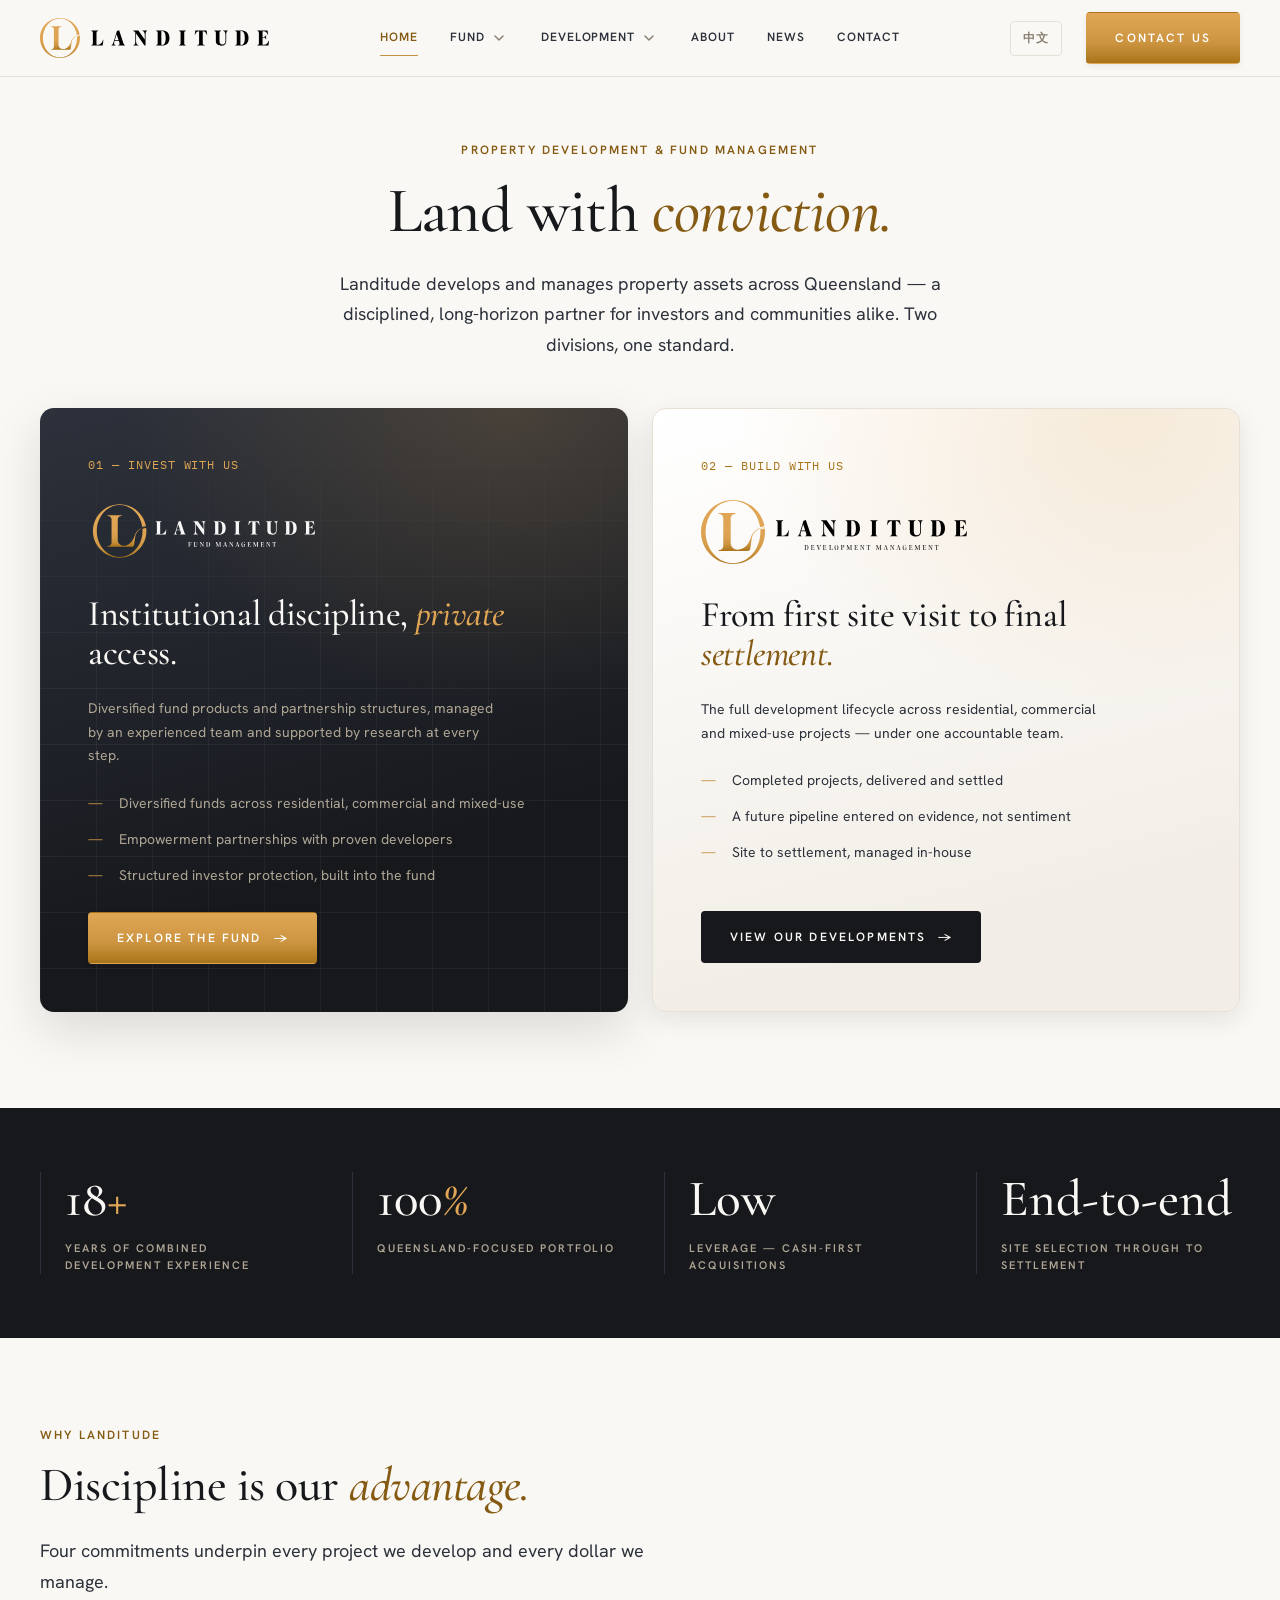
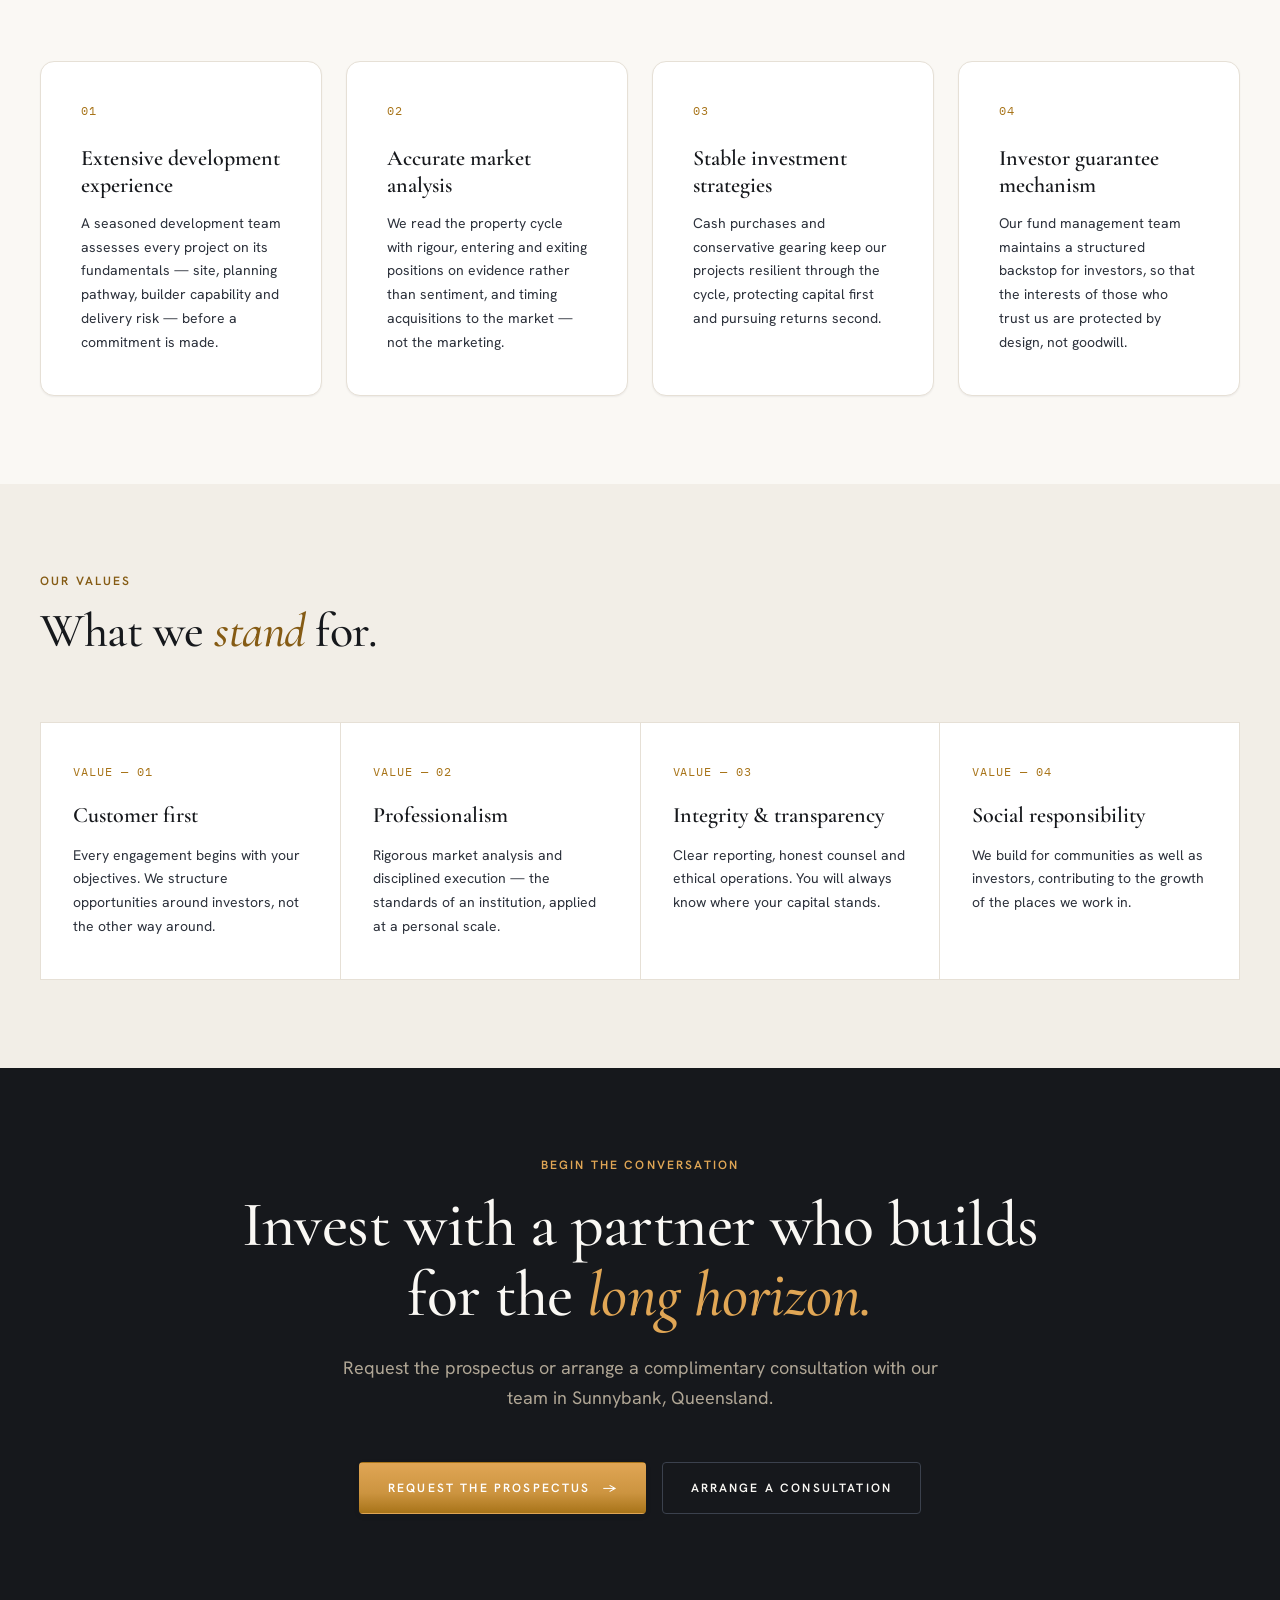
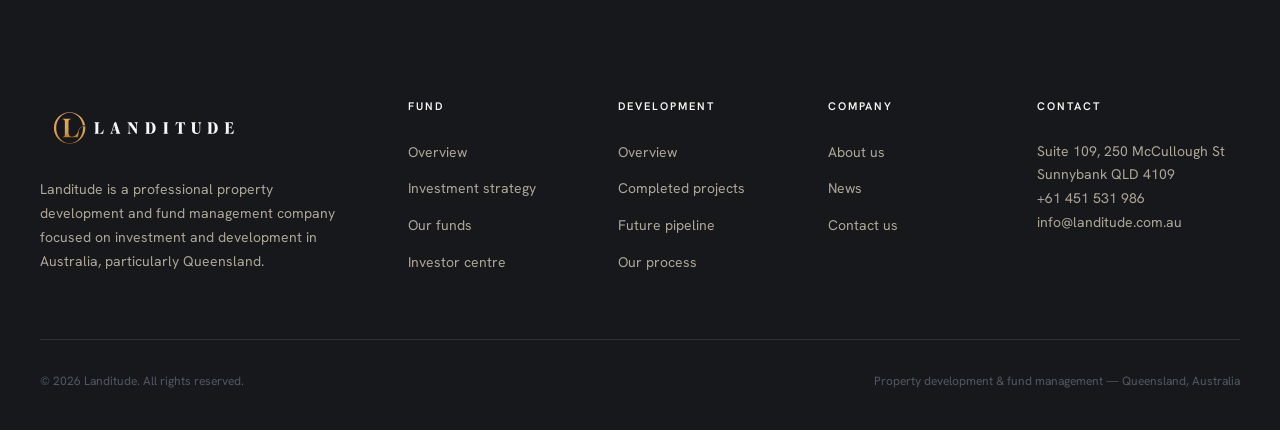
<file: index.html>
<!DOCTYPE html>
<html lang="en-AU">
<head>
  <meta charset="UTF-8">
  <meta name="viewport" content="width=device-width, initial-scale=1.0">
  <title>Landitude — Property Development &amp; Fund Management</title>
  <meta name="description" content="Landitude develops and manages property assets across Queensland — a disciplined, long-horizon partner for investors and communities alike.">
  <link rel="icon" type="image/svg+xml" href="/assets/logos/landitude-icon.svg">
  <link rel="icon" type="image/png" href="/assets/favicon.png">
  <link rel="stylesheet" href="/css/styles.css">
</head>
<body>

  <header class="site-header">
    <div class="container site-header__inner">
      <a class="site-header__logo" href="/index.html" aria-label="Landitude — home">
        <img src="/assets/logos/landitude-landscape-colour.svg" alt="Landitude — Fund &amp; Development">
      </a>
      <nav class="site-nav" id="site-nav" aria-label="Primary">
        <a href="/index.html" class="is-active">Home</a>
        <div class="site-nav__group">
          <div class="site-nav__top">
            <a href="/fund/index.html">Fund</a>
            <button class="site-nav__caret" type="button" aria-expanded="false" aria-label="Toggle Fund menu">
              <svg viewBox="0 0 10 6" width="10" height="6" aria-hidden="true" focusable="false"><path d="M1 1l4 4 4-4" fill="none" stroke="currentColor" stroke-width="1.5" stroke-linecap="round" stroke-linejoin="round"/></svg>
            </button>
          </div>
          <div class="site-nav__submenu">
            <a href="/fund/index.html">Overview</a>
            <a href="/fund/strategy.html">Investment strategy</a>
            <a href="/fund/funds.html">Our funds</a>
            <a href="/fund/investors.html">Investor centre</a>
          </div>
        </div>
        <div class="site-nav__group">
          <div class="site-nav__top">
            <a href="/development/index.html">Development</a>
            <button class="site-nav__caret" type="button" aria-expanded="false" aria-label="Toggle Development menu">
              <svg viewBox="0 0 10 6" width="10" height="6" aria-hidden="true" focusable="false"><path d="M1 1l4 4 4-4" fill="none" stroke="currentColor" stroke-width="1.5" stroke-linecap="round" stroke-linejoin="round"/></svg>
            </button>
          </div>
          <div class="site-nav__submenu">
            <a href="/development/index.html">Overview</a>
            <a href="/development/projects.html">Completed projects</a>
            <a href="/development/pipeline.html">Future pipeline</a>
            <a href="/development/process.html">Our process</a>
          </div>
        </div>
        <a href="/about.html">About</a>
        <a href="/news.html">News</a>
        <a href="/contact.html">Contact</a>
      </nav>
      <div class="site-header__actions">
        <button class="lang-toggle" type="button" title="切换到中文 (coming soon)">中文</button>
        <a class="btn btn--gold" href="/contact.html">Contact us</a>
        <button class="nav-toggle" type="button" aria-controls="site-nav" aria-expanded="false" aria-label="Toggle navigation">
          <span></span><span></span><span></span>
        </button>
      </div>
    </div>
  </header>

  <main>

    <!-- Choose your path: Fund or Development -->
    <section class="pillars">
      <div class="container">
        <div class="pillars__intro">
          <span class="eyebrow">Property development &amp; fund management</span>
          <h1 class="display display--xl">Land with <em>conviction.</em></h1>
          <p class="lede">Landitude develops and manages property assets across Queensland — a disciplined, long-horizon partner for investors and communities alike. Two divisions, one standard.</p>
        </div>
        <div class="pillars__grid">
          <a class="pillar pillar--fund reveal" href="/fund/index.html">
            <span class="pillar__caption">01 — Invest with us</span>
            <img class="pillar__logo" src="/assets/logos/fund-landscape-white-colour.svg" alt="Landitude Fund Management">
            <h2 class="display display--md">Institutional discipline, <em>private</em> access.</h2>
            <p>Diversified fund products and partnership structures, managed by an experienced team and supported by research at every step.</p>
            <ul class="feature-list">
              <li>Diversified funds across residential, commercial and mixed-use</li>
              <li>Empowerment partnerships with proven developers</li>
              <li>Structured investor protection, built into the fund</li>
            </ul>
            <span class="btn btn--gold">Explore the fund <span class="arrow">→</span></span>
          </a>
          <a class="pillar pillar--development reveal" href="/development/index.html">
            <span class="pillar__caption">02 — Build with us</span>
            <img class="pillar__logo" src="/assets/logos/landitude-landscape-colour-tagline.svg" alt="Landitude Development Management">
            <h2 class="display display--md">From first site visit to final <em>settlement.</em></h2>
            <p>The full development lifecycle across residential, commercial and mixed-use projects — under one accountable team.</p>
            <ul class="feature-list">
              <li>Completed projects, delivered and settled</li>
              <li>A future pipeline entered on evidence, not sentiment</li>
              <li>Site to settlement, managed in-house</li>
            </ul>
            <span class="btn btn--dark">View our developments <span class="arrow">→</span></span>
          </a>
        </div>
      </div>
    </section>

    <!-- Stat band -->
    <section class="section--dark stat-band" aria-label="Landitude at a glance">
      <div class="container">
        <div class="stat-band__grid">
          <div class="stat reveal">
            <div class="stat__value">18<em>+</em></div>
            <div class="stat__label">Years of combined development experience</div>
          </div>
          <div class="stat reveal">
            <div class="stat__value">100<em>%</em></div>
            <div class="stat__label">Queensland-focused portfolio</div>
          </div>
          <div class="stat reveal">
            <div class="stat__value">Low</div>
            <div class="stat__label">Leverage — cash-first acquisitions</div>
          </div>
          <div class="stat reveal">
            <div class="stat__value">End-to-end</div>
            <div class="stat__label">Site selection through to settlement</div>
          </div>
        </div>
      </div>
    </section>

    <!-- Advantages -->
    <section class="section">
      <div class="container">
        <div class="section-head">
          <span class="eyebrow">Why Landitude</span>
          <h2 class="display display--lg">Discipline is our <em>advantage.</em></h2>
          <p class="lede">Four commitments underpin every project we develop and every dollar we manage.</p>
        </div>
        <div class="grid-4">
          <article class="card reveal">
            <span class="card__index">01</span>
            <h3 class="card__title">Extensive development experience</h3>
            <p class="card__body">A seasoned development team assesses every project on its fundamentals — site, planning pathway, builder capability and delivery risk — before a commitment is made.</p>
          </article>
          <article class="card reveal">
            <span class="card__index">02</span>
            <h3 class="card__title">Accurate market analysis</h3>
            <p class="card__body">We read the property cycle with rigour, entering and exiting positions on evidence rather than sentiment, and timing acquisitions to the market — not the marketing.</p>
          </article>
          <article class="card reveal">
            <span class="card__index">03</span>
            <h3 class="card__title">Stable investment strategies</h3>
            <p class="card__body">Cash purchases and conservative gearing keep our projects resilient through the cycle, protecting capital first and pursuing returns second.</p>
          </article>
          <article class="card reveal">
            <span class="card__index">04</span>
            <h3 class="card__title">Investor guarantee mechanism</h3>
            <p class="card__body">Our fund management team maintains a structured backstop for investors, so that the interests of those who trust us are protected by design, not goodwill.</p>
          </article>
        </div>
      </div>
    </section>

    <!-- Values -->
    <section class="section section--sand">
      <div class="container">
        <div class="section-head">
          <span class="eyebrow">Our values</span>
          <h2 class="display display--lg">What we <em>stand</em> for.</h2>
        </div>
        <div class="values-strip">
          <div class="values-strip__item reveal">
            <span class="mono-caption">Value — 01</span>
            <h3>Customer first</h3>
            <p>Every engagement begins with your objectives. We structure opportunities around investors, not the other way around.</p>
          </div>
          <div class="values-strip__item reveal">
            <span class="mono-caption">Value — 02</span>
            <h3>Professionalism</h3>
            <p>Rigorous market analysis and disciplined execution — the standards of an institution, applied at a personal scale.</p>
          </div>
          <div class="values-strip__item reveal">
            <span class="mono-caption">Value — 03</span>
            <h3>Integrity &amp; transparency</h3>
            <p>Clear reporting, honest counsel and ethical operations. You will always know where your capital stands.</p>
          </div>
          <div class="values-strip__item reveal">
            <span class="mono-caption">Value — 04</span>
            <h3>Social responsibility</h3>
            <p>We build for communities as well as investors, contributing to the growth of the places we work in.</p>
          </div>
        </div>
      </div>
    </section>

    <!-- CTA band -->
    <section class="section section--dark cta-band">
      <div class="container container--md">
        <span class="eyebrow">Begin the conversation</span>
        <h2 class="display display--xl">Invest with a partner who builds for the <em>long horizon.</em></h2>
        <p class="lede">Request the prospectus or arrange a complimentary consultation with our team in Sunnybank, Queensland.</p>
        <div class="cta-band__actions">
          <a class="btn btn--gold" href="/contact.html">Request the prospectus <span class="arrow">→</span></a>
          <a class="btn btn--ghost" href="/contact.html">Arrange a consultation</a>
        </div>
      </div>
    </section>

  </main>

  <footer class="site-footer">
    <div class="container">
      <div class="site-footer__grid">
        <div class="site-footer__brand">
          <img src="/assets/logos/landitude-landscape-white-colour.svg" alt="Landitude — Fund &amp; Development">
          <p>Landitude is a professional property development and fund management company focused on investment and development in Australia, particularly Queensland.</p>
        </div>
        <div>
          <h4>Fund</h4>
          <ul>
            <li><a href="/fund/index.html">Overview</a></li>
            <li><a href="/fund/strategy.html">Investment strategy</a></li>
            <li><a href="/fund/funds.html">Our funds</a></li>
            <li><a href="/fund/investors.html">Investor centre</a></li>
          </ul>
        </div>
        <div>
          <h4>Development</h4>
          <ul>
            <li><a href="/development/index.html">Overview</a></li>
            <li><a href="/development/projects.html">Completed projects</a></li>
            <li><a href="/development/pipeline.html">Future pipeline</a></li>
            <li><a href="/development/process.html">Our process</a></li>
          </ul>
        </div>
        <div>
          <h4>Company</h4>
          <ul>
            <li><a href="/about.html">About us</a></li>
            <li><a href="/news.html">News</a></li>
            <li><a href="/contact.html">Contact us</a></li>
          </ul>
        </div>
        <div>
          <h4>Contact</h4>
          <address>
            Suite 109, 250 McCullough St<br>
            Sunnybank QLD 4109<br>
            <a href="tel:+61451531986">+61 451 531 986</a><br>
            <a href="mailto:info@landitude.com.au">info@landitude.com.au</a>
          </address>
        </div>
      </div>
      <div class="site-footer__legal">
        <span>© 2026 Landitude. All rights reserved.</span>
        <span>Property development &amp; fund management — Queensland, Australia</span>
      </div>
    </div>
  </footer>

  <script src="/js/main.js"></script>
</body>
</html>
</file>
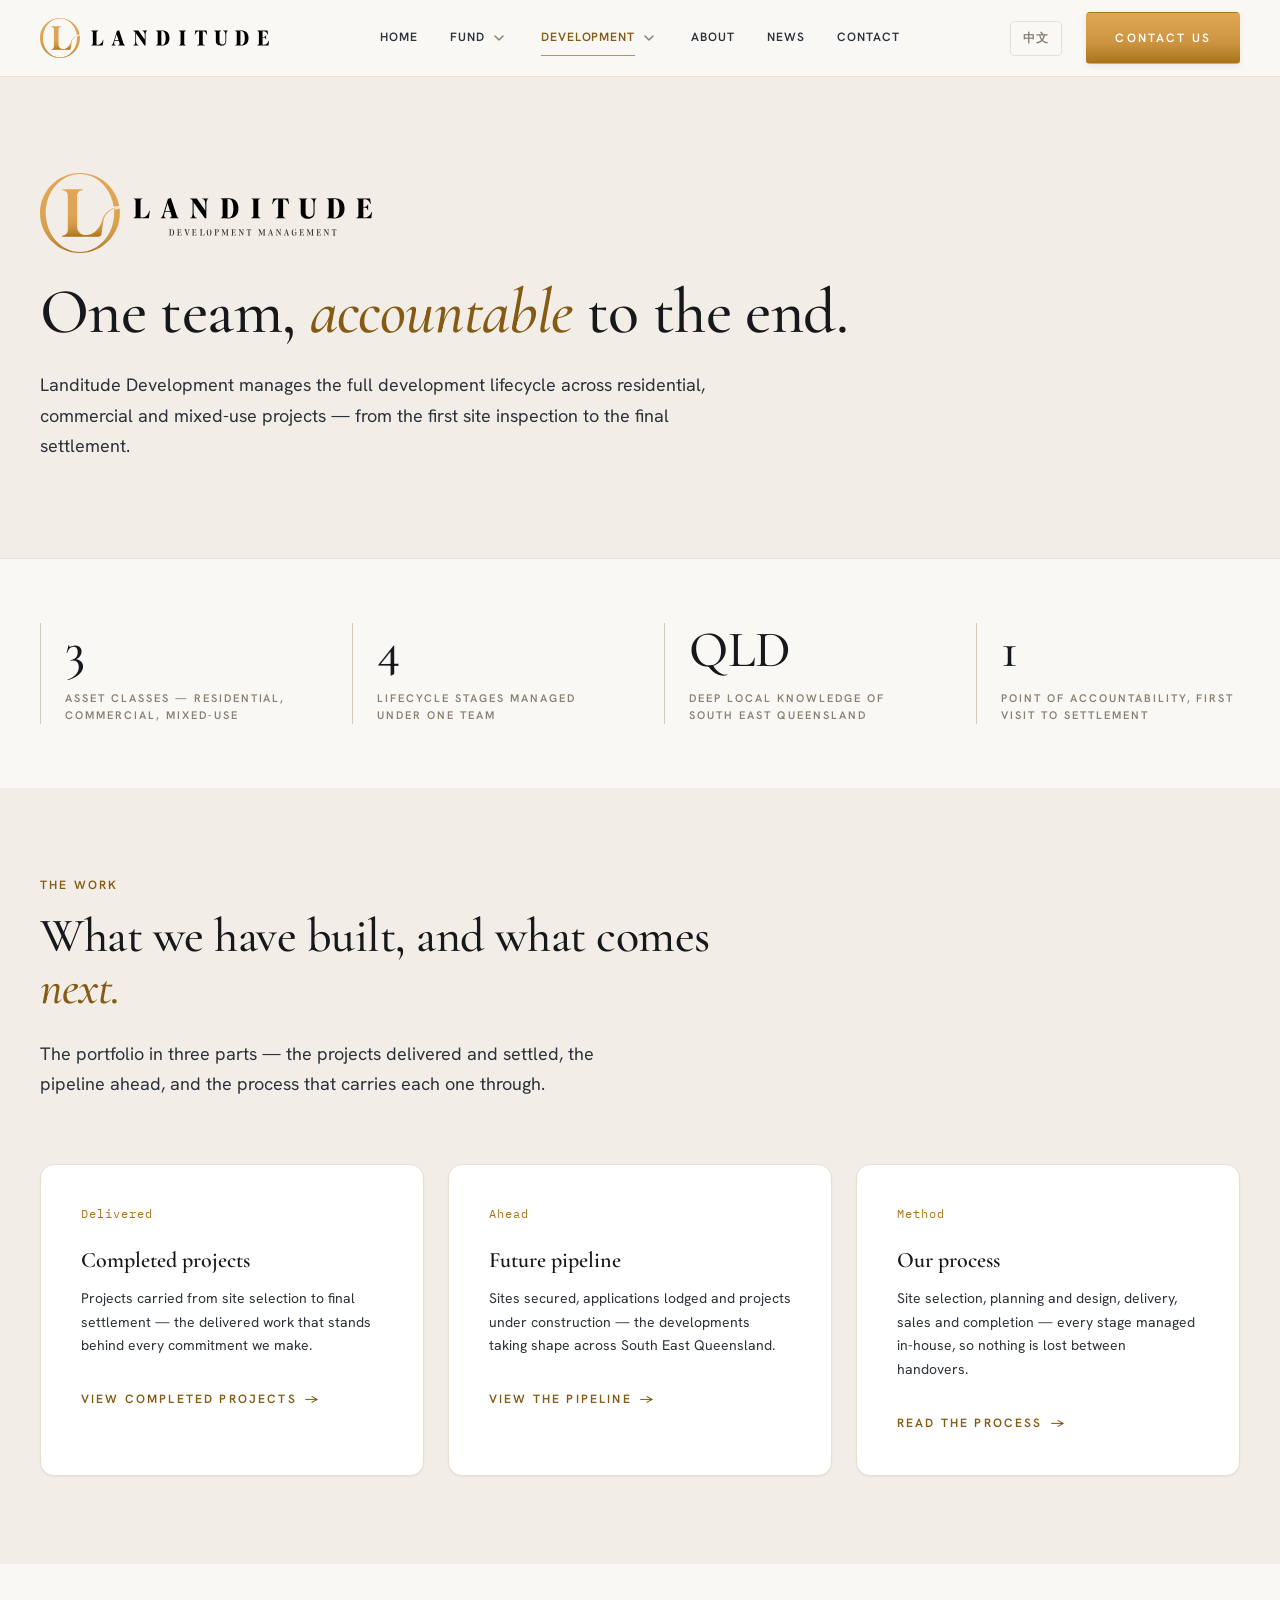
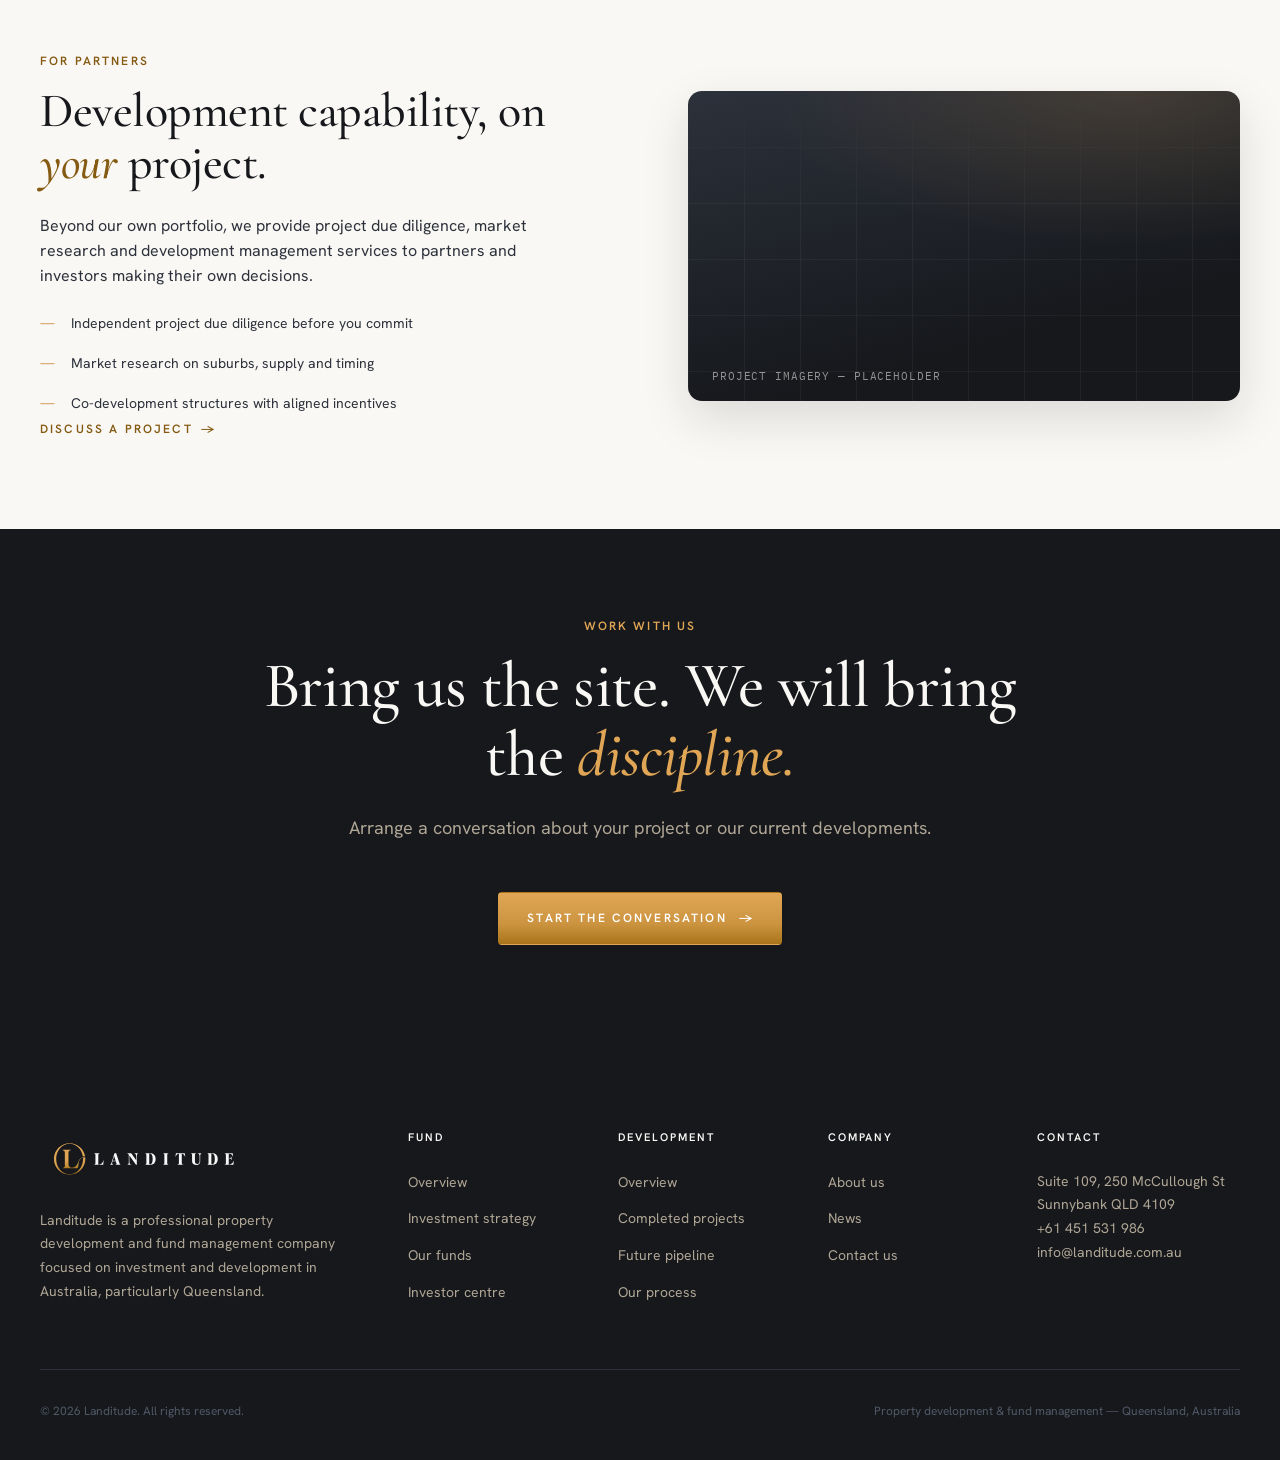
<file: development/index.html>
<!DOCTYPE html>
<html lang="en-AU">
<head>
  <meta charset="UTF-8">
  <meta name="viewport" content="width=device-width, initial-scale=1.0">
  <title>Development Overview — Landitude</title>
  <meta name="description" content="Landitude Development manages the full development lifecycle across residential, commercial and mixed-use projects — site selection, planning, delivery and sales under one accountable team.">
  <link rel="icon" type="image/svg+xml" href="/assets/logos/landitude-icon.svg">
  <link rel="icon" type="image/png" href="/assets/favicon.png">
  <link rel="stylesheet" href="/css/styles.css">
</head>
<body>

  <header class="site-header">
    <div class="container site-header__inner">
      <a class="site-header__logo" href="/index.html" aria-label="Landitude — home">
        <img src="/assets/logos/landitude-landscape-colour.svg" alt="Landitude — Fund &amp; Development">
      </a>
      <nav class="site-nav" id="site-nav" aria-label="Primary">
        <a href="/index.html">Home</a>
        <div class="site-nav__group">
          <div class="site-nav__top">
            <a href="/fund/index.html">Fund</a>
            <button class="site-nav__caret" type="button" aria-expanded="false" aria-label="Toggle Fund menu">
              <svg viewBox="0 0 10 6" width="10" height="6" aria-hidden="true" focusable="false"><path d="M1 1l4 4 4-4" fill="none" stroke="currentColor" stroke-width="1.5" stroke-linecap="round" stroke-linejoin="round"/></svg>
            </button>
          </div>
          <div class="site-nav__submenu">
            <a href="/fund/index.html">Overview</a>
            <a href="/fund/strategy.html">Investment strategy</a>
            <a href="/fund/funds.html">Our funds</a>
            <a href="/fund/investors.html">Investor centre</a>
          </div>
        </div>
        <div class="site-nav__group">
          <div class="site-nav__top">
            <a href="/development/index.html" class="is-active">Development</a>
            <button class="site-nav__caret" type="button" aria-expanded="false" aria-label="Toggle Development menu">
              <svg viewBox="0 0 10 6" width="10" height="6" aria-hidden="true" focusable="false"><path d="M1 1l4 4 4-4" fill="none" stroke="currentColor" stroke-width="1.5" stroke-linecap="round" stroke-linejoin="round"/></svg>
            </button>
          </div>
          <div class="site-nav__submenu">
            <a href="/development/index.html" class="is-active">Overview</a>
            <a href="/development/projects.html">Completed projects</a>
            <a href="/development/pipeline.html">Future pipeline</a>
            <a href="/development/process.html">Our process</a>
          </div>
        </div>
        <a href="/about.html">About</a>
        <a href="/news.html">News</a>
        <a href="/contact.html">Contact</a>
      </nav>
      <div class="site-header__actions">
        <button class="lang-toggle" type="button" title="切换到中文 (coming soon)">中文</button>
        <a class="btn btn--gold" href="/contact.html">Contact us</a>
        <button class="nav-toggle" type="button" aria-controls="site-nav" aria-expanded="false" aria-label="Toggle navigation">
          <span></span><span></span><span></span>
        </button>
      </div>
    </div>
  </header>

  <main>

    <!-- Page hero -->
    <section class="page-hero">
      <div class="container">
        <img class="page-hero__brand" src="/assets/logos/landitude-landscape-colour-tagline.svg" alt="Landitude Development Management">
        <h1 class="display display--xl">One team, <em>accountable</em> to the end.</h1>
        <p class="lede">Landitude Development manages the full development lifecycle across residential, commercial and mixed-use projects — from the first site inspection to the final settlement.</p>
      </div>
    </section>

    <!-- Capability stats -->
    <section class="section stat-band stat-band--light" aria-label="Development capability">
      <div class="container">
        <div class="stat-band__grid">
          <div class="stat reveal">
            <div class="stat__value">3</div>
            <div class="stat__label">Asset classes — residential, commercial, mixed-use</div>
          </div>
          <div class="stat reveal">
            <div class="stat__value">4</div>
            <div class="stat__label">Lifecycle stages managed under one team</div>
          </div>
          <div class="stat reveal">
            <div class="stat__value">QLD</div>
            <div class="stat__label">Deep local knowledge of South East Queensland</div>
          </div>
          <div class="stat reveal">
            <div class="stat__value">1</div>
            <div class="stat__label">Point of accountability, first visit to settlement</div>
          </div>
        </div>
      </div>
    </section>

    <!-- The work -->
    <section class="section section--sand">
      <div class="container">
        <div class="section-head">
          <span class="eyebrow">The work</span>
          <h2 class="display display--lg">What we have built, and what comes <em>next.</em></h2>
          <p class="lede">The portfolio in three parts — the projects delivered and settled, the pipeline ahead, and the process that carries each one through.</p>
        </div>
        <div class="grid-3">
          <article class="card reveal">
            <span class="card__index">Delivered</span>
            <h3 class="card__title">Completed projects</h3>
            <p class="card__body">Projects carried from site selection to final settlement — the delivered work that stands behind every commitment we make.</p>
            <a class="link-arrow" href="/development/projects.html">View completed projects <span class="arrow">→</span></a>
          </article>
          <article class="card reveal">
            <span class="card__index">Ahead</span>
            <h3 class="card__title">Future pipeline</h3>
            <p class="card__body">Sites secured, applications lodged and projects under construction — the developments taking shape across South East Queensland.</p>
            <a class="link-arrow" href="/development/pipeline.html">View the pipeline <span class="arrow">→</span></a>
          </article>
          <article class="card reveal">
            <span class="card__index">Method</span>
            <h3 class="card__title">Our process</h3>
            <p class="card__body">Site selection, planning and design, delivery, sales and completion — every stage managed in-house, so nothing is lost between handovers.</p>
            <a class="link-arrow" href="/development/process.html">Read the process <span class="arrow">→</span></a>
          </article>
        </div>
      </div>
    </section>

    <!-- Partnership two-up -->
    <section class="section">
      <div class="container">
        <div class="two-up">
          <div class="two-up__content reveal">
            <span class="eyebrow">For partners</span>
            <h2 class="display display--lg">Development capability, on <em>your</em> project.</h2>
            <p>Beyond our own portfolio, we provide project due diligence, market research and development management services to partners and investors making their own decisions.</p>
            <ul class="feature-list">
              <li>Independent project due diligence before you commit</li>
              <li>Market research on suburbs, supply and timing</li>
              <li>Co-development structures with aligned incentives</li>
            </ul>
            <a class="link-arrow" href="/contact.html">Discuss a project <span class="arrow">→</span></a>
          </div>
          <div class="two-up__media reveal">
            <figure class="placeholder-panel placeholder-panel--wide">
              <figcaption class="placeholder-panel__label">Project imagery — placeholder</figcaption>
            </figure>
          </div>
        </div>
      </div>
    </section>

    <!-- CTA band -->
    <section class="section section--dark cta-band">
      <div class="container container--md">
        <span class="eyebrow">Work with us</span>
        <h2 class="display display--xl">Bring us the site. We will bring the <em>discipline.</em></h2>
        <p class="lede">Arrange a conversation about your project or our current developments.</p>
        <div class="cta-band__actions">
          <a class="btn btn--gold" href="/contact.html">Start the conversation <span class="arrow">→</span></a>
        </div>
      </div>
    </section>

  </main>

  <footer class="site-footer">
    <div class="container">
      <div class="site-footer__grid">
        <div class="site-footer__brand">
          <img src="/assets/logos/landitude-landscape-white-colour.svg" alt="Landitude — Fund &amp; Development">
          <p>Landitude is a professional property development and fund management company focused on investment and development in Australia, particularly Queensland.</p>
        </div>
        <div>
          <h4>Fund</h4>
          <ul>
            <li><a href="/fund/index.html">Overview</a></li>
            <li><a href="/fund/strategy.html">Investment strategy</a></li>
            <li><a href="/fund/funds.html">Our funds</a></li>
            <li><a href="/fund/investors.html">Investor centre</a></li>
          </ul>
        </div>
        <div>
          <h4>Development</h4>
          <ul>
            <li><a href="/development/index.html">Overview</a></li>
            <li><a href="/development/projects.html">Completed projects</a></li>
            <li><a href="/development/pipeline.html">Future pipeline</a></li>
            <li><a href="/development/process.html">Our process</a></li>
          </ul>
        </div>
        <div>
          <h4>Company</h4>
          <ul>
            <li><a href="/about.html">About us</a></li>
            <li><a href="/news.html">News</a></li>
            <li><a href="/contact.html">Contact us</a></li>
          </ul>
        </div>
        <div>
          <h4>Contact</h4>
          <address>
            Suite 109, 250 McCullough St<br>
            Sunnybank QLD 4109<br>
            <a href="tel:+61451531986">+61 451 531 986</a><br>
            <a href="mailto:info@landitude.com.au">info@landitude.com.au</a>
          </address>
        </div>
      </div>
      <div class="site-footer__legal">
        <span>© 2026 Landitude. All rights reserved.</span>
        <span>Property development &amp; fund management — Queensland, Australia</span>
      </div>
    </div>
  </footer>

  <script src="/js/main.js"></script>
</body>
</html>
</file>
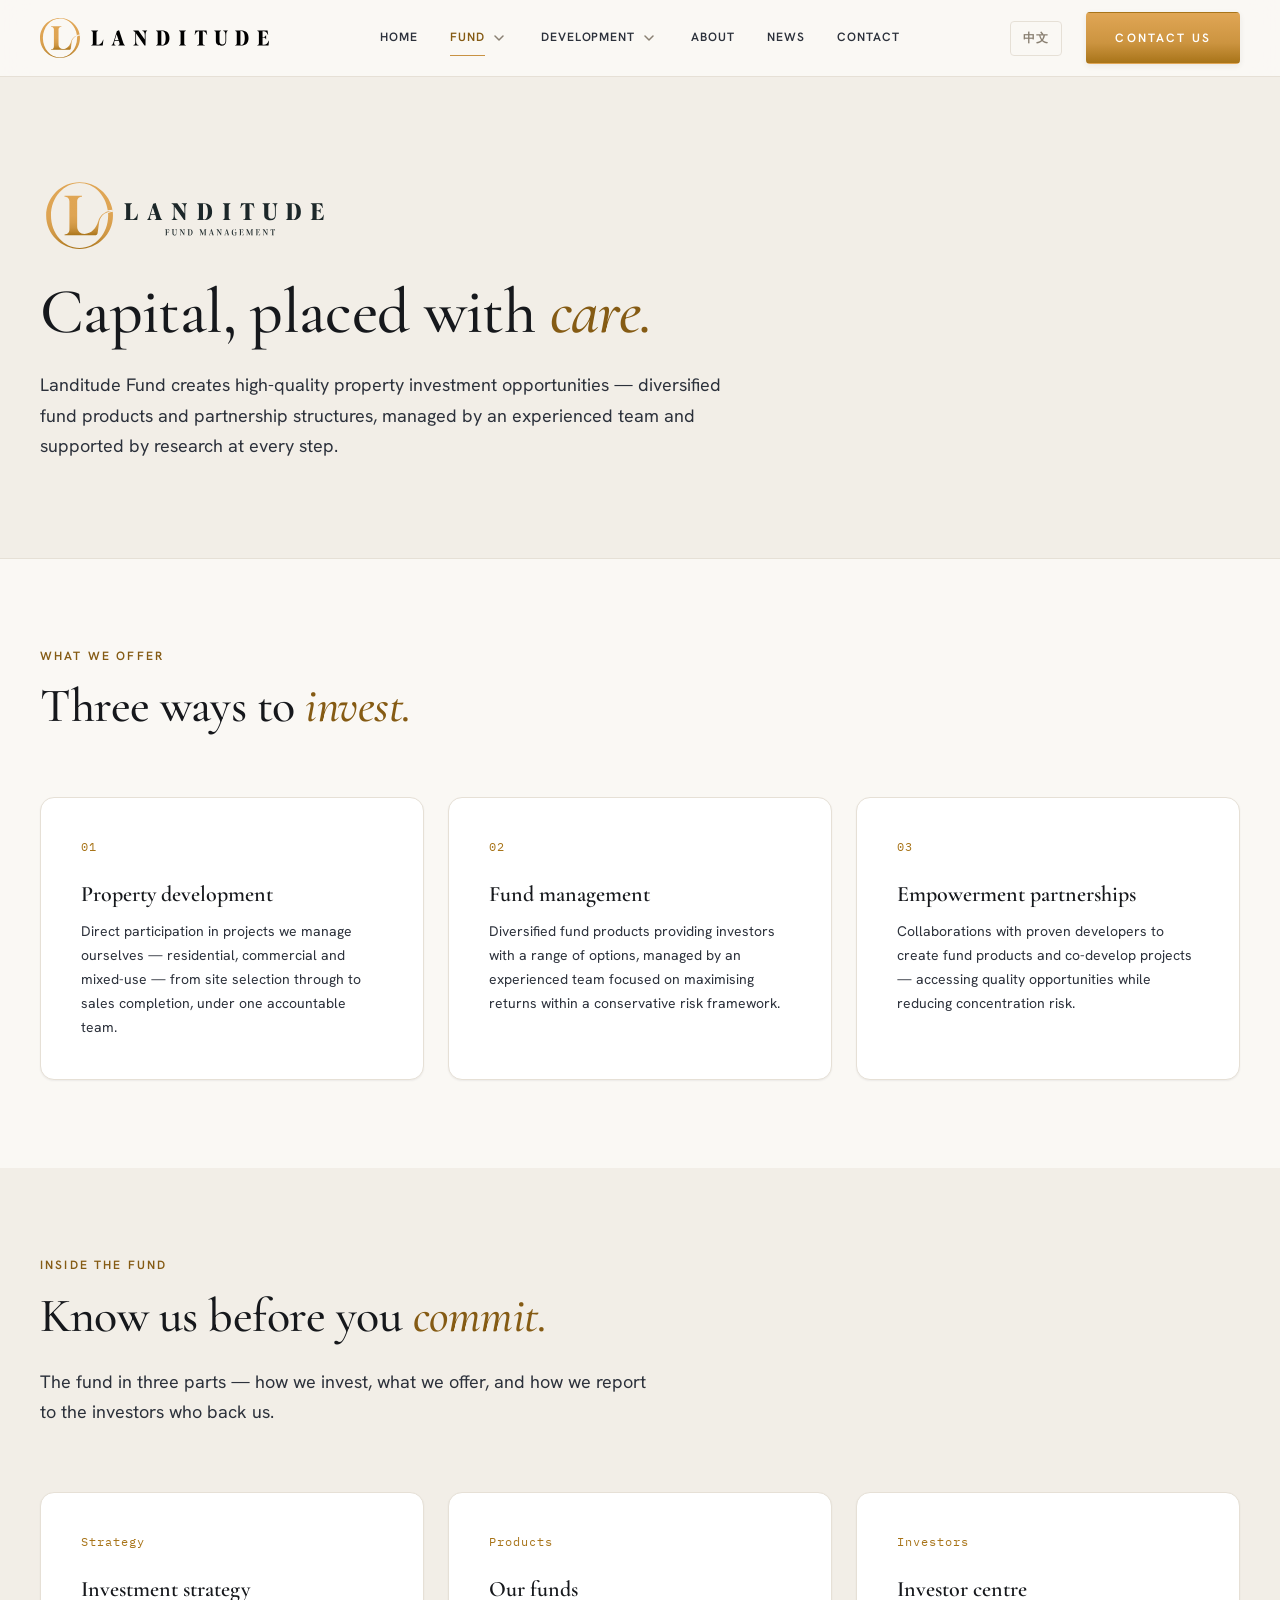
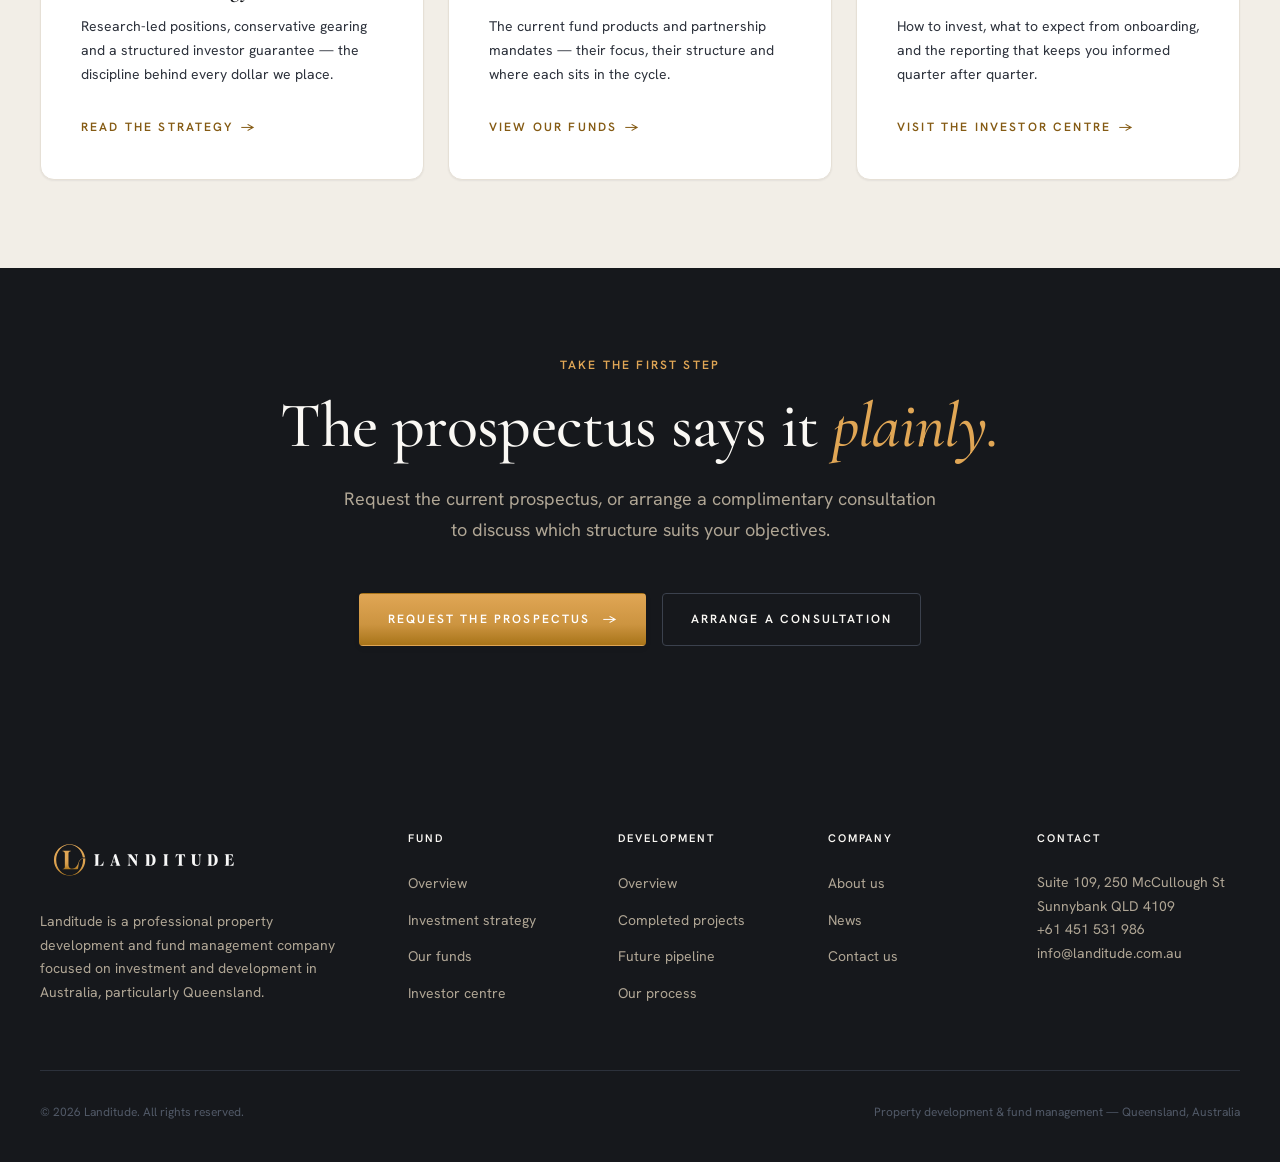
<file: fund/index.html>
<!DOCTYPE html>
<html lang="en-AU">
<head>
  <meta charset="UTF-8">
  <meta name="viewport" content="width=device-width, initial-scale=1.0">
  <title>Fund Overview — Landitude</title>
  <meta name="description" content="Landitude Fund creates high-quality property investment opportunities — diversified fund products, empowerment partnerships and research-backed due diligence.">
  <link rel="icon" type="image/svg+xml" href="/assets/logos/landitude-icon.svg">
  <link rel="icon" type="image/png" href="/assets/favicon.png">
  <link rel="stylesheet" href="/css/styles.css">
</head>
<body>

  <header class="site-header">
    <div class="container site-header__inner">
      <a class="site-header__logo" href="/index.html" aria-label="Landitude — home">
        <img src="/assets/logos/landitude-landscape-colour.svg" alt="Landitude — Fund &amp; Development">
      </a>
      <nav class="site-nav" id="site-nav" aria-label="Primary">
        <a href="/index.html">Home</a>
        <div class="site-nav__group">
          <div class="site-nav__top">
            <a href="/fund/index.html" class="is-active">Fund</a>
            <button class="site-nav__caret" type="button" aria-expanded="false" aria-label="Toggle Fund menu">
              <svg viewBox="0 0 10 6" width="10" height="6" aria-hidden="true" focusable="false"><path d="M1 1l4 4 4-4" fill="none" stroke="currentColor" stroke-width="1.5" stroke-linecap="round" stroke-linejoin="round"/></svg>
            </button>
          </div>
          <div class="site-nav__submenu">
            <a href="/fund/index.html" class="is-active">Overview</a>
            <a href="/fund/strategy.html">Investment strategy</a>
            <a href="/fund/funds.html">Our funds</a>
            <a href="/fund/investors.html">Investor centre</a>
          </div>
        </div>
        <div class="site-nav__group">
          <div class="site-nav__top">
            <a href="/development/index.html">Development</a>
            <button class="site-nav__caret" type="button" aria-expanded="false" aria-label="Toggle Development menu">
              <svg viewBox="0 0 10 6" width="10" height="6" aria-hidden="true" focusable="false"><path d="M1 1l4 4 4-4" fill="none" stroke="currentColor" stroke-width="1.5" stroke-linecap="round" stroke-linejoin="round"/></svg>
            </button>
          </div>
          <div class="site-nav__submenu">
            <a href="/development/index.html">Overview</a>
            <a href="/development/projects.html">Completed projects</a>
            <a href="/development/pipeline.html">Future pipeline</a>
            <a href="/development/process.html">Our process</a>
          </div>
        </div>
        <a href="/about.html">About</a>
        <a href="/news.html">News</a>
        <a href="/contact.html">Contact</a>
      </nav>
      <div class="site-header__actions">
        <button class="lang-toggle" type="button" title="切换到中文 (coming soon)">中文</button>
        <a class="btn btn--gold" href="/contact.html">Contact us</a>
        <button class="nav-toggle" type="button" aria-controls="site-nav" aria-expanded="false" aria-label="Toggle navigation">
          <span></span><span></span><span></span>
        </button>
      </div>
    </div>
  </header>

  <main>

    <!-- Page hero -->
    <section class="page-hero">
      <div class="container">
        <img class="page-hero__brand" src="/assets/logos/fund-landscape-colour.svg" alt="Landitude Fund Management">
        <h1 class="display display--xl">Capital, placed with <em>care.</em></h1>
        <p class="lede">Landitude Fund creates high-quality property investment opportunities — diversified fund products and partnership structures, managed by an experienced team and supported by research at every step.</p>
      </div>
    </section>

    <!-- Offerings -->
    <section class="section">
      <div class="container">
        <div class="section-head">
          <span class="eyebrow">What we offer</span>
          <h2 class="display display--lg">Three ways to <em>invest.</em></h2>
        </div>
        <div class="grid-3">
          <article class="card reveal">
            <span class="card__index">01</span>
            <h3 class="card__title">Property development</h3>
            <p class="card__body">Direct participation in projects we manage ourselves — residential, commercial and mixed-use — from site selection through to sales completion, under one accountable team.</p>
          </article>
          <article class="card reveal">
            <span class="card__index">02</span>
            <h3 class="card__title">Fund management</h3>
            <p class="card__body">Diversified fund products providing investors with a range of options, managed by an experienced team focused on maximising returns within a conservative risk framework.</p>
          </article>
          <article class="card reveal">
            <span class="card__index">03</span>
            <h3 class="card__title">Empowerment partnerships</h3>
            <p class="card__body">Collaborations with proven developers to create fund products and co-develop projects — accessing quality opportunities while reducing concentration risk.</p>
          </article>
        </div>
      </div>
    </section>

    <!-- Inside the fund -->
    <section class="section section--sand">
      <div class="container">
        <div class="section-head">
          <span class="eyebrow">Inside the fund</span>
          <h2 class="display display--lg">Know us before you <em>commit.</em></h2>
          <p class="lede">The fund in three parts — how we invest, what we offer, and how we report to the investors who back us.</p>
        </div>
        <div class="grid-3">
          <article class="card reveal">
            <span class="card__index">Strategy</span>
            <h3 class="card__title">Investment strategy</h3>
            <p class="card__body">Research-led positions, conservative gearing and a structured investor guarantee — the discipline behind every dollar we place.</p>
            <a class="link-arrow" href="/fund/strategy.html">Read the strategy <span class="arrow">→</span></a>
          </article>
          <article class="card reveal">
            <span class="card__index">Products</span>
            <h3 class="card__title">Our funds</h3>
            <p class="card__body">The current fund products and partnership mandates — their focus, their structure and where each sits in the cycle.</p>
            <a class="link-arrow" href="/fund/funds.html">View our funds <span class="arrow">→</span></a>
          </article>
          <article class="card reveal">
            <span class="card__index">Investors</span>
            <h3 class="card__title">Investor centre</h3>
            <p class="card__body">How to invest, what to expect from onboarding, and the reporting that keeps you informed quarter after quarter.</p>
            <a class="link-arrow" href="/fund/investors.html">Visit the investor centre <span class="arrow">→</span></a>
          </article>
        </div>
      </div>
    </section>

    <!-- CTA band -->
    <section class="section section--dark cta-band">
      <div class="container container--md">
        <span class="eyebrow">Take the first step</span>
        <h2 class="display display--xl">The prospectus says it <em>plainly.</em></h2>
        <p class="lede">Request the current prospectus, or arrange a complimentary consultation to discuss which structure suits your objectives.</p>
        <div class="cta-band__actions">
          <a class="btn btn--gold" href="/contact.html">Request the prospectus <span class="arrow">→</span></a>
          <a class="btn btn--ghost" href="/contact.html">Arrange a consultation</a>
        </div>
      </div>
    </section>

  </main>

  <footer class="site-footer">
    <div class="container">
      <div class="site-footer__grid">
        <div class="site-footer__brand">
          <img src="/assets/logos/landitude-landscape-white-colour.svg" alt="Landitude — Fund &amp; Development">
          <p>Landitude is a professional property development and fund management company focused on investment and development in Australia, particularly Queensland.</p>
        </div>
        <div>
          <h4>Fund</h4>
          <ul>
            <li><a href="/fund/index.html">Overview</a></li>
            <li><a href="/fund/strategy.html">Investment strategy</a></li>
            <li><a href="/fund/funds.html">Our funds</a></li>
            <li><a href="/fund/investors.html">Investor centre</a></li>
          </ul>
        </div>
        <div>
          <h4>Development</h4>
          <ul>
            <li><a href="/development/index.html">Overview</a></li>
            <li><a href="/development/projects.html">Completed projects</a></li>
            <li><a href="/development/pipeline.html">Future pipeline</a></li>
            <li><a href="/development/process.html">Our process</a></li>
          </ul>
        </div>
        <div>
          <h4>Company</h4>
          <ul>
            <li><a href="/about.html">About us</a></li>
            <li><a href="/news.html">News</a></li>
            <li><a href="/contact.html">Contact us</a></li>
          </ul>
        </div>
        <div>
          <h4>Contact</h4>
          <address>
            Suite 109, 250 McCullough St<br>
            Sunnybank QLD 4109<br>
            <a href="tel:+61451531986">+61 451 531 986</a><br>
            <a href="mailto:info@landitude.com.au">info@landitude.com.au</a>
          </address>
        </div>
      </div>
      <div class="site-footer__legal">
        <span>© 2026 Landitude. All rights reserved.</span>
        <span>Property development &amp; fund management — Queensland, Australia</span>
      </div>
    </div>
  </footer>

  <script src="/js/main.js"></script>
</body>
</html>
</file>
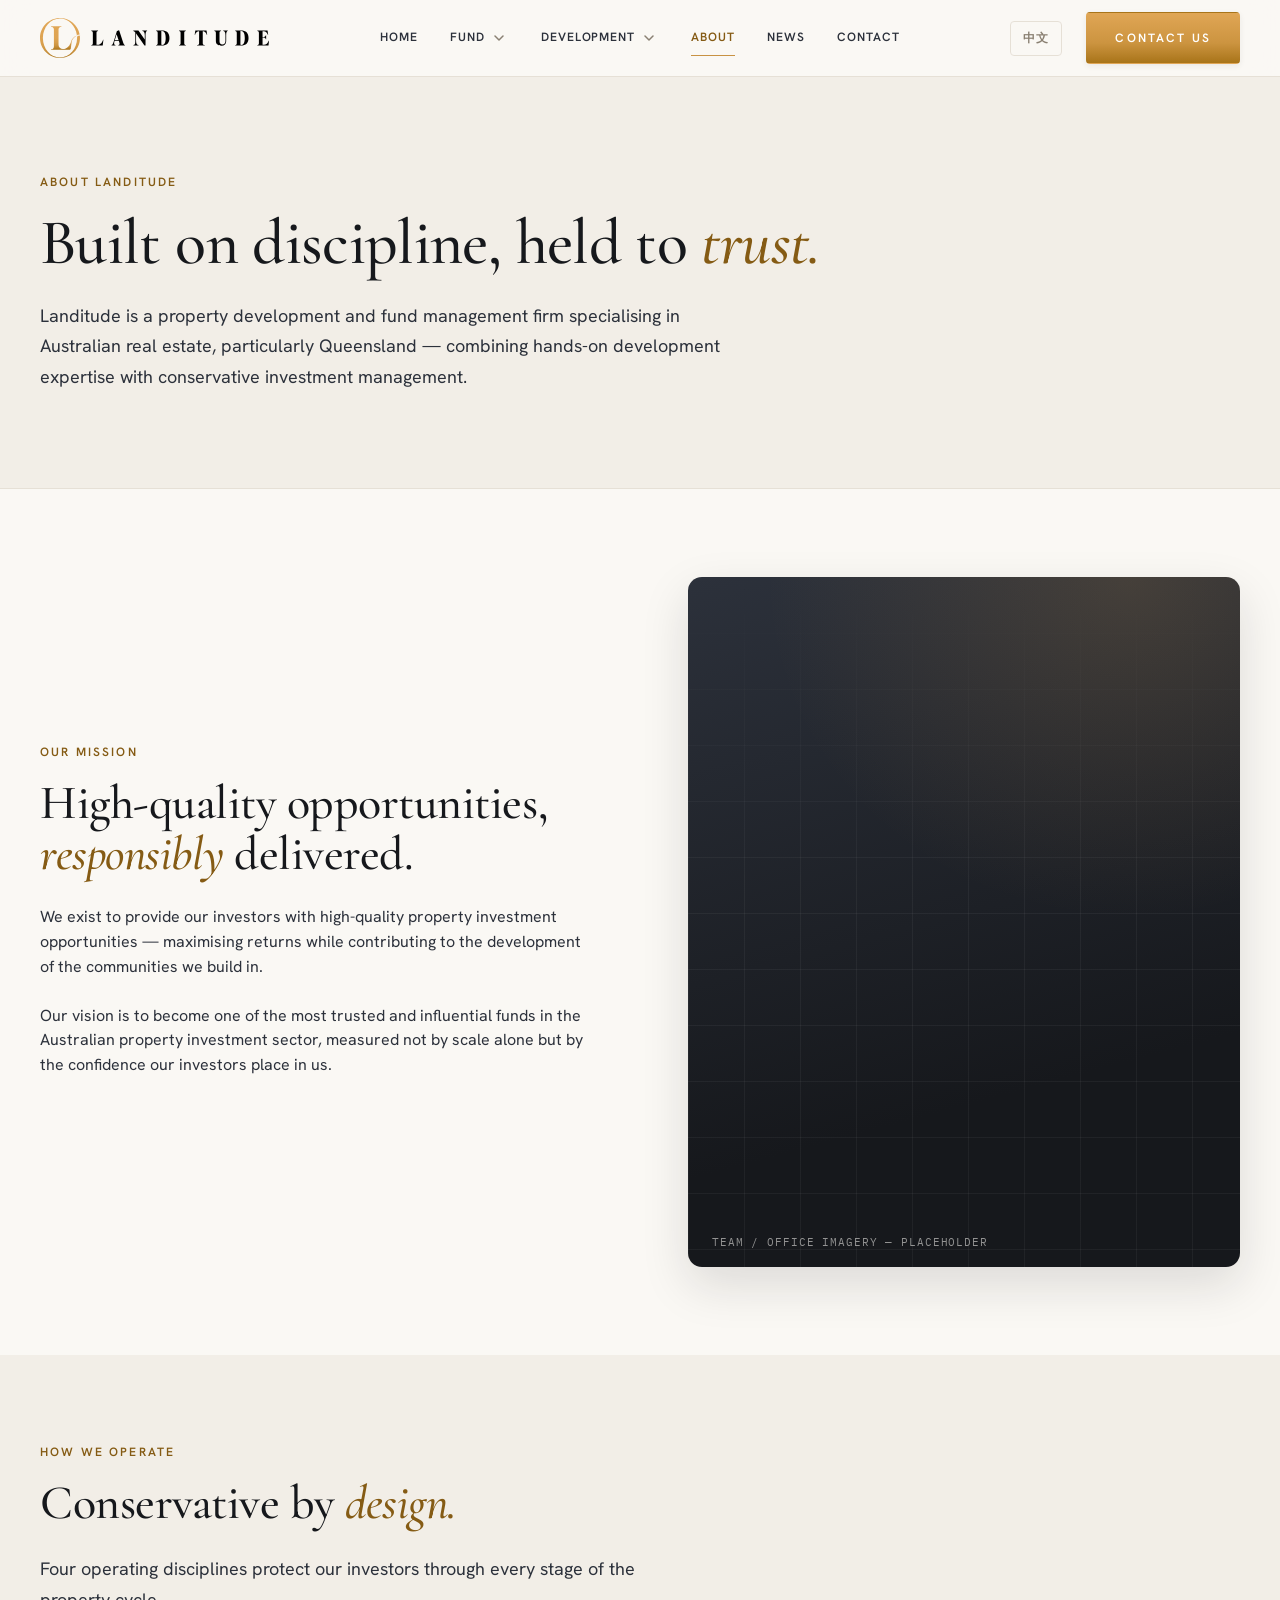
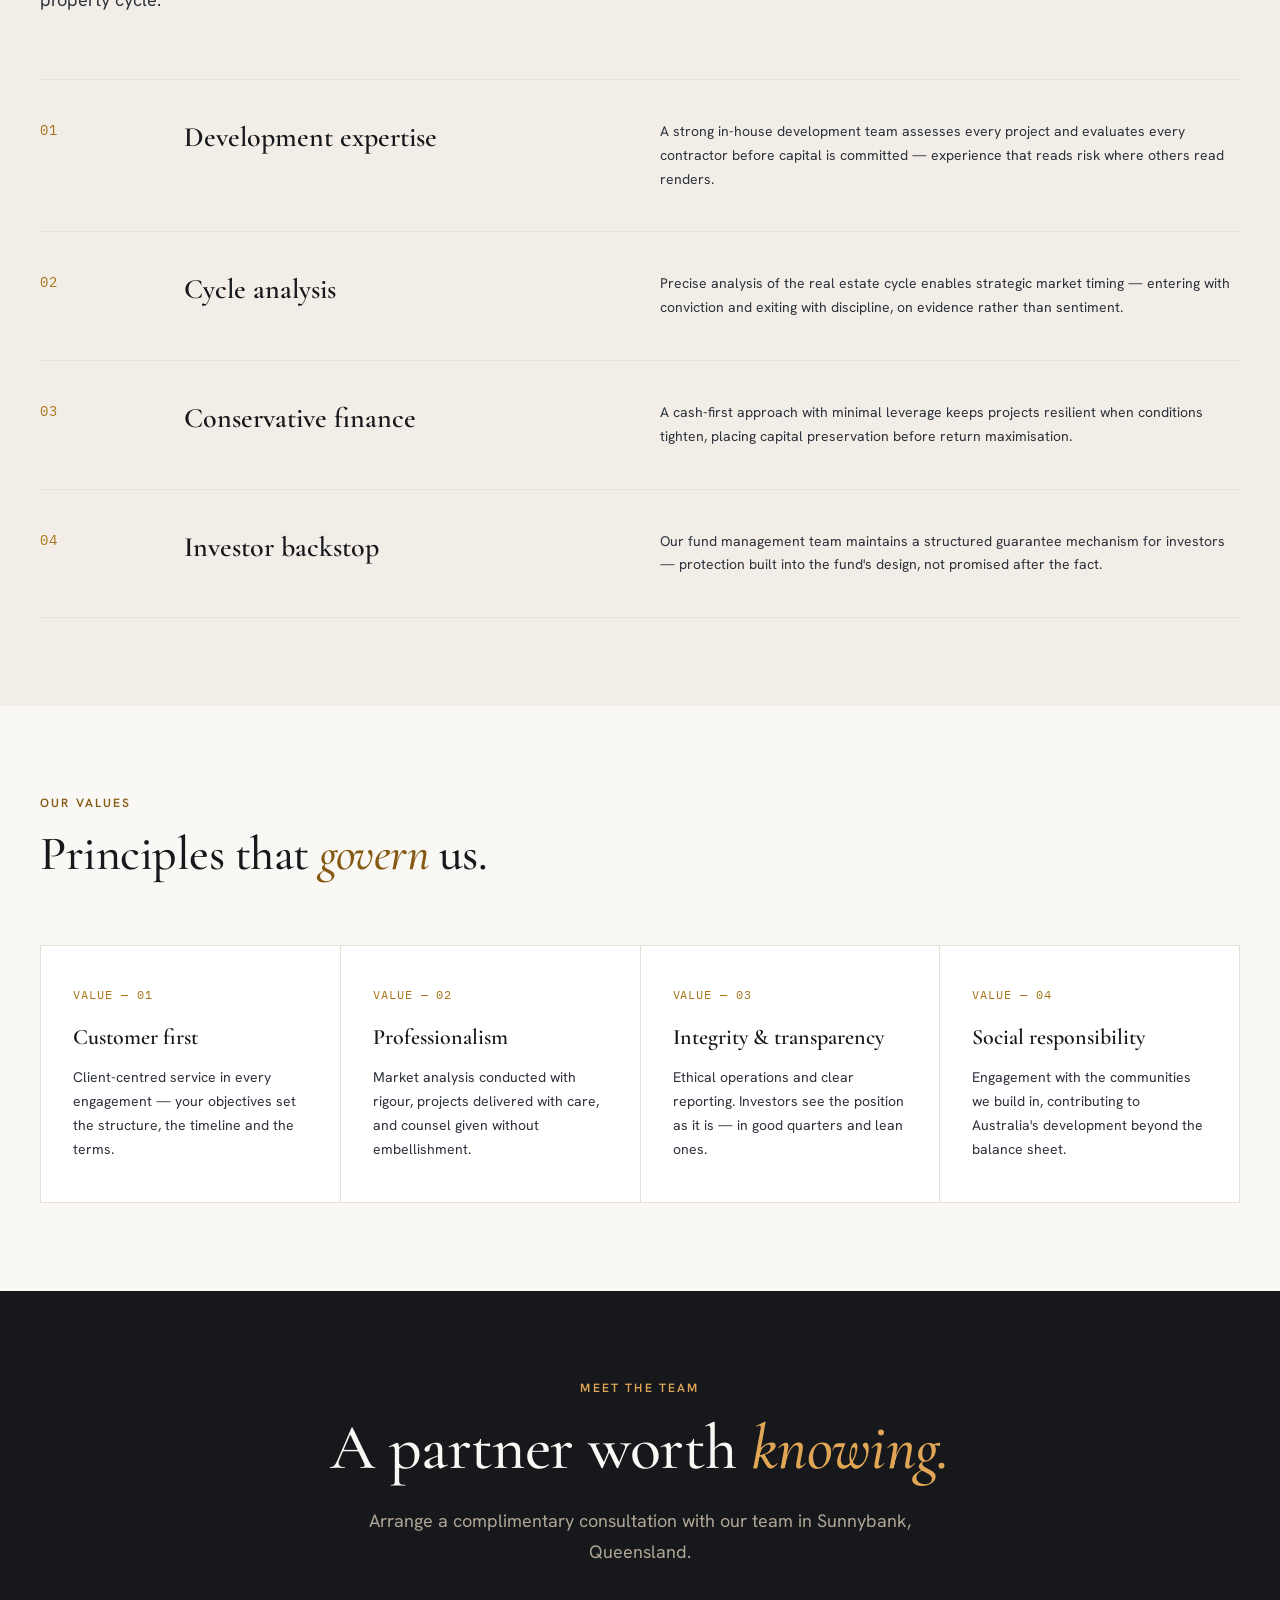
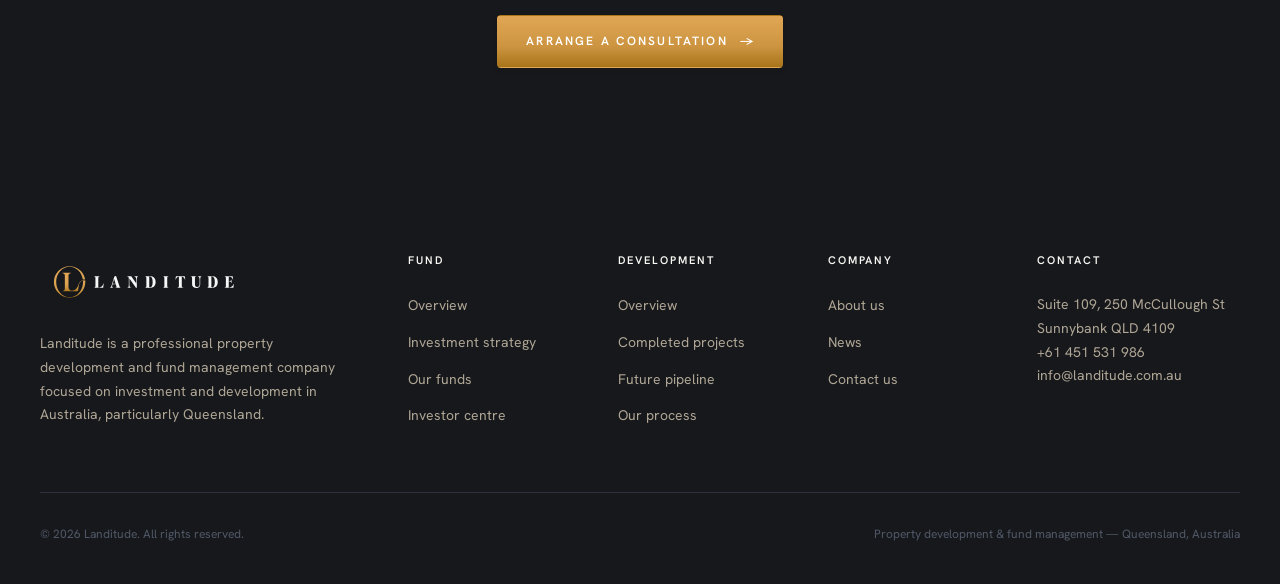
<file: about.html>
<!DOCTYPE html>
<html lang="en-AU">
<head>
  <meta charset="UTF-8">
  <meta name="viewport" content="width=device-width, initial-scale=1.0">
  <title>About Us — Landitude</title>
  <meta name="description" content="Landitude is a property development and fund management firm in Queensland, combining development expertise with disciplined investment management.">
  <link rel="icon" type="image/svg+xml" href="/assets/logos/landitude-icon.svg">
  <link rel="icon" type="image/png" href="/assets/favicon.png">
  <link rel="stylesheet" href="/css/styles.css">
</head>
<body>

  <header class="site-header">
    <div class="container site-header__inner">
      <a class="site-header__logo" href="/index.html" aria-label="Landitude — home">
        <img src="/assets/logos/landitude-landscape-colour.svg" alt="Landitude — Fund &amp; Development">
      </a>
      <nav class="site-nav" id="site-nav" aria-label="Primary">
        <a href="/index.html">Home</a>
        <div class="site-nav__group">
          <div class="site-nav__top">
            <a href="/fund/index.html">Fund</a>
            <button class="site-nav__caret" type="button" aria-expanded="false" aria-label="Toggle Fund menu">
              <svg viewBox="0 0 10 6" width="10" height="6" aria-hidden="true" focusable="false"><path d="M1 1l4 4 4-4" fill="none" stroke="currentColor" stroke-width="1.5" stroke-linecap="round" stroke-linejoin="round"/></svg>
            </button>
          </div>
          <div class="site-nav__submenu">
            <a href="/fund/index.html">Overview</a>
            <a href="/fund/strategy.html">Investment strategy</a>
            <a href="/fund/funds.html">Our funds</a>
            <a href="/fund/investors.html">Investor centre</a>
          </div>
        </div>
        <div class="site-nav__group">
          <div class="site-nav__top">
            <a href="/development/index.html">Development</a>
            <button class="site-nav__caret" type="button" aria-expanded="false" aria-label="Toggle Development menu">
              <svg viewBox="0 0 10 6" width="10" height="6" aria-hidden="true" focusable="false"><path d="M1 1l4 4 4-4" fill="none" stroke="currentColor" stroke-width="1.5" stroke-linecap="round" stroke-linejoin="round"/></svg>
            </button>
          </div>
          <div class="site-nav__submenu">
            <a href="/development/index.html">Overview</a>
            <a href="/development/projects.html">Completed projects</a>
            <a href="/development/pipeline.html">Future pipeline</a>
            <a href="/development/process.html">Our process</a>
          </div>
        </div>
        <a href="/about.html" class="is-active">About</a>
        <a href="/news.html">News</a>
        <a href="/contact.html">Contact</a>
      </nav>
      <div class="site-header__actions">
        <button class="lang-toggle" type="button" title="切换到中文 (coming soon)">中文</button>
        <a class="btn btn--gold" href="/contact.html">Contact us</a>
        <button class="nav-toggle" type="button" aria-controls="site-nav" aria-expanded="false" aria-label="Toggle navigation">
          <span></span><span></span><span></span>
        </button>
      </div>
    </div>
  </header>

  <main>

    <!-- Page hero -->
    <section class="page-hero">
      <div class="container">
        <span class="eyebrow">About Landitude</span>
        <h1 class="display display--xl">Built on discipline, held to <em>trust.</em></h1>
        <p class="lede">Landitude is a property development and fund management firm specialising in Australian real estate, particularly Queensland — combining hands-on development expertise with conservative investment management.</p>
      </div>
    </section>

    <!-- Mission / Vision -->
    <section class="section">
      <div class="container">
        <div class="two-up">
          <div class="two-up__content reveal">
            <span class="eyebrow">Our mission</span>
            <h2 class="display display--lg">High-quality opportunities, <em>responsibly</em> delivered.</h2>
            <p>We exist to provide our investors with high-quality property investment opportunities — maximising returns while contributing to the development of the communities we build in.</p>
            <p>Our vision is to become one of the most trusted and influential funds in the Australian property investment sector, measured not by scale alone but by the confidence our investors place in us.</p>
          </div>
          <div class="two-up__media reveal">
            <figure class="placeholder-panel placeholder-panel--tall">
              <figcaption class="placeholder-panel__label">Team / office imagery — placeholder</figcaption>
            </figure>
          </div>
        </div>
      </div>
    </section>

    <!-- Approach -->
    <section class="section section--sand">
      <div class="container">
        <div class="section-head">
          <span class="eyebrow">How we operate</span>
          <h2 class="display display--lg">Conservative by <em>design.</em></h2>
          <p class="lede">Four operating disciplines protect our investors through every stage of the property cycle.</p>
        </div>
        <div class="process">
          <div class="process__row reveal">
            <span class="process__num">01</span>
            <h3 class="process__title">Development expertise</h3>
            <p class="process__body">A strong in-house development team assesses every project and evaluates every contractor before capital is committed — experience that reads risk where others read renders.</p>
          </div>
          <div class="process__row reveal">
            <span class="process__num">02</span>
            <h3 class="process__title">Cycle analysis</h3>
            <p class="process__body">Precise analysis of the real estate cycle enables strategic market timing — entering with conviction and exiting with discipline, on evidence rather than sentiment.</p>
          </div>
          <div class="process__row reveal">
            <span class="process__num">03</span>
            <h3 class="process__title">Conservative finance</h3>
            <p class="process__body">A cash-first approach with minimal leverage keeps projects resilient when conditions tighten, placing capital preservation before return maximisation.</p>
          </div>
          <div class="process__row reveal">
            <span class="process__num">04</span>
            <h3 class="process__title">Investor backstop</h3>
            <p class="process__body">Our fund management team maintains a structured guarantee mechanism for investors — protection built into the fund's design, not promised after the fact.</p>
          </div>
        </div>
      </div>
    </section>

    <!-- Values -->
    <section class="section">
      <div class="container">
        <div class="section-head">
          <span class="eyebrow">Our values</span>
          <h2 class="display display--lg">Principles that <em>govern</em> us.</h2>
        </div>
        <div class="values-strip">
          <div class="values-strip__item reveal">
            <span class="mono-caption">Value — 01</span>
            <h3>Customer first</h3>
            <p>Client-centred service in every engagement — your objectives set the structure, the timeline and the terms.</p>
          </div>
          <div class="values-strip__item reveal">
            <span class="mono-caption">Value — 02</span>
            <h3>Professionalism</h3>
            <p>Market analysis conducted with rigour, projects delivered with care, and counsel given without embellishment.</p>
          </div>
          <div class="values-strip__item reveal">
            <span class="mono-caption">Value — 03</span>
            <h3>Integrity &amp; transparency</h3>
            <p>Ethical operations and clear reporting. Investors see the position as it is — in good quarters and lean ones.</p>
          </div>
          <div class="values-strip__item reveal">
            <span class="mono-caption">Value — 04</span>
            <h3>Social responsibility</h3>
            <p>Engagement with the communities we build in, contributing to Australia's development beyond the balance sheet.</p>
          </div>
        </div>
      </div>
    </section>

    <!-- CTA band -->
    <section class="section section--dark cta-band">
      <div class="container container--md">
        <span class="eyebrow">Meet the team</span>
        <h2 class="display display--xl">A partner worth <em>knowing.</em></h2>
        <p class="lede">Arrange a complimentary consultation with our team in Sunnybank, Queensland.</p>
        <div class="cta-band__actions">
          <a class="btn btn--gold" href="/contact.html">Arrange a consultation <span class="arrow">→</span></a>
        </div>
      </div>
    </section>

  </main>

  <footer class="site-footer">
    <div class="container">
      <div class="site-footer__grid">
        <div class="site-footer__brand">
          <img src="/assets/logos/landitude-landscape-white-colour.svg" alt="Landitude — Fund &amp; Development">
          <p>Landitude is a professional property development and fund management company focused on investment and development in Australia, particularly Queensland.</p>
        </div>
        <div>
          <h4>Fund</h4>
          <ul>
            <li><a href="/fund/index.html">Overview</a></li>
            <li><a href="/fund/strategy.html">Investment strategy</a></li>
            <li><a href="/fund/funds.html">Our funds</a></li>
            <li><a href="/fund/investors.html">Investor centre</a></li>
          </ul>
        </div>
        <div>
          <h4>Development</h4>
          <ul>
            <li><a href="/development/index.html">Overview</a></li>
            <li><a href="/development/projects.html">Completed projects</a></li>
            <li><a href="/development/pipeline.html">Future pipeline</a></li>
            <li><a href="/development/process.html">Our process</a></li>
          </ul>
        </div>
        <div>
          <h4>Company</h4>
          <ul>
            <li><a href="/about.html">About us</a></li>
            <li><a href="/news.html">News</a></li>
            <li><a href="/contact.html">Contact us</a></li>
          </ul>
        </div>
        <div>
          <h4>Contact</h4>
          <address>
            Suite 109, 250 McCullough St<br>
            Sunnybank QLD 4109<br>
            <a href="tel:+61451531986">+61 451 531 986</a><br>
            <a href="mailto:info@landitude.com.au">info@landitude.com.au</a>
          </address>
        </div>
      </div>
      <div class="site-footer__legal">
        <span>© 2026 Landitude. All rights reserved.</span>
        <span>Property development &amp; fund management — Queensland, Australia</span>
      </div>
    </div>
  </footer>

  <script src="/js/main.js"></script>
</body>
</html>
</file>
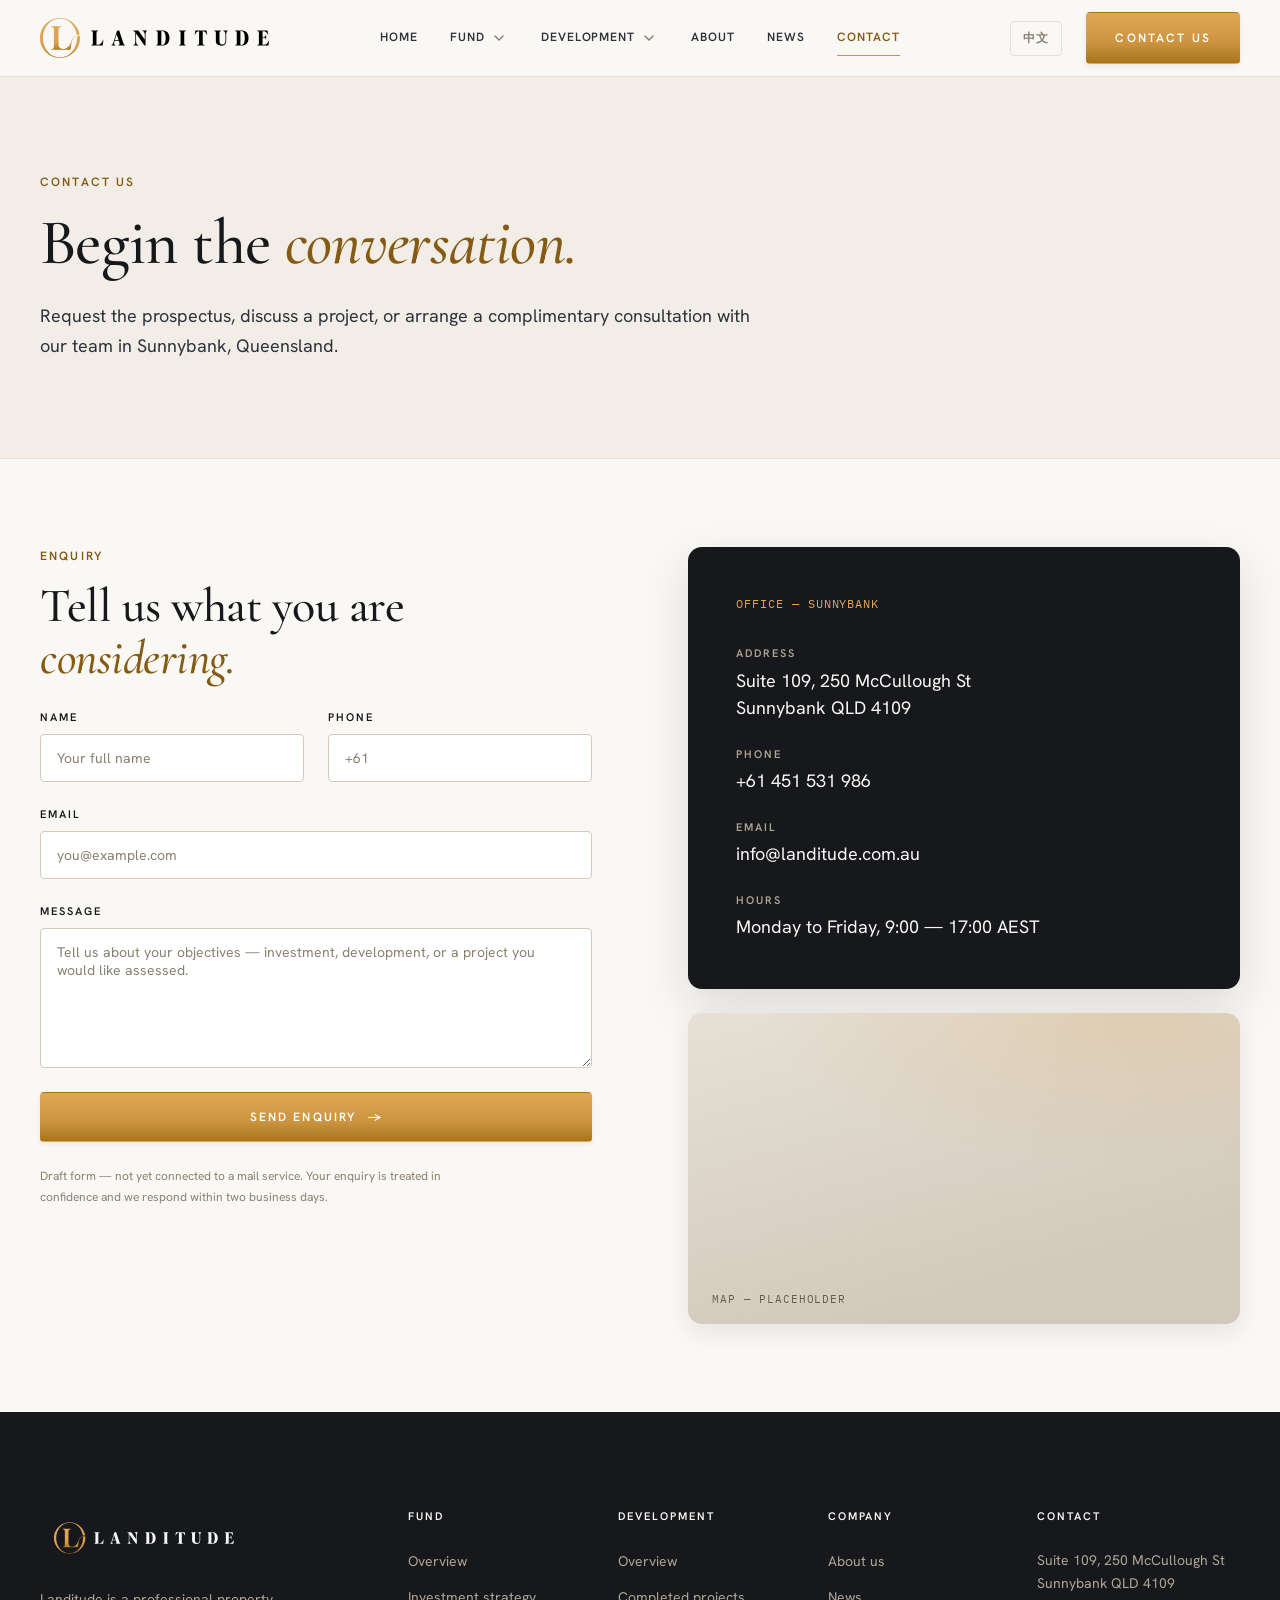
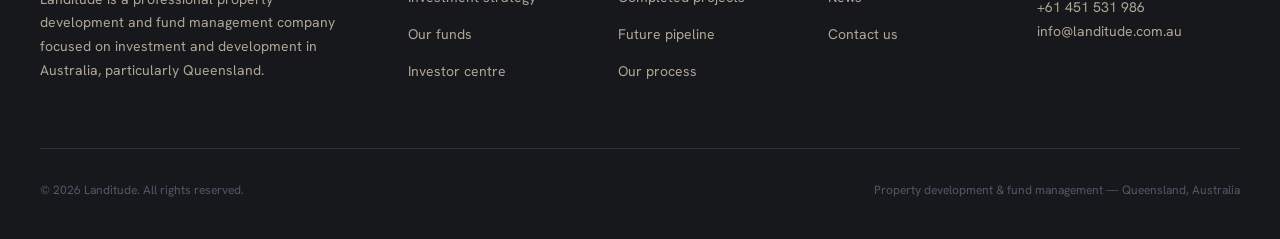
<file: contact.html>
<!DOCTYPE html>
<html lang="en-AU">
<head>
  <meta charset="UTF-8">
  <meta name="viewport" content="width=device-width, initial-scale=1.0">
  <title>Contact Us — Landitude</title>
  <meta name="description" content="Arrange a complimentary consultation with the Landitude team in Sunnybank, Queensland — or request the current prospectus.">
  <link rel="icon" type="image/svg+xml" href="/assets/logos/landitude-icon.svg">
  <link rel="icon" type="image/png" href="/assets/favicon.png">
  <link rel="stylesheet" href="/css/styles.css">
</head>
<body>

  <header class="site-header">
    <div class="container site-header__inner">
      <a class="site-header__logo" href="/index.html" aria-label="Landitude — home">
        <img src="/assets/logos/landitude-landscape-colour.svg" alt="Landitude — Fund &amp; Development">
      </a>
      <nav class="site-nav" id="site-nav" aria-label="Primary">
        <a href="/index.html">Home</a>
        <div class="site-nav__group">
          <div class="site-nav__top">
            <a href="/fund/index.html">Fund</a>
            <button class="site-nav__caret" type="button" aria-expanded="false" aria-label="Toggle Fund menu">
              <svg viewBox="0 0 10 6" width="10" height="6" aria-hidden="true" focusable="false"><path d="M1 1l4 4 4-4" fill="none" stroke="currentColor" stroke-width="1.5" stroke-linecap="round" stroke-linejoin="round"/></svg>
            </button>
          </div>
          <div class="site-nav__submenu">
            <a href="/fund/index.html">Overview</a>
            <a href="/fund/strategy.html">Investment strategy</a>
            <a href="/fund/funds.html">Our funds</a>
            <a href="/fund/investors.html">Investor centre</a>
          </div>
        </div>
        <div class="site-nav__group">
          <div class="site-nav__top">
            <a href="/development/index.html">Development</a>
            <button class="site-nav__caret" type="button" aria-expanded="false" aria-label="Toggle Development menu">
              <svg viewBox="0 0 10 6" width="10" height="6" aria-hidden="true" focusable="false"><path d="M1 1l4 4 4-4" fill="none" stroke="currentColor" stroke-width="1.5" stroke-linecap="round" stroke-linejoin="round"/></svg>
            </button>
          </div>
          <div class="site-nav__submenu">
            <a href="/development/index.html">Overview</a>
            <a href="/development/projects.html">Completed projects</a>
            <a href="/development/pipeline.html">Future pipeline</a>
            <a href="/development/process.html">Our process</a>
          </div>
        </div>
        <a href="/about.html">About</a>
        <a href="/news.html">News</a>
        <a href="/contact.html" class="is-active">Contact</a>
      </nav>
      <div class="site-header__actions">
        <button class="lang-toggle" type="button" title="切换到中文 (coming soon)">中文</button>
        <a class="btn btn--gold" href="/contact.html">Contact us</a>
        <button class="nav-toggle" type="button" aria-controls="site-nav" aria-expanded="false" aria-label="Toggle navigation">
          <span></span><span></span><span></span>
        </button>
      </div>
    </div>
  </header>

  <main>

    <!-- Page hero -->
    <section class="page-hero">
      <div class="container">
        <span class="eyebrow">Contact us</span>
        <h1 class="display display--xl">Begin the <em>conversation.</em></h1>
        <p class="lede">Request the prospectus, discuss a project, or arrange a complimentary consultation with our team in Sunnybank, Queensland.</p>
      </div>
    </section>

    <!-- Form + details -->
    <section class="section">
      <div class="container">
        <div class="two-up" style="align-items: start;">
          <div class="two-up__content reveal">
            <span class="eyebrow">Enquiry</span>
            <h2 class="display display--lg">Tell us what you are <em>considering.</em></h2>
            <form class="form-grid" action="#" method="post">
              <div class="form-field">
                <label for="name">Name</label>
                <input type="text" id="name" name="name" placeholder="Your full name" autocomplete="name" required>
              </div>
              <div class="form-field">
                <label for="phone">Phone</label>
                <input type="tel" id="phone" name="phone" placeholder="+61" autocomplete="tel">
              </div>
              <div class="form-field form-field--full">
                <label for="email">Email</label>
                <input type="email" id="email" name="email" placeholder="you@example.com" autocomplete="email" required>
              </div>
              <div class="form-field form-field--full">
                <label for="message">Message</label>
                <textarea id="message" name="message" placeholder="Tell us about your objectives — investment, development, or a project you would like assessed." required></textarea>
              </div>
              <div class="form-field form-field--full">
                <button class="btn btn--gold" type="submit">Send enquiry <span class="arrow">→</span></button>
              </div>
              <p class="form-note form-field--full">Draft form — not yet connected to a mail service. Your enquiry is treated in confidence and we respond within two business days.</p>
            </form>
          </div>
          <div class="two-up__media reveal">
            <div class="contact-card">
              <span class="mono-caption">Office — Sunnybank</span>
              <dl>
                <div>
                  <dt>Address</dt>
                  <dd>Suite 109, 250 McCullough St<br>Sunnybank QLD 4109</dd>
                </div>
                <div>
                  <dt>Phone</dt>
                  <dd><a href="tel:+61451531986">+61 451 531 986</a></dd>
                </div>
                <div>
                  <dt>Email</dt>
                  <dd><a href="mailto:info@landitude.com.au">info@landitude.com.au</a></dd>
                </div>
                <div>
                  <dt>Hours</dt>
                  <dd>Monday to Friday, 9:00 — 17:00 AEST</dd>
                </div>
              </dl>
            </div>
            <figure class="placeholder-panel placeholder-panel--sand placeholder-panel--wide" style="margin-top: var(--space-5);">
              <figcaption class="placeholder-panel__label">Map — placeholder</figcaption>
            </figure>
          </div>
        </div>
      </div>
    </section>

  </main>

  <footer class="site-footer">
    <div class="container">
      <div class="site-footer__grid">
        <div class="site-footer__brand">
          <img src="/assets/logos/landitude-landscape-white-colour.svg" alt="Landitude — Fund &amp; Development">
          <p>Landitude is a professional property development and fund management company focused on investment and development in Australia, particularly Queensland.</p>
        </div>
        <div>
          <h4>Fund</h4>
          <ul>
            <li><a href="/fund/index.html">Overview</a></li>
            <li><a href="/fund/strategy.html">Investment strategy</a></li>
            <li><a href="/fund/funds.html">Our funds</a></li>
            <li><a href="/fund/investors.html">Investor centre</a></li>
          </ul>
        </div>
        <div>
          <h4>Development</h4>
          <ul>
            <li><a href="/development/index.html">Overview</a></li>
            <li><a href="/development/projects.html">Completed projects</a></li>
            <li><a href="/development/pipeline.html">Future pipeline</a></li>
            <li><a href="/development/process.html">Our process</a></li>
          </ul>
        </div>
        <div>
          <h4>Company</h4>
          <ul>
            <li><a href="/about.html">About us</a></li>
            <li><a href="/news.html">News</a></li>
            <li><a href="/contact.html">Contact us</a></li>
          </ul>
        </div>
        <div>
          <h4>Contact</h4>
          <address>
            Suite 109, 250 McCullough St<br>
            Sunnybank QLD 4109<br>
            <a href="tel:+61451531986">+61 451 531 986</a><br>
            <a href="mailto:info@landitude.com.au">info@landitude.com.au</a>
          </address>
        </div>
      </div>
      <div class="site-footer__legal">
        <span>© 2026 Landitude. All rights reserved.</span>
        <span>Property development &amp; fund management — Queensland, Australia</span>
      </div>
    </div>
  </footer>

  <script src="/js/main.js"></script>
</body>
</html>
</file>
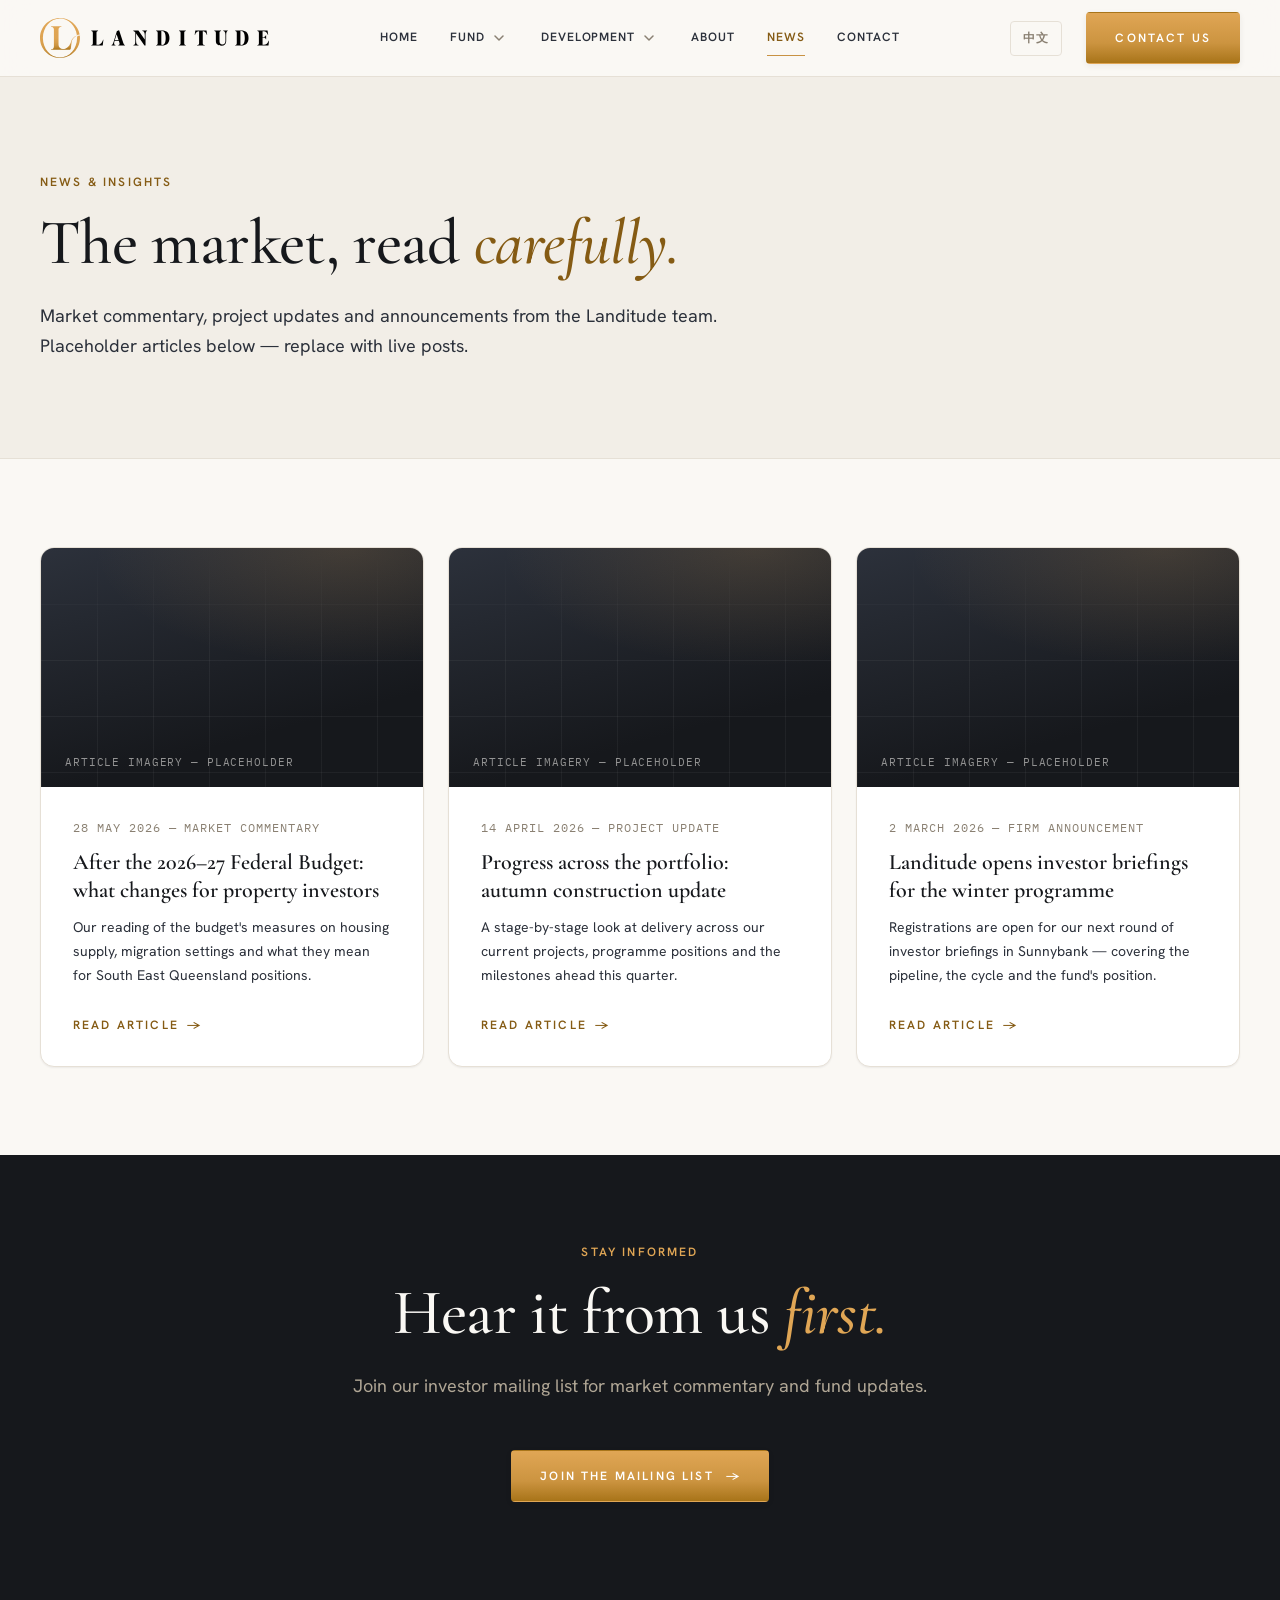
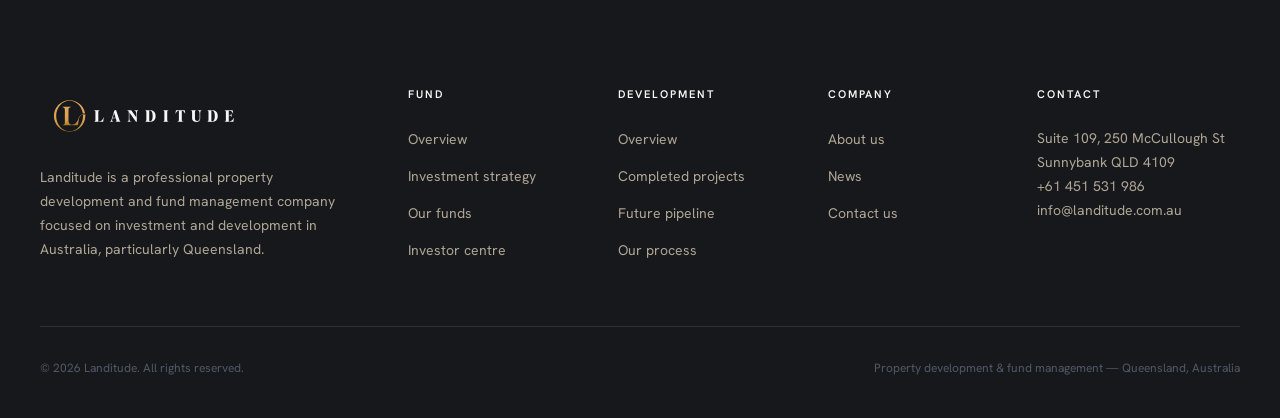
<file: news.html>
<!DOCTYPE html>
<html lang="en-AU">
<head>
  <meta charset="UTF-8">
  <meta name="viewport" content="width=device-width, initial-scale=1.0">
  <title>News — Landitude</title>
  <meta name="description" content="Market commentary, project updates and firm announcements from Landitude.">
  <link rel="icon" type="image/svg+xml" href="/assets/logos/landitude-icon.svg">
  <link rel="icon" type="image/png" href="/assets/favicon.png">
  <link rel="stylesheet" href="/css/styles.css">
</head>
<body>

  <header class="site-header">
    <div class="container site-header__inner">
      <a class="site-header__logo" href="/index.html" aria-label="Landitude — home">
        <img src="/assets/logos/landitude-landscape-colour.svg" alt="Landitude — Fund &amp; Development">
      </a>
      <nav class="site-nav" id="site-nav" aria-label="Primary">
        <a href="/index.html">Home</a>
        <div class="site-nav__group">
          <div class="site-nav__top">
            <a href="/fund/index.html">Fund</a>
            <button class="site-nav__caret" type="button" aria-expanded="false" aria-label="Toggle Fund menu">
              <svg viewBox="0 0 10 6" width="10" height="6" aria-hidden="true" focusable="false"><path d="M1 1l4 4 4-4" fill="none" stroke="currentColor" stroke-width="1.5" stroke-linecap="round" stroke-linejoin="round"/></svg>
            </button>
          </div>
          <div class="site-nav__submenu">
            <a href="/fund/index.html">Overview</a>
            <a href="/fund/strategy.html">Investment strategy</a>
            <a href="/fund/funds.html">Our funds</a>
            <a href="/fund/investors.html">Investor centre</a>
          </div>
        </div>
        <div class="site-nav__group">
          <div class="site-nav__top">
            <a href="/development/index.html">Development</a>
            <button class="site-nav__caret" type="button" aria-expanded="false" aria-label="Toggle Development menu">
              <svg viewBox="0 0 10 6" width="10" height="6" aria-hidden="true" focusable="false"><path d="M1 1l4 4 4-4" fill="none" stroke="currentColor" stroke-width="1.5" stroke-linecap="round" stroke-linejoin="round"/></svg>
            </button>
          </div>
          <div class="site-nav__submenu">
            <a href="/development/index.html">Overview</a>
            <a href="/development/projects.html">Completed projects</a>
            <a href="/development/pipeline.html">Future pipeline</a>
            <a href="/development/process.html">Our process</a>
          </div>
        </div>
        <a href="/about.html">About</a>
        <a href="/news.html" class="is-active">News</a>
        <a href="/contact.html">Contact</a>
      </nav>
      <div class="site-header__actions">
        <button class="lang-toggle" type="button" title="切换到中文 (coming soon)">中文</button>
        <a class="btn btn--gold" href="/contact.html">Contact us</a>
        <button class="nav-toggle" type="button" aria-controls="site-nav" aria-expanded="false" aria-label="Toggle navigation">
          <span></span><span></span><span></span>
        </button>
      </div>
    </div>
  </header>

  <main>

    <!-- Page hero -->
    <section class="page-hero">
      <div class="container">
        <span class="eyebrow">News &amp; insights</span>
        <h1 class="display display--xl">The market, read <em>carefully.</em></h1>
        <p class="lede">Market commentary, project updates and announcements from the Landitude team. Placeholder articles below — replace with live posts.</p>
      </div>
    </section>

    <!-- Article grid -->
    <section class="section">
      <div class="container">
        <div class="grid-3">
          <article class="card card--media reveal">
            <figure class="placeholder-panel card__media">
              <figcaption class="placeholder-panel__label">Article imagery — placeholder</figcaption>
            </figure>
            <div class="card__content">
              <span class="mono-caption">28 May 2026 — Market commentary</span>
              <h3 class="card__title">After the 2026–27 Federal Budget: what changes for property investors</h3>
              <p class="card__body">Our reading of the budget's measures on housing supply, migration settings and what they mean for South East Queensland positions.</p>
              <a class="link-arrow" href="#">Read article <span class="arrow">→</span></a>
            </div>
          </article>
          <article class="card card--media reveal">
            <figure class="placeholder-panel card__media">
              <figcaption class="placeholder-panel__label">Article imagery — placeholder</figcaption>
            </figure>
            <div class="card__content">
              <span class="mono-caption">14 April 2026 — Project update</span>
              <h3 class="card__title">Progress across the portfolio: autumn construction update</h3>
              <p class="card__body">A stage-by-stage look at delivery across our current projects, programme positions and the milestones ahead this quarter.</p>
              <a class="link-arrow" href="#">Read article <span class="arrow">→</span></a>
            </div>
          </article>
          <article class="card card--media reveal">
            <figure class="placeholder-panel card__media">
              <figcaption class="placeholder-panel__label">Article imagery — placeholder</figcaption>
            </figure>
            <div class="card__content">
              <span class="mono-caption">2 March 2026 — Firm announcement</span>
              <h3 class="card__title">Landitude opens investor briefings for the winter programme</h3>
              <p class="card__body">Registrations are open for our next round of investor briefings in Sunnybank — covering the pipeline, the cycle and the fund's position.</p>
              <a class="link-arrow" href="#">Read article <span class="arrow">→</span></a>
            </div>
          </article>
        </div>
      </div>
    </section>

    <!-- CTA band -->
    <section class="section section--dark cta-band">
      <div class="container container--md">
        <span class="eyebrow">Stay informed</span>
        <h2 class="display display--xl">Hear it from us <em>first.</em></h2>
        <p class="lede">Join our investor mailing list for market commentary and fund updates.</p>
        <div class="cta-band__actions">
          <a class="btn btn--gold" href="/contact.html">Join the mailing list <span class="arrow">→</span></a>
        </div>
      </div>
    </section>

  </main>

  <footer class="site-footer">
    <div class="container">
      <div class="site-footer__grid">
        <div class="site-footer__brand">
          <img src="/assets/logos/landitude-landscape-white-colour.svg" alt="Landitude — Fund &amp; Development">
          <p>Landitude is a professional property development and fund management company focused on investment and development in Australia, particularly Queensland.</p>
        </div>
        <div>
          <h4>Fund</h4>
          <ul>
            <li><a href="/fund/index.html">Overview</a></li>
            <li><a href="/fund/strategy.html">Investment strategy</a></li>
            <li><a href="/fund/funds.html">Our funds</a></li>
            <li><a href="/fund/investors.html">Investor centre</a></li>
          </ul>
        </div>
        <div>
          <h4>Development</h4>
          <ul>
            <li><a href="/development/index.html">Overview</a></li>
            <li><a href="/development/projects.html">Completed projects</a></li>
            <li><a href="/development/pipeline.html">Future pipeline</a></li>
            <li><a href="/development/process.html">Our process</a></li>
          </ul>
        </div>
        <div>
          <h4>Company</h4>
          <ul>
            <li><a href="/about.html">About us</a></li>
            <li><a href="/news.html">News</a></li>
            <li><a href="/contact.html">Contact us</a></li>
          </ul>
        </div>
        <div>
          <h4>Contact</h4>
          <address>
            Suite 109, 250 McCullough St<br>
            Sunnybank QLD 4109<br>
            <a href="tel:+61451531986">+61 451 531 986</a><br>
            <a href="mailto:info@landitude.com.au">info@landitude.com.au</a>
          </address>
        </div>
      </div>
      <div class="site-footer__legal">
        <span>© 2026 Landitude. All rights reserved.</span>
        <span>Property development &amp; fund management — Queensland, Australia</span>
      </div>
    </div>
  </footer>

  <script src="/js/main.js"></script>
</body>
</html>
</file>
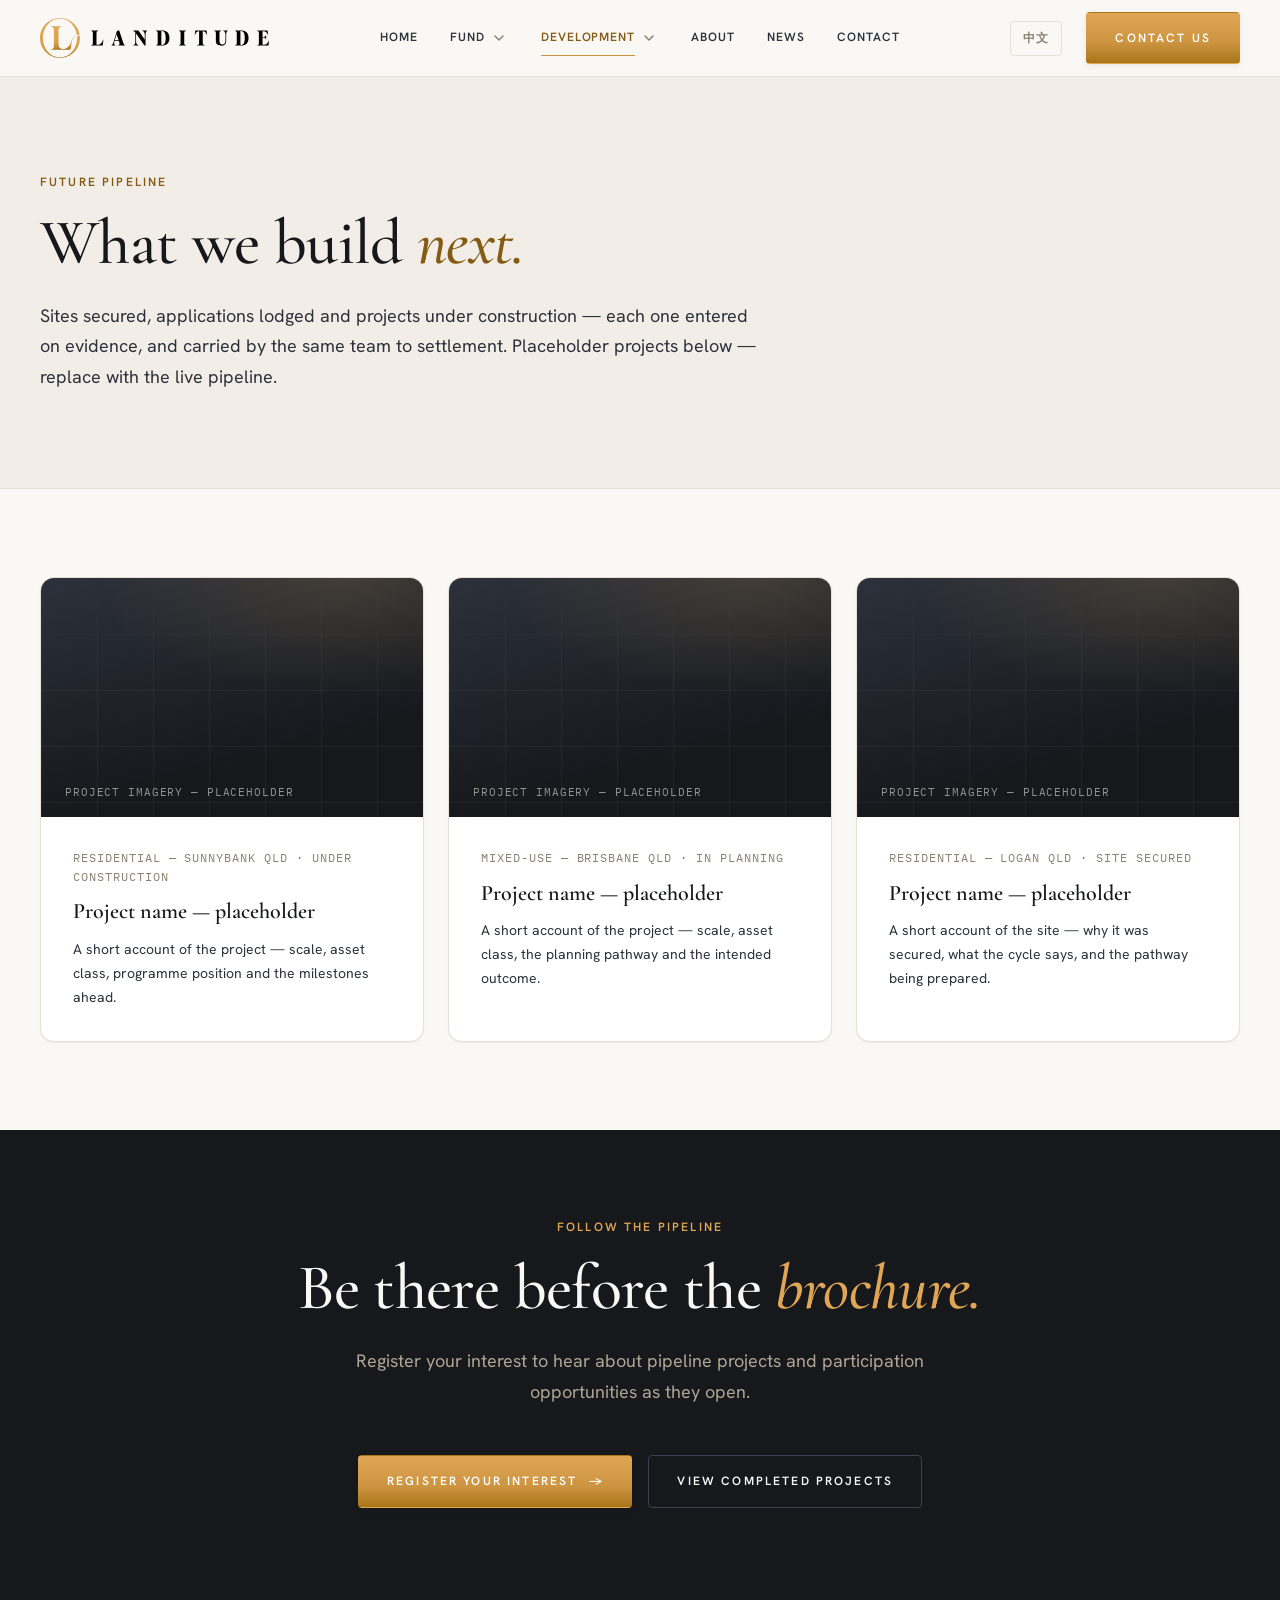
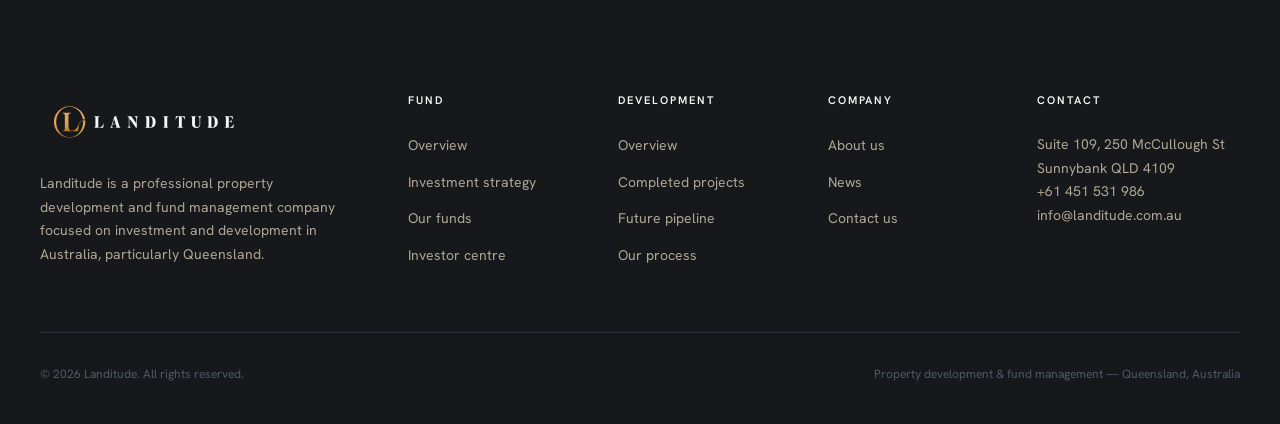
<file: development/pipeline.html>
<!DOCTYPE html>
<html lang="en-AU">
<head>
  <meta charset="UTF-8">
  <meta name="viewport" content="width=device-width, initial-scale=1.0">
  <title>Future Pipeline — Landitude Development</title>
  <meta name="description" content="The developments ahead — sites secured, applications lodged and projects under construction across South East Queensland.">
  <link rel="icon" type="image/svg+xml" href="/assets/logos/landitude-icon.svg">
  <link rel="icon" type="image/png" href="/assets/favicon.png">
  <link rel="stylesheet" href="/css/styles.css">
</head>
<body>

  <header class="site-header">
    <div class="container site-header__inner">
      <a class="site-header__logo" href="/index.html" aria-label="Landitude — home">
        <img src="/assets/logos/landitude-landscape-colour.svg" alt="Landitude — Fund &amp; Development">
      </a>
      <nav class="site-nav" id="site-nav" aria-label="Primary">
        <a href="/index.html">Home</a>
        <div class="site-nav__group">
          <div class="site-nav__top">
            <a href="/fund/index.html">Fund</a>
            <button class="site-nav__caret" type="button" aria-expanded="false" aria-label="Toggle Fund menu">
              <svg viewBox="0 0 10 6" width="10" height="6" aria-hidden="true" focusable="false"><path d="M1 1l4 4 4-4" fill="none" stroke="currentColor" stroke-width="1.5" stroke-linecap="round" stroke-linejoin="round"/></svg>
            </button>
          </div>
          <div class="site-nav__submenu">
            <a href="/fund/index.html">Overview</a>
            <a href="/fund/strategy.html">Investment strategy</a>
            <a href="/fund/funds.html">Our funds</a>
            <a href="/fund/investors.html">Investor centre</a>
          </div>
        </div>
        <div class="site-nav__group">
          <div class="site-nav__top">
            <a href="/development/index.html" class="is-active">Development</a>
            <button class="site-nav__caret" type="button" aria-expanded="false" aria-label="Toggle Development menu">
              <svg viewBox="0 0 10 6" width="10" height="6" aria-hidden="true" focusable="false"><path d="M1 1l4 4 4-4" fill="none" stroke="currentColor" stroke-width="1.5" stroke-linecap="round" stroke-linejoin="round"/></svg>
            </button>
          </div>
          <div class="site-nav__submenu">
            <a href="/development/index.html">Overview</a>
            <a href="/development/projects.html">Completed projects</a>
            <a href="/development/pipeline.html" class="is-active">Future pipeline</a>
            <a href="/development/process.html">Our process</a>
          </div>
        </div>
        <a href="/about.html">About</a>
        <a href="/news.html">News</a>
        <a href="/contact.html">Contact</a>
      </nav>
      <div class="site-header__actions">
        <button class="lang-toggle" type="button" title="切换到中文 (coming soon)">中文</button>
        <a class="btn btn--gold" href="/contact.html">Contact us</a>
        <button class="nav-toggle" type="button" aria-controls="site-nav" aria-expanded="false" aria-label="Toggle navigation">
          <span></span><span></span><span></span>
        </button>
      </div>
    </div>
  </header>

  <main>

    <!-- Page hero -->
    <section class="page-hero">
      <div class="container">
        <span class="eyebrow">Future pipeline</span>
        <h1 class="display display--xl">What we build <em>next.</em></h1>
        <p class="lede">Sites secured, applications lodged and projects under construction — each one entered on evidence, and carried by the same team to settlement. Placeholder projects below — replace with the live pipeline.</p>
      </div>
    </section>

    <!-- Pipeline grid -->
    <section class="section">
      <div class="container">
        <div class="grid-3">
          <article class="card card--media reveal">
            <figure class="placeholder-panel card__media">
              <figcaption class="placeholder-panel__label">Project imagery — placeholder</figcaption>
            </figure>
            <div class="card__content">
              <span class="mono-caption">Residential — Sunnybank QLD · Under construction</span>
              <h3 class="card__title">Project name — placeholder</h3>
              <p class="card__body">A short account of the project — scale, asset class, programme position and the milestones ahead.</p>
            </div>
          </article>
          <article class="card card--media reveal">
            <figure class="placeholder-panel card__media">
              <figcaption class="placeholder-panel__label">Project imagery — placeholder</figcaption>
            </figure>
            <div class="card__content">
              <span class="mono-caption">Mixed-use — Brisbane QLD · In planning</span>
              <h3 class="card__title">Project name — placeholder</h3>
              <p class="card__body">A short account of the project — scale, asset class, the planning pathway and the intended outcome.</p>
            </div>
          </article>
          <article class="card card--media reveal">
            <figure class="placeholder-panel card__media">
              <figcaption class="placeholder-panel__label">Project imagery — placeholder</figcaption>
            </figure>
            <div class="card__content">
              <span class="mono-caption">Residential — Logan QLD · Site secured</span>
              <h3 class="card__title">Project name — placeholder</h3>
              <p class="card__body">A short account of the site — why it was secured, what the cycle says, and the pathway being prepared.</p>
            </div>
          </article>
        </div>
      </div>
    </section>

    <!-- CTA band -->
    <section class="section section--dark cta-band">
      <div class="container container--md">
        <span class="eyebrow">Follow the pipeline</span>
        <h2 class="display display--xl">Be there before the <em>brochure.</em></h2>
        <p class="lede">Register your interest to hear about pipeline projects and participation opportunities as they open.</p>
        <div class="cta-band__actions">
          <a class="btn btn--gold" href="/contact.html">Register your interest <span class="arrow">→</span></a>
          <a class="btn btn--ghost" href="/development/projects.html">View completed projects</a>
        </div>
      </div>
    </section>

  </main>

  <footer class="site-footer">
    <div class="container">
      <div class="site-footer__grid">
        <div class="site-footer__brand">
          <img src="/assets/logos/landitude-landscape-white-colour.svg" alt="Landitude — Fund &amp; Development">
          <p>Landitude is a professional property development and fund management company focused on investment and development in Australia, particularly Queensland.</p>
        </div>
        <div>
          <h4>Fund</h4>
          <ul>
            <li><a href="/fund/index.html">Overview</a></li>
            <li><a href="/fund/strategy.html">Investment strategy</a></li>
            <li><a href="/fund/funds.html">Our funds</a></li>
            <li><a href="/fund/investors.html">Investor centre</a></li>
          </ul>
        </div>
        <div>
          <h4>Development</h4>
          <ul>
            <li><a href="/development/index.html">Overview</a></li>
            <li><a href="/development/projects.html">Completed projects</a></li>
            <li><a href="/development/pipeline.html">Future pipeline</a></li>
            <li><a href="/development/process.html">Our process</a></li>
          </ul>
        </div>
        <div>
          <h4>Company</h4>
          <ul>
            <li><a href="/about.html">About us</a></li>
            <li><a href="/news.html">News</a></li>
            <li><a href="/contact.html">Contact us</a></li>
          </ul>
        </div>
        <div>
          <h4>Contact</h4>
          <address>
            Suite 109, 250 McCullough St<br>
            Sunnybank QLD 4109<br>
            <a href="tel:+61451531986">+61 451 531 986</a><br>
            <a href="mailto:info@landitude.com.au">info@landitude.com.au</a>
          </address>
        </div>
      </div>
      <div class="site-footer__legal">
        <span>© 2026 Landitude. All rights reserved.</span>
        <span>Property development &amp; fund management — Queensland, Australia</span>
      </div>
    </div>
  </footer>

  <script src="/js/main.js"></script>
</body>
</html>
</file>
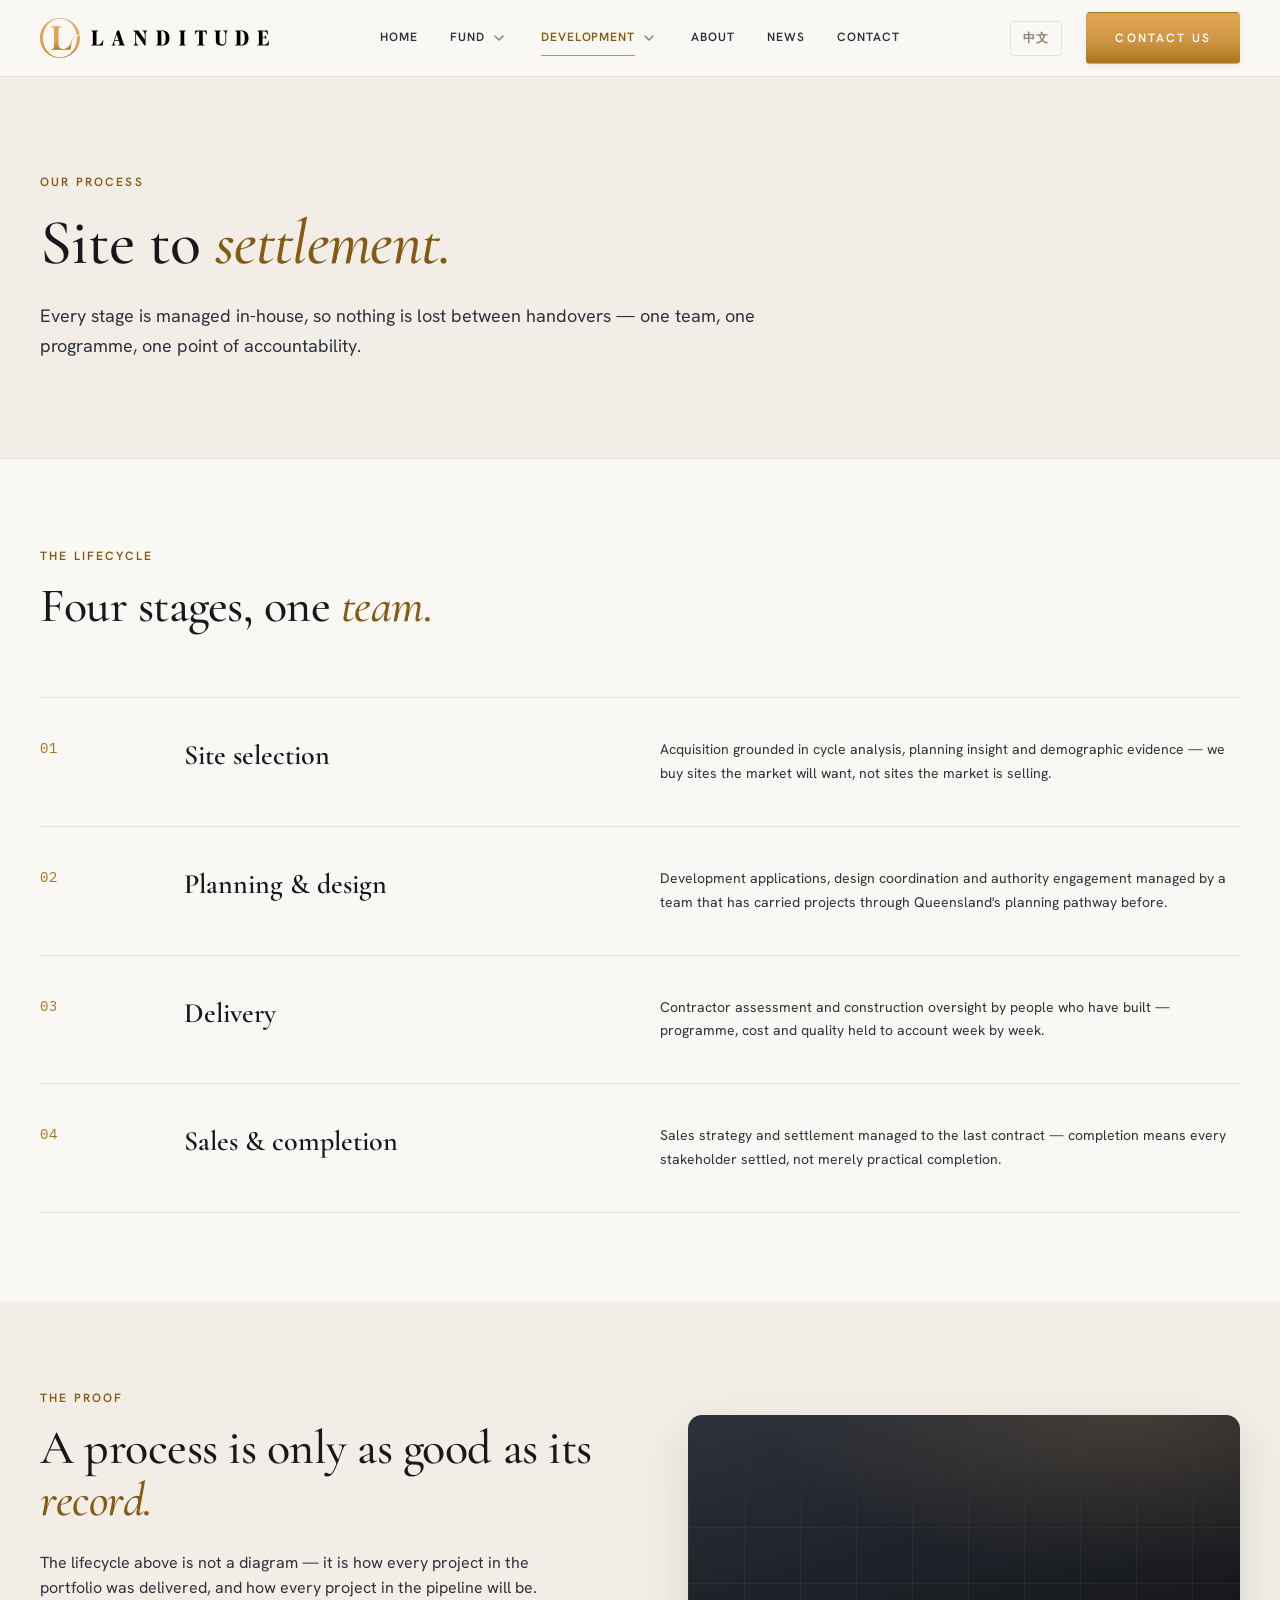
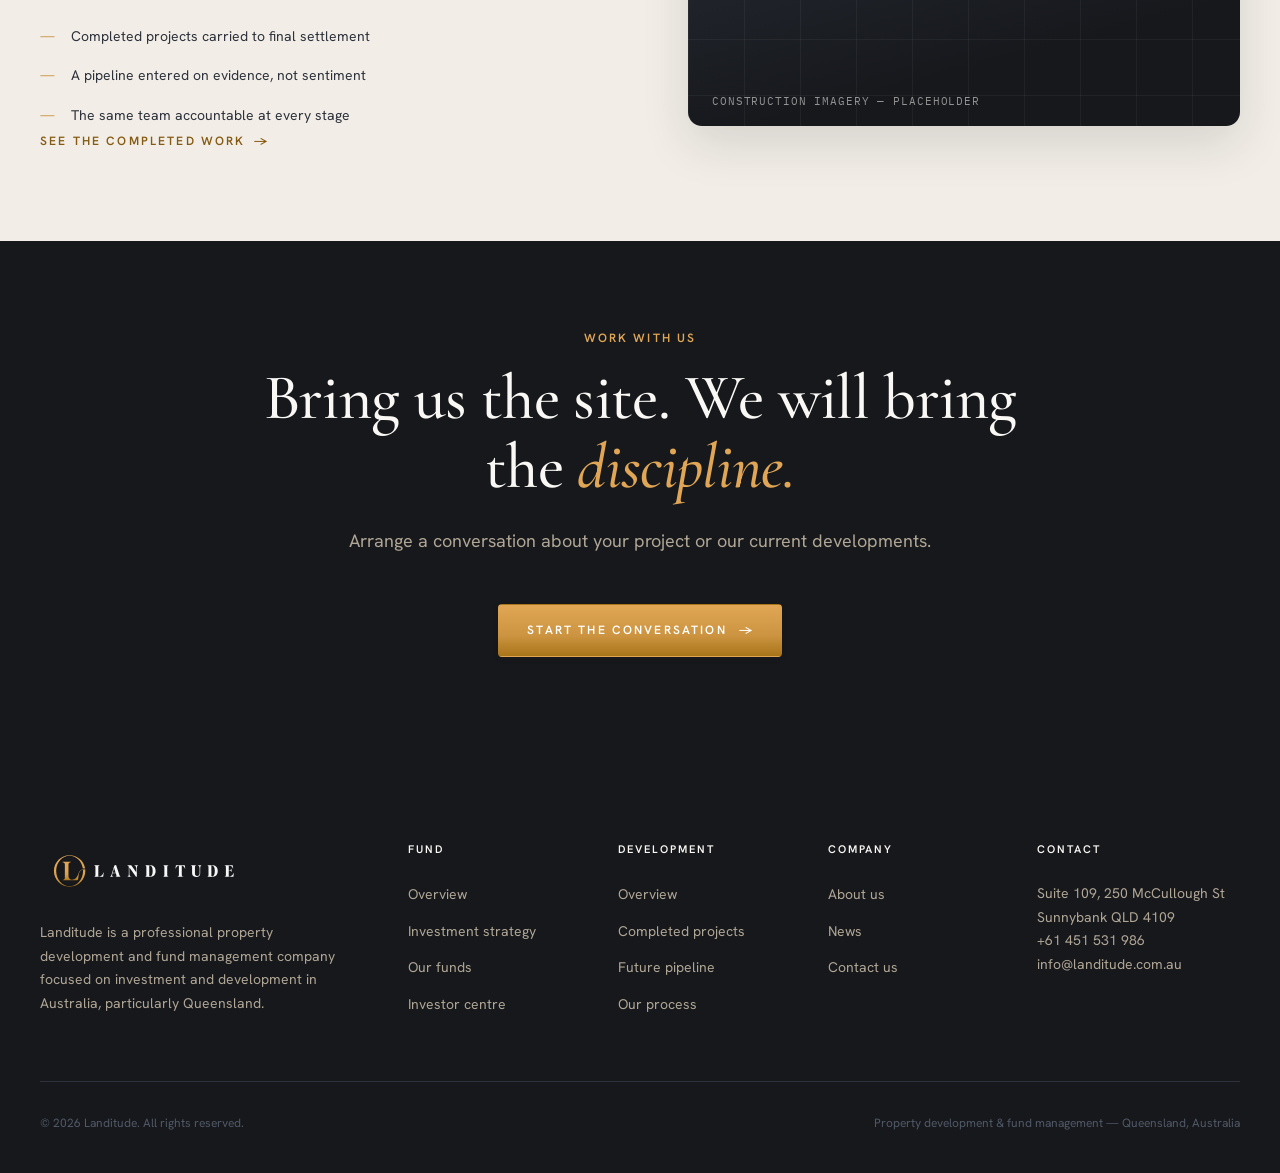
<file: development/process.html>
<!DOCTYPE html>
<html lang="en-AU">
<head>
  <meta charset="UTF-8">
  <meta name="viewport" content="width=device-width, initial-scale=1.0">
  <title>Our Process — Landitude Development</title>
  <meta name="description" content="The Landitude development lifecycle — site selection, planning and design, delivery, and sales and completion, every stage managed in-house.">
  <link rel="icon" type="image/svg+xml" href="/assets/logos/landitude-icon.svg">
  <link rel="icon" type="image/png" href="/assets/favicon.png">
  <link rel="stylesheet" href="/css/styles.css">
</head>
<body>

  <header class="site-header">
    <div class="container site-header__inner">
      <a class="site-header__logo" href="/index.html" aria-label="Landitude — home">
        <img src="/assets/logos/landitude-landscape-colour.svg" alt="Landitude — Fund &amp; Development">
      </a>
      <nav class="site-nav" id="site-nav" aria-label="Primary">
        <a href="/index.html">Home</a>
        <div class="site-nav__group">
          <div class="site-nav__top">
            <a href="/fund/index.html">Fund</a>
            <button class="site-nav__caret" type="button" aria-expanded="false" aria-label="Toggle Fund menu">
              <svg viewBox="0 0 10 6" width="10" height="6" aria-hidden="true" focusable="false"><path d="M1 1l4 4 4-4" fill="none" stroke="currentColor" stroke-width="1.5" stroke-linecap="round" stroke-linejoin="round"/></svg>
            </button>
          </div>
          <div class="site-nav__submenu">
            <a href="/fund/index.html">Overview</a>
            <a href="/fund/strategy.html">Investment strategy</a>
            <a href="/fund/funds.html">Our funds</a>
            <a href="/fund/investors.html">Investor centre</a>
          </div>
        </div>
        <div class="site-nav__group">
          <div class="site-nav__top">
            <a href="/development/index.html" class="is-active">Development</a>
            <button class="site-nav__caret" type="button" aria-expanded="false" aria-label="Toggle Development menu">
              <svg viewBox="0 0 10 6" width="10" height="6" aria-hidden="true" focusable="false"><path d="M1 1l4 4 4-4" fill="none" stroke="currentColor" stroke-width="1.5" stroke-linecap="round" stroke-linejoin="round"/></svg>
            </button>
          </div>
          <div class="site-nav__submenu">
            <a href="/development/index.html">Overview</a>
            <a href="/development/projects.html">Completed projects</a>
            <a href="/development/pipeline.html">Future pipeline</a>
            <a href="/development/process.html" class="is-active">Our process</a>
          </div>
        </div>
        <a href="/about.html">About</a>
        <a href="/news.html">News</a>
        <a href="/contact.html">Contact</a>
      </nav>
      <div class="site-header__actions">
        <button class="lang-toggle" type="button" title="切换到中文 (coming soon)">中文</button>
        <a class="btn btn--gold" href="/contact.html">Contact us</a>
        <button class="nav-toggle" type="button" aria-controls="site-nav" aria-expanded="false" aria-label="Toggle navigation">
          <span></span><span></span><span></span>
        </button>
      </div>
    </div>
  </header>

  <main>

    <!-- Page hero -->
    <section class="page-hero">
      <div class="container">
        <span class="eyebrow">Our process</span>
        <h1 class="display display--xl">Site to <em>settlement.</em></h1>
        <p class="lede">Every stage is managed in-house, so nothing is lost between handovers — one team, one programme, one point of accountability.</p>
      </div>
    </section>

    <!-- Lifecycle -->
    <section class="section">
      <div class="container">
        <div class="section-head">
          <span class="eyebrow">The lifecycle</span>
          <h2 class="display display--lg">Four stages, one <em>team.</em></h2>
        </div>
        <div class="process">
          <div class="process__row reveal">
            <span class="process__num">01</span>
            <h3 class="process__title">Site selection</h3>
            <p class="process__body">Acquisition grounded in cycle analysis, planning insight and demographic evidence — we buy sites the market will want, not sites the market is selling.</p>
          </div>
          <div class="process__row reveal">
            <span class="process__num">02</span>
            <h3 class="process__title">Planning &amp; design</h3>
            <p class="process__body">Development applications, design coordination and authority engagement managed by a team that has carried projects through Queensland's planning pathway before.</p>
          </div>
          <div class="process__row reveal">
            <span class="process__num">03</span>
            <h3 class="process__title">Delivery</h3>
            <p class="process__body">Contractor assessment and construction oversight by people who have built — programme, cost and quality held to account week by week.</p>
          </div>
          <div class="process__row reveal">
            <span class="process__num">04</span>
            <h3 class="process__title">Sales &amp; completion</h3>
            <p class="process__body">Sales strategy and settlement managed to the last contract — completion means every stakeholder settled, not merely practical completion.</p>
          </div>
        </div>
      </div>
    </section>

    <!-- Proof -->
    <section class="section section--sand">
      <div class="container">
        <div class="two-up">
          <div class="two-up__content reveal">
            <span class="eyebrow">The proof</span>
            <h2 class="display display--lg">A process is only as good as its <em>record.</em></h2>
            <p>The lifecycle above is not a diagram — it is how every project in the portfolio was delivered, and how every project in the pipeline will be.</p>
            <ul class="feature-list">
              <li>Completed projects carried to final settlement</li>
              <li>A pipeline entered on evidence, not sentiment</li>
              <li>The same team accountable at every stage</li>
            </ul>
            <a class="link-arrow" href="/development/projects.html">See the completed work <span class="arrow">→</span></a>
          </div>
          <div class="two-up__media reveal">
            <figure class="placeholder-panel placeholder-panel--wide">
              <figcaption class="placeholder-panel__label">Construction imagery — placeholder</figcaption>
            </figure>
          </div>
        </div>
      </div>
    </section>

    <!-- CTA band -->
    <section class="section section--dark cta-band">
      <div class="container container--md">
        <span class="eyebrow">Work with us</span>
        <h2 class="display display--xl">Bring us the site. We will bring the <em>discipline.</em></h2>
        <p class="lede">Arrange a conversation about your project or our current developments.</p>
        <div class="cta-band__actions">
          <a class="btn btn--gold" href="/contact.html">Start the conversation <span class="arrow">→</span></a>
        </div>
      </div>
    </section>

  </main>

  <footer class="site-footer">
    <div class="container">
      <div class="site-footer__grid">
        <div class="site-footer__brand">
          <img src="/assets/logos/landitude-landscape-white-colour.svg" alt="Landitude — Fund &amp; Development">
          <p>Landitude is a professional property development and fund management company focused on investment and development in Australia, particularly Queensland.</p>
        </div>
        <div>
          <h4>Fund</h4>
          <ul>
            <li><a href="/fund/index.html">Overview</a></li>
            <li><a href="/fund/strategy.html">Investment strategy</a></li>
            <li><a href="/fund/funds.html">Our funds</a></li>
            <li><a href="/fund/investors.html">Investor centre</a></li>
          </ul>
        </div>
        <div>
          <h4>Development</h4>
          <ul>
            <li><a href="/development/index.html">Overview</a></li>
            <li><a href="/development/projects.html">Completed projects</a></li>
            <li><a href="/development/pipeline.html">Future pipeline</a></li>
            <li><a href="/development/process.html">Our process</a></li>
          </ul>
        </div>
        <div>
          <h4>Company</h4>
          <ul>
            <li><a href="/about.html">About us</a></li>
            <li><a href="/news.html">News</a></li>
            <li><a href="/contact.html">Contact us</a></li>
          </ul>
        </div>
        <div>
          <h4>Contact</h4>
          <address>
            Suite 109, 250 McCullough St<br>
            Sunnybank QLD 4109<br>
            <a href="tel:+61451531986">+61 451 531 986</a><br>
            <a href="mailto:info@landitude.com.au">info@landitude.com.au</a>
          </address>
        </div>
      </div>
      <div class="site-footer__legal">
        <span>© 2026 Landitude. All rights reserved.</span>
        <span>Property development &amp; fund management — Queensland, Australia</span>
      </div>
    </div>
  </footer>

  <script src="/js/main.js"></script>
</body>
</html>
</file>
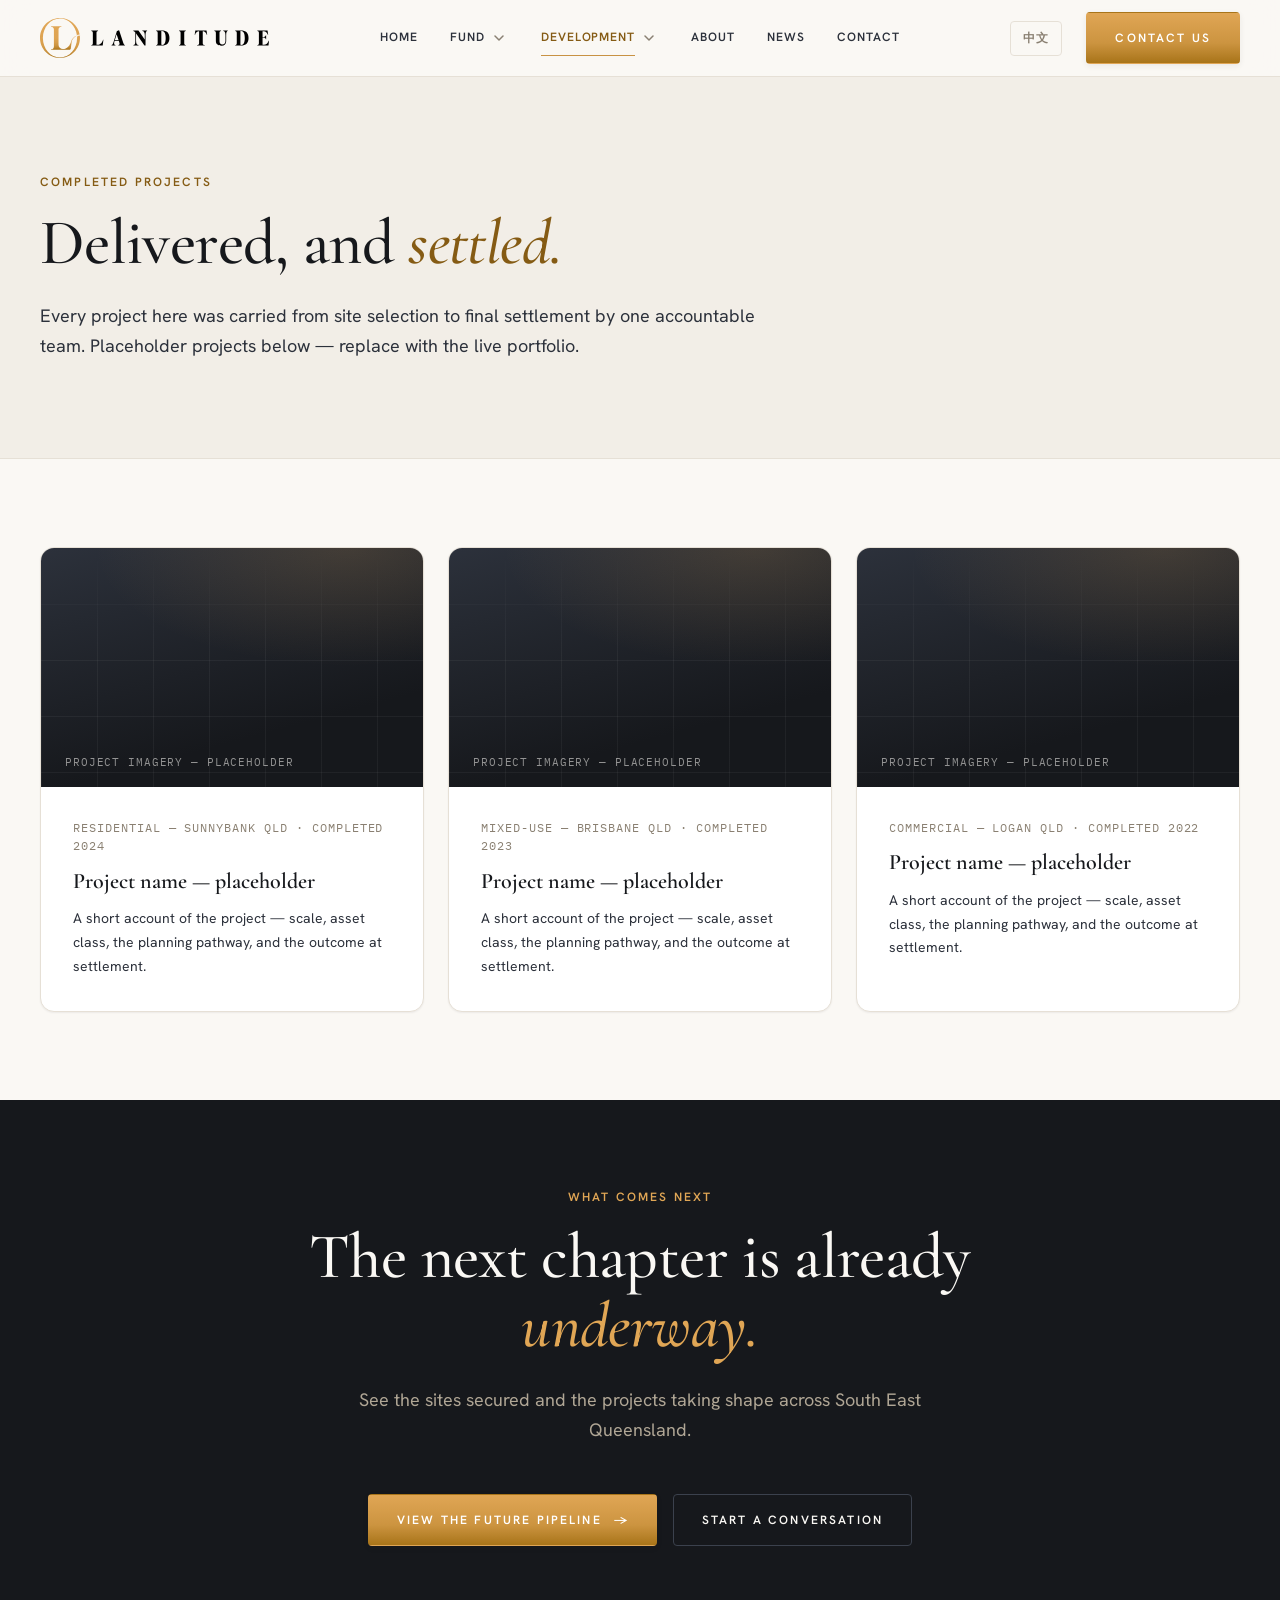
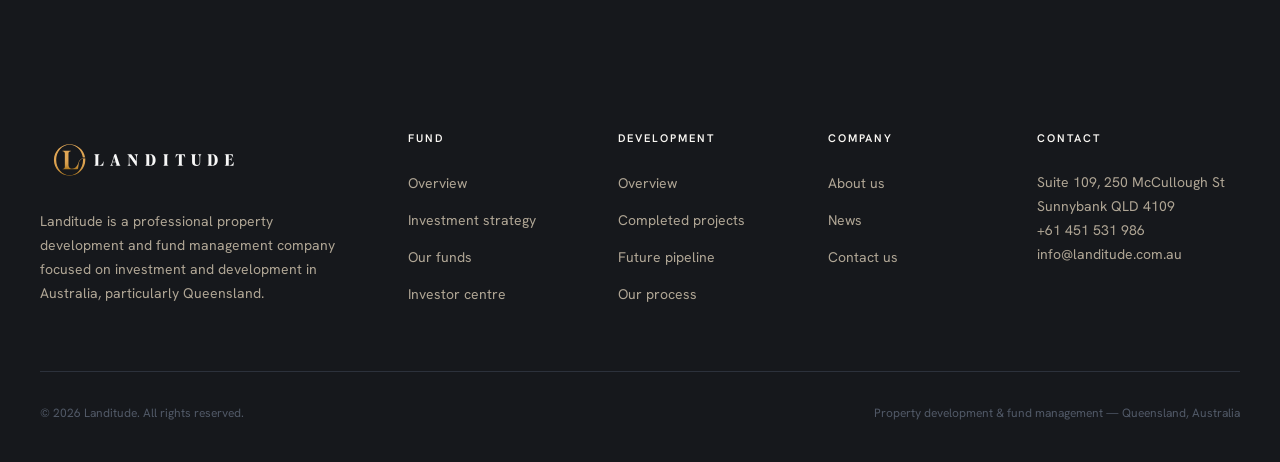
<file: development/projects.html>
<!DOCTYPE html>
<html lang="en-AU">
<head>
  <meta charset="UTF-8">
  <meta name="viewport" content="width=device-width, initial-scale=1.0">
  <title>Completed Projects — Landitude Development</title>
  <meta name="description" content="Projects Landitude has carried from site selection to final settlement — the delivered work across residential, commercial and mixed-use assets in Queensland.">
  <link rel="icon" type="image/svg+xml" href="/assets/logos/landitude-icon.svg">
  <link rel="icon" type="image/png" href="/assets/favicon.png">
  <link rel="stylesheet" href="/css/styles.css">
</head>
<body>

  <header class="site-header">
    <div class="container site-header__inner">
      <a class="site-header__logo" href="/index.html" aria-label="Landitude — home">
        <img src="/assets/logos/landitude-landscape-colour.svg" alt="Landitude — Fund &amp; Development">
      </a>
      <nav class="site-nav" id="site-nav" aria-label="Primary">
        <a href="/index.html">Home</a>
        <div class="site-nav__group">
          <div class="site-nav__top">
            <a href="/fund/index.html">Fund</a>
            <button class="site-nav__caret" type="button" aria-expanded="false" aria-label="Toggle Fund menu">
              <svg viewBox="0 0 10 6" width="10" height="6" aria-hidden="true" focusable="false"><path d="M1 1l4 4 4-4" fill="none" stroke="currentColor" stroke-width="1.5" stroke-linecap="round" stroke-linejoin="round"/></svg>
            </button>
          </div>
          <div class="site-nav__submenu">
            <a href="/fund/index.html">Overview</a>
            <a href="/fund/strategy.html">Investment strategy</a>
            <a href="/fund/funds.html">Our funds</a>
            <a href="/fund/investors.html">Investor centre</a>
          </div>
        </div>
        <div class="site-nav__group">
          <div class="site-nav__top">
            <a href="/development/index.html" class="is-active">Development</a>
            <button class="site-nav__caret" type="button" aria-expanded="false" aria-label="Toggle Development menu">
              <svg viewBox="0 0 10 6" width="10" height="6" aria-hidden="true" focusable="false"><path d="M1 1l4 4 4-4" fill="none" stroke="currentColor" stroke-width="1.5" stroke-linecap="round" stroke-linejoin="round"/></svg>
            </button>
          </div>
          <div class="site-nav__submenu">
            <a href="/development/index.html">Overview</a>
            <a href="/development/projects.html" class="is-active">Completed projects</a>
            <a href="/development/pipeline.html">Future pipeline</a>
            <a href="/development/process.html">Our process</a>
          </div>
        </div>
        <a href="/about.html">About</a>
        <a href="/news.html">News</a>
        <a href="/contact.html">Contact</a>
      </nav>
      <div class="site-header__actions">
        <button class="lang-toggle" type="button" title="切换到中文 (coming soon)">中文</button>
        <a class="btn btn--gold" href="/contact.html">Contact us</a>
        <button class="nav-toggle" type="button" aria-controls="site-nav" aria-expanded="false" aria-label="Toggle navigation">
          <span></span><span></span><span></span>
        </button>
      </div>
    </div>
  </header>

  <main>

    <!-- Page hero -->
    <section class="page-hero">
      <div class="container">
        <span class="eyebrow">Completed projects</span>
        <h1 class="display display--xl">Delivered, and <em>settled.</em></h1>
        <p class="lede">Every project here was carried from site selection to final settlement by one accountable team. Placeholder projects below — replace with the live portfolio.</p>
      </div>
    </section>

    <!-- Project grid -->
    <section class="section">
      <div class="container">
        <div class="grid-3">
          <article class="card card--media reveal">
            <figure class="placeholder-panel card__media">
              <figcaption class="placeholder-panel__label">Project imagery — placeholder</figcaption>
            </figure>
            <div class="card__content">
              <span class="mono-caption">Residential — Sunnybank QLD · Completed 2024</span>
              <h3 class="card__title">Project name — placeholder</h3>
              <p class="card__body">A short account of the project — scale, asset class, the planning pathway, and the outcome at settlement.</p>
            </div>
          </article>
          <article class="card card--media reveal">
            <figure class="placeholder-panel card__media">
              <figcaption class="placeholder-panel__label">Project imagery — placeholder</figcaption>
            </figure>
            <div class="card__content">
              <span class="mono-caption">Mixed-use — Brisbane QLD · Completed 2023</span>
              <h3 class="card__title">Project name — placeholder</h3>
              <p class="card__body">A short account of the project — scale, asset class, the planning pathway, and the outcome at settlement.</p>
            </div>
          </article>
          <article class="card card--media reveal">
            <figure class="placeholder-panel card__media">
              <figcaption class="placeholder-panel__label">Project imagery — placeholder</figcaption>
            </figure>
            <div class="card__content">
              <span class="mono-caption">Commercial — Logan QLD · Completed 2022</span>
              <h3 class="card__title">Project name — placeholder</h3>
              <p class="card__body">A short account of the project — scale, asset class, the planning pathway, and the outcome at settlement.</p>
            </div>
          </article>
        </div>
      </div>
    </section>

    <!-- CTA band -->
    <section class="section section--dark cta-band">
      <div class="container container--md">
        <span class="eyebrow">What comes next</span>
        <h2 class="display display--xl">The next chapter is already <em>underway.</em></h2>
        <p class="lede">See the sites secured and the projects taking shape across South East Queensland.</p>
        <div class="cta-band__actions">
          <a class="btn btn--gold" href="/development/pipeline.html">View the future pipeline <span class="arrow">→</span></a>
          <a class="btn btn--ghost" href="/contact.html">Start a conversation</a>
        </div>
      </div>
    </section>

  </main>

  <footer class="site-footer">
    <div class="container">
      <div class="site-footer__grid">
        <div class="site-footer__brand">
          <img src="/assets/logos/landitude-landscape-white-colour.svg" alt="Landitude — Fund &amp; Development">
          <p>Landitude is a professional property development and fund management company focused on investment and development in Australia, particularly Queensland.</p>
        </div>
        <div>
          <h4>Fund</h4>
          <ul>
            <li><a href="/fund/index.html">Overview</a></li>
            <li><a href="/fund/strategy.html">Investment strategy</a></li>
            <li><a href="/fund/funds.html">Our funds</a></li>
            <li><a href="/fund/investors.html">Investor centre</a></li>
          </ul>
        </div>
        <div>
          <h4>Development</h4>
          <ul>
            <li><a href="/development/index.html">Overview</a></li>
            <li><a href="/development/projects.html">Completed projects</a></li>
            <li><a href="/development/pipeline.html">Future pipeline</a></li>
            <li><a href="/development/process.html">Our process</a></li>
          </ul>
        </div>
        <div>
          <h4>Company</h4>
          <ul>
            <li><a href="/about.html">About us</a></li>
            <li><a href="/news.html">News</a></li>
            <li><a href="/contact.html">Contact us</a></li>
          </ul>
        </div>
        <div>
          <h4>Contact</h4>
          <address>
            Suite 109, 250 McCullough St<br>
            Sunnybank QLD 4109<br>
            <a href="tel:+61451531986">+61 451 531 986</a><br>
            <a href="mailto:info@landitude.com.au">info@landitude.com.au</a>
          </address>
        </div>
      </div>
      <div class="site-footer__legal">
        <span>© 2026 Landitude. All rights reserved.</span>
        <span>Property development &amp; fund management — Queensland, Australia</span>
      </div>
    </div>
  </footer>

  <script src="/js/main.js"></script>
</body>
</html>
</file>
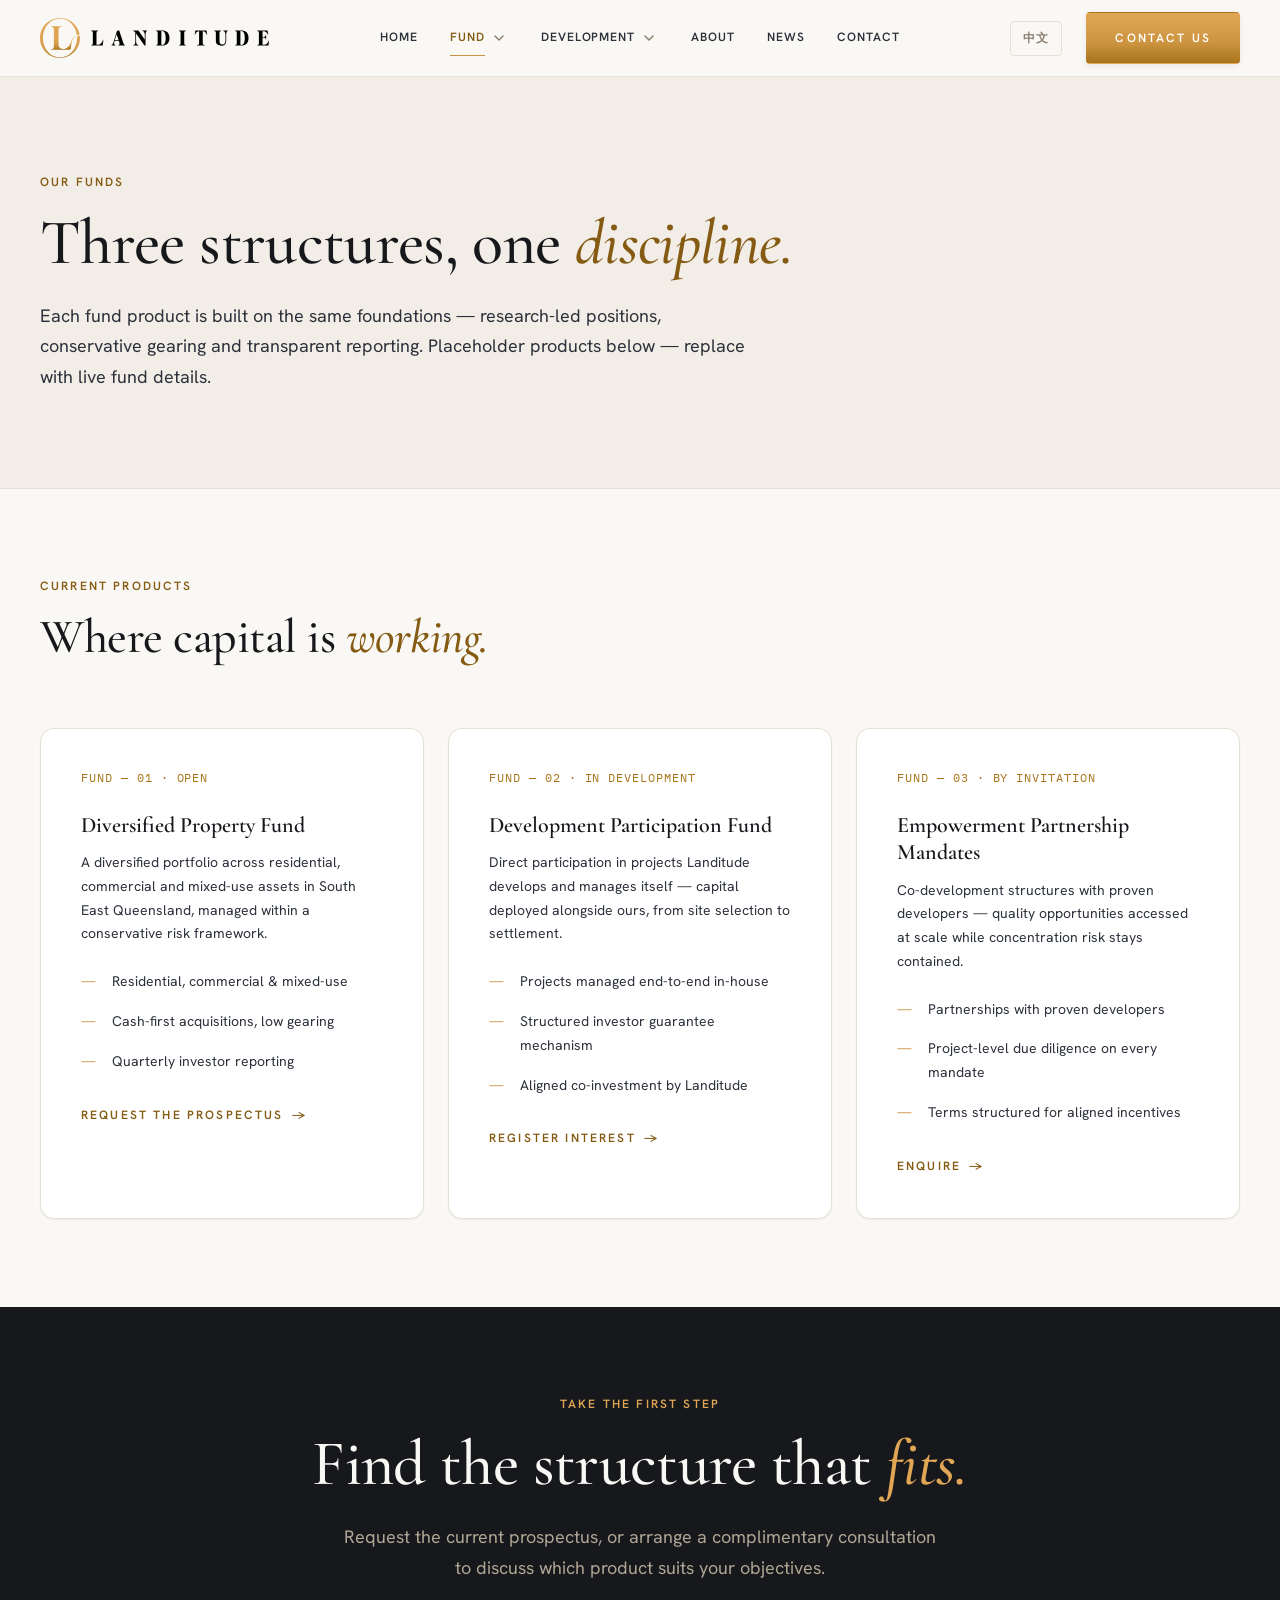
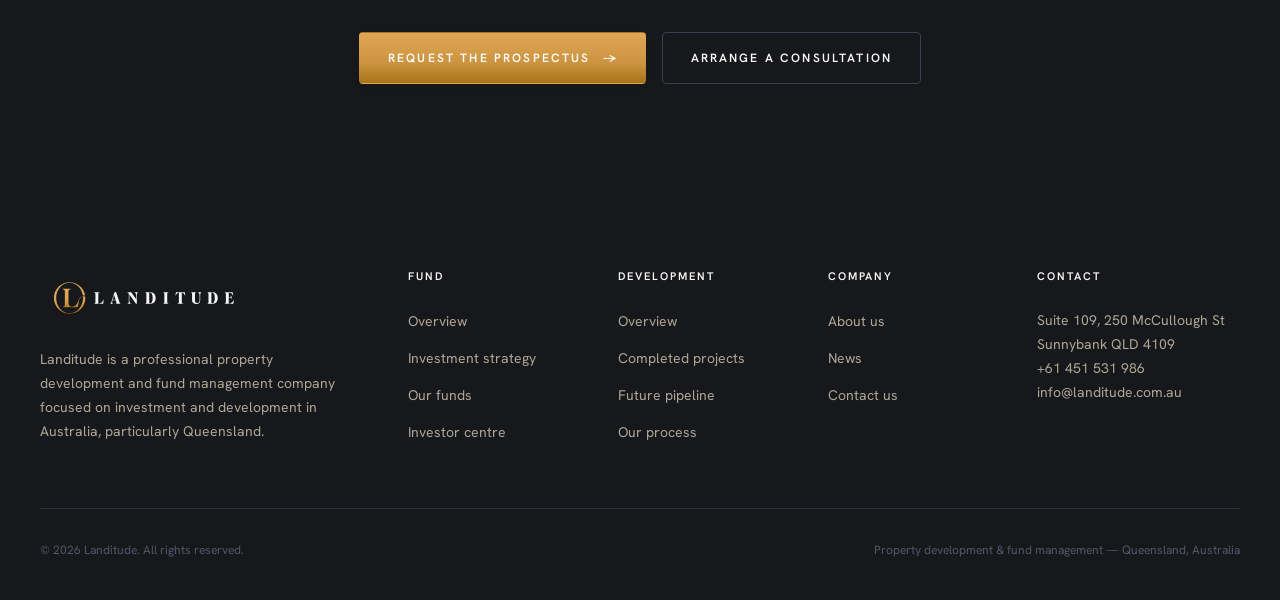
<file: fund/funds.html>
<!DOCTYPE html>
<html lang="en-AU">
<head>
  <meta charset="UTF-8">
  <meta name="viewport" content="width=device-width, initial-scale=1.0">
  <title>Our Funds — Landitude Fund</title>
  <meta name="description" content="Landitude Fund's current fund products and partnership mandates — diversified property structures managed within a conservative risk framework.">
  <link rel="icon" type="image/svg+xml" href="/assets/logos/landitude-icon.svg">
  <link rel="icon" type="image/png" href="/assets/favicon.png">
  <link rel="stylesheet" href="/css/styles.css">
</head>
<body>

  <header class="site-header">
    <div class="container site-header__inner">
      <a class="site-header__logo" href="/index.html" aria-label="Landitude — home">
        <img src="/assets/logos/landitude-landscape-colour.svg" alt="Landitude — Fund &amp; Development">
      </a>
      <nav class="site-nav" id="site-nav" aria-label="Primary">
        <a href="/index.html">Home</a>
        <div class="site-nav__group">
          <div class="site-nav__top">
            <a href="/fund/index.html" class="is-active">Fund</a>
            <button class="site-nav__caret" type="button" aria-expanded="false" aria-label="Toggle Fund menu">
              <svg viewBox="0 0 10 6" width="10" height="6" aria-hidden="true" focusable="false"><path d="M1 1l4 4 4-4" fill="none" stroke="currentColor" stroke-width="1.5" stroke-linecap="round" stroke-linejoin="round"/></svg>
            </button>
          </div>
          <div class="site-nav__submenu">
            <a href="/fund/index.html">Overview</a>
            <a href="/fund/strategy.html">Investment strategy</a>
            <a href="/fund/funds.html" class="is-active">Our funds</a>
            <a href="/fund/investors.html">Investor centre</a>
          </div>
        </div>
        <div class="site-nav__group">
          <div class="site-nav__top">
            <a href="/development/index.html">Development</a>
            <button class="site-nav__caret" type="button" aria-expanded="false" aria-label="Toggle Development menu">
              <svg viewBox="0 0 10 6" width="10" height="6" aria-hidden="true" focusable="false"><path d="M1 1l4 4 4-4" fill="none" stroke="currentColor" stroke-width="1.5" stroke-linecap="round" stroke-linejoin="round"/></svg>
            </button>
          </div>
          <div class="site-nav__submenu">
            <a href="/development/index.html">Overview</a>
            <a href="/development/projects.html">Completed projects</a>
            <a href="/development/pipeline.html">Future pipeline</a>
            <a href="/development/process.html">Our process</a>
          </div>
        </div>
        <a href="/about.html">About</a>
        <a href="/news.html">News</a>
        <a href="/contact.html">Contact</a>
      </nav>
      <div class="site-header__actions">
        <button class="lang-toggle" type="button" title="切换到中文 (coming soon)">中文</button>
        <a class="btn btn--gold" href="/contact.html">Contact us</a>
        <button class="nav-toggle" type="button" aria-controls="site-nav" aria-expanded="false" aria-label="Toggle navigation">
          <span></span><span></span><span></span>
        </button>
      </div>
    </div>
  </header>

  <main>

    <!-- Page hero -->
    <section class="page-hero">
      <div class="container">
        <span class="eyebrow">Our funds</span>
        <h1 class="display display--xl">Three structures, one <em>discipline.</em></h1>
        <p class="lede">Each fund product is built on the same foundations — research-led positions, conservative gearing and transparent reporting. Placeholder products below — replace with live fund details.</p>
      </div>
    </section>

    <!-- Fund products -->
    <section class="section">
      <div class="container">
        <div class="section-head">
          <span class="eyebrow">Current products</span>
          <h2 class="display display--lg">Where capital is <em>working.</em></h2>
        </div>
        <div class="grid-3">
          <article class="card reveal">
            <span class="mono-caption">Fund — 01 · Open</span>
            <h3 class="card__title">Diversified Property Fund</h3>
            <p class="card__body">A diversified portfolio across residential, commercial and mixed-use assets in South East Queensland, managed within a conservative risk framework.</p>
            <ul class="feature-list">
              <li>Residential, commercial &amp; mixed-use</li>
              <li>Cash-first acquisitions, low gearing</li>
              <li>Quarterly investor reporting</li>
            </ul>
            <a class="link-arrow" href="/contact.html">Request the prospectus <span class="arrow">→</span></a>
          </article>
          <article class="card reveal">
            <span class="mono-caption">Fund — 02 · In development</span>
            <h3 class="card__title">Development Participation Fund</h3>
            <p class="card__body">Direct participation in projects Landitude develops and manages itself — capital deployed alongside ours, from site selection to settlement.</p>
            <ul class="feature-list">
              <li>Projects managed end-to-end in-house</li>
              <li>Structured investor guarantee mechanism</li>
              <li>Aligned co-investment by Landitude</li>
            </ul>
            <a class="link-arrow" href="/contact.html">Register interest <span class="arrow">→</span></a>
          </article>
          <article class="card reveal">
            <span class="mono-caption">Fund — 03 · By invitation</span>
            <h3 class="card__title">Empowerment Partnership Mandates</h3>
            <p class="card__body">Co-development structures with proven developers — quality opportunities accessed at scale while concentration risk stays contained.</p>
            <ul class="feature-list">
              <li>Partnerships with proven developers</li>
              <li>Project-level due diligence on every mandate</li>
              <li>Terms structured for aligned incentives</li>
            </ul>
            <a class="link-arrow" href="/contact.html">Enquire <span class="arrow">→</span></a>
          </article>
        </div>
      </div>
    </section>

    <!-- CTA band -->
    <section class="section section--dark cta-band">
      <div class="container container--md">
        <span class="eyebrow">Take the first step</span>
        <h2 class="display display--xl">Find the structure that <em>fits.</em></h2>
        <p class="lede">Request the current prospectus, or arrange a complimentary consultation to discuss which product suits your objectives.</p>
        <div class="cta-band__actions">
          <a class="btn btn--gold" href="/contact.html">Request the prospectus <span class="arrow">→</span></a>
          <a class="btn btn--ghost" href="/contact.html">Arrange a consultation</a>
        </div>
      </div>
    </section>

  </main>

  <footer class="site-footer">
    <div class="container">
      <div class="site-footer__grid">
        <div class="site-footer__brand">
          <img src="/assets/logos/landitude-landscape-white-colour.svg" alt="Landitude — Fund &amp; Development">
          <p>Landitude is a professional property development and fund management company focused on investment and development in Australia, particularly Queensland.</p>
        </div>
        <div>
          <h4>Fund</h4>
          <ul>
            <li><a href="/fund/index.html">Overview</a></li>
            <li><a href="/fund/strategy.html">Investment strategy</a></li>
            <li><a href="/fund/funds.html">Our funds</a></li>
            <li><a href="/fund/investors.html">Investor centre</a></li>
          </ul>
        </div>
        <div>
          <h4>Development</h4>
          <ul>
            <li><a href="/development/index.html">Overview</a></li>
            <li><a href="/development/projects.html">Completed projects</a></li>
            <li><a href="/development/pipeline.html">Future pipeline</a></li>
            <li><a href="/development/process.html">Our process</a></li>
          </ul>
        </div>
        <div>
          <h4>Company</h4>
          <ul>
            <li><a href="/about.html">About us</a></li>
            <li><a href="/news.html">News</a></li>
            <li><a href="/contact.html">Contact us</a></li>
          </ul>
        </div>
        <div>
          <h4>Contact</h4>
          <address>
            Suite 109, 250 McCullough St<br>
            Sunnybank QLD 4109<br>
            <a href="tel:+61451531986">+61 451 531 986</a><br>
            <a href="mailto:info@landitude.com.au">info@landitude.com.au</a>
          </address>
        </div>
      </div>
      <div class="site-footer__legal">
        <span>© 2026 Landitude. All rights reserved.</span>
        <span>Property development &amp; fund management — Queensland, Australia</span>
      </div>
    </div>
  </footer>

  <script src="/js/main.js"></script>
</body>
</html>
</file>
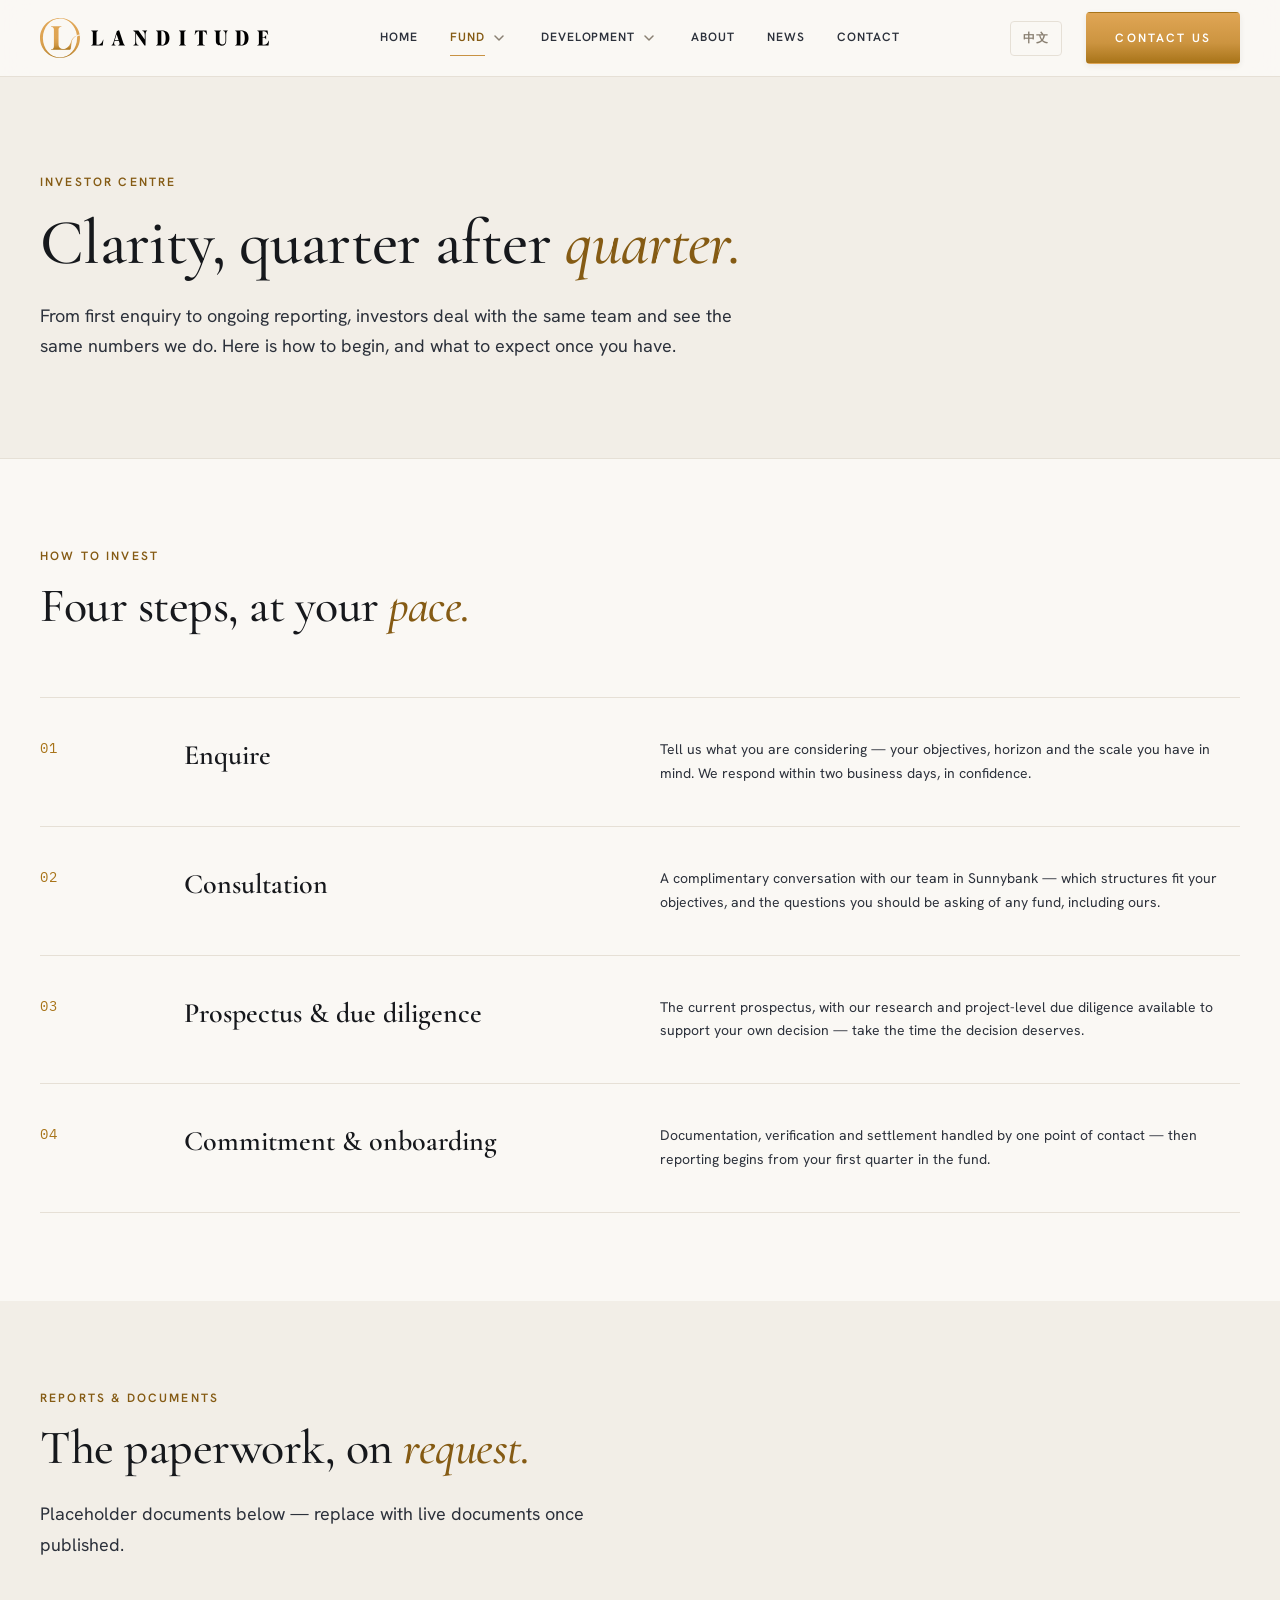
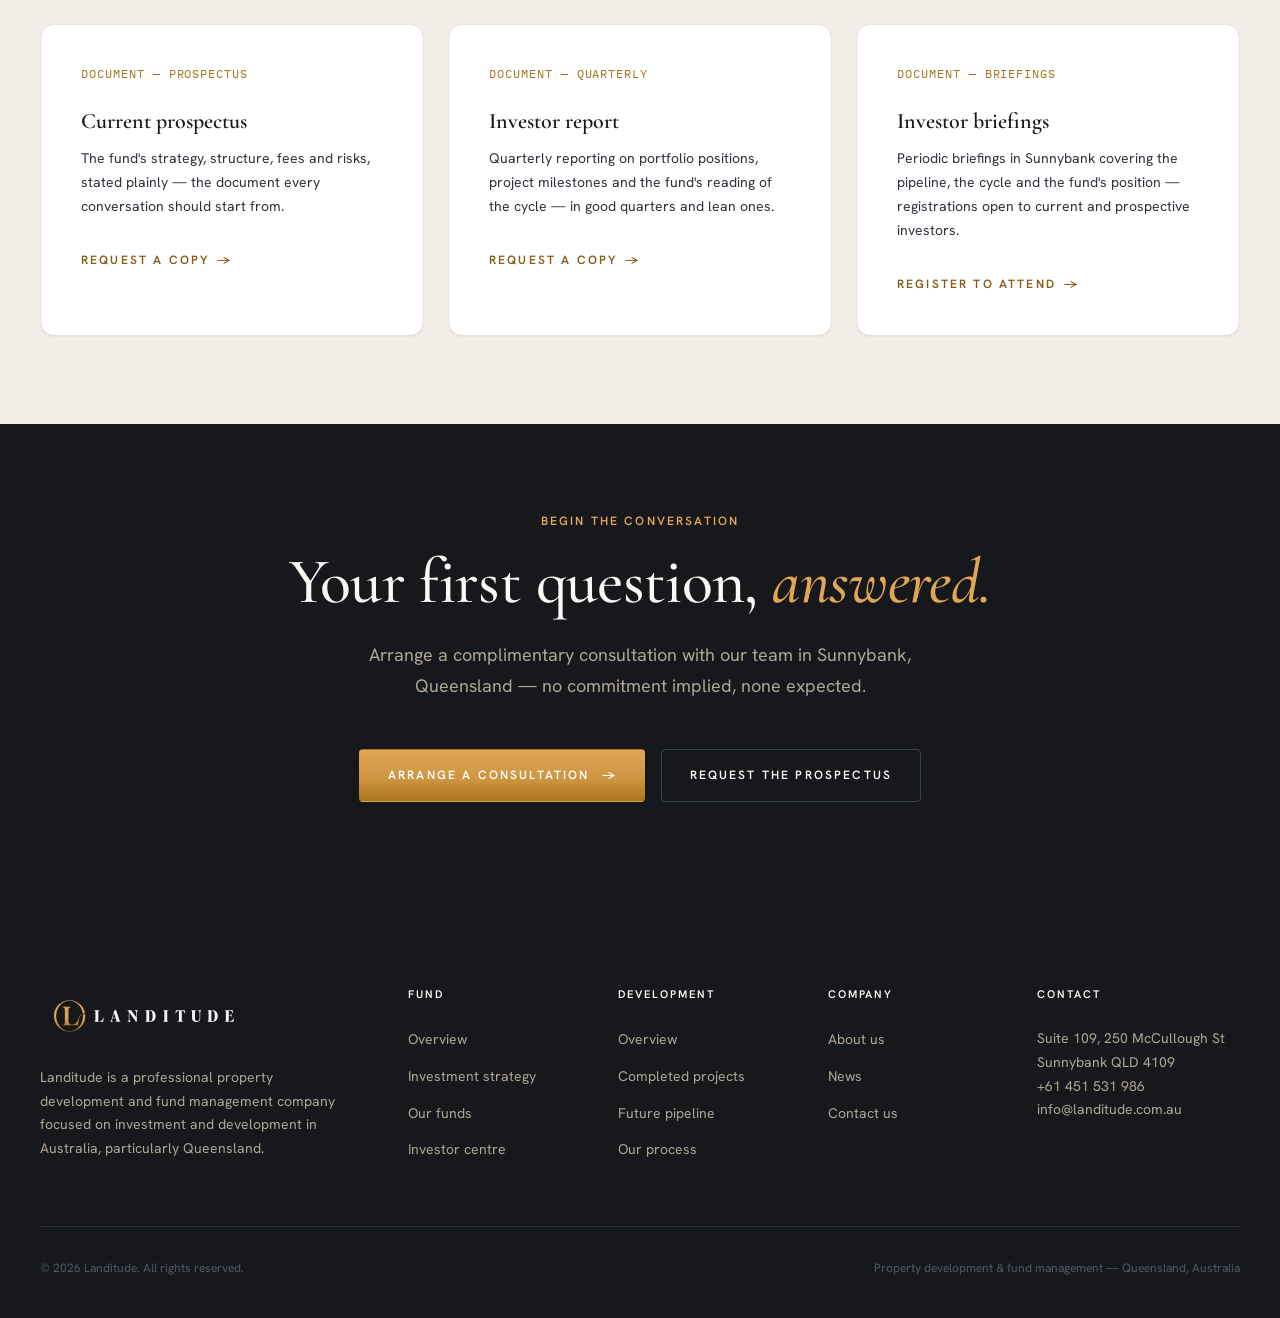
<file: fund/investors.html>
<!DOCTYPE html>
<html lang="en-AU">
<head>
  <meta charset="UTF-8">
  <meta name="viewport" content="width=device-width, initial-scale=1.0">
  <title>Investor Centre — Landitude Fund</title>
  <meta name="description" content="How to invest with Landitude Fund — the onboarding pathway, reporting standards and the documents available to current and prospective investors.">
  <link rel="icon" type="image/svg+xml" href="/assets/logos/landitude-icon.svg">
  <link rel="icon" type="image/png" href="/assets/favicon.png">
  <link rel="stylesheet" href="/css/styles.css">
</head>
<body>

  <header class="site-header">
    <div class="container site-header__inner">
      <a class="site-header__logo" href="/index.html" aria-label="Landitude — home">
        <img src="/assets/logos/landitude-landscape-colour.svg" alt="Landitude — Fund &amp; Development">
      </a>
      <nav class="site-nav" id="site-nav" aria-label="Primary">
        <a href="/index.html">Home</a>
        <div class="site-nav__group">
          <div class="site-nav__top">
            <a href="/fund/index.html" class="is-active">Fund</a>
            <button class="site-nav__caret" type="button" aria-expanded="false" aria-label="Toggle Fund menu">
              <svg viewBox="0 0 10 6" width="10" height="6" aria-hidden="true" focusable="false"><path d="M1 1l4 4 4-4" fill="none" stroke="currentColor" stroke-width="1.5" stroke-linecap="round" stroke-linejoin="round"/></svg>
            </button>
          </div>
          <div class="site-nav__submenu">
            <a href="/fund/index.html">Overview</a>
            <a href="/fund/strategy.html">Investment strategy</a>
            <a href="/fund/funds.html">Our funds</a>
            <a href="/fund/investors.html" class="is-active">Investor centre</a>
          </div>
        </div>
        <div class="site-nav__group">
          <div class="site-nav__top">
            <a href="/development/index.html">Development</a>
            <button class="site-nav__caret" type="button" aria-expanded="false" aria-label="Toggle Development menu">
              <svg viewBox="0 0 10 6" width="10" height="6" aria-hidden="true" focusable="false"><path d="M1 1l4 4 4-4" fill="none" stroke="currentColor" stroke-width="1.5" stroke-linecap="round" stroke-linejoin="round"/></svg>
            </button>
          </div>
          <div class="site-nav__submenu">
            <a href="/development/index.html">Overview</a>
            <a href="/development/projects.html">Completed projects</a>
            <a href="/development/pipeline.html">Future pipeline</a>
            <a href="/development/process.html">Our process</a>
          </div>
        </div>
        <a href="/about.html">About</a>
        <a href="/news.html">News</a>
        <a href="/contact.html">Contact</a>
      </nav>
      <div class="site-header__actions">
        <button class="lang-toggle" type="button" title="切换到中文 (coming soon)">中文</button>
        <a class="btn btn--gold" href="/contact.html">Contact us</a>
        <button class="nav-toggle" type="button" aria-controls="site-nav" aria-expanded="false" aria-label="Toggle navigation">
          <span></span><span></span><span></span>
        </button>
      </div>
    </div>
  </header>

  <main>

    <!-- Page hero -->
    <section class="page-hero">
      <div class="container">
        <span class="eyebrow">Investor centre</span>
        <h1 class="display display--xl">Clarity, quarter after <em>quarter.</em></h1>
        <p class="lede">From first enquiry to ongoing reporting, investors deal with the same team and see the same numbers we do. Here is how to begin, and what to expect once you have.</p>
      </div>
    </section>

    <!-- How to invest -->
    <section class="section">
      <div class="container">
        <div class="section-head">
          <span class="eyebrow">How to invest</span>
          <h2 class="display display--lg">Four steps, at your <em>pace.</em></h2>
        </div>
        <div class="process">
          <div class="process__row reveal">
            <span class="process__num">01</span>
            <h3 class="process__title">Enquire</h3>
            <p class="process__body">Tell us what you are considering — your objectives, horizon and the scale you have in mind. We respond within two business days, in confidence.</p>
          </div>
          <div class="process__row reveal">
            <span class="process__num">02</span>
            <h3 class="process__title">Consultation</h3>
            <p class="process__body">A complimentary conversation with our team in Sunnybank — which structures fit your objectives, and the questions you should be asking of any fund, including ours.</p>
          </div>
          <div class="process__row reveal">
            <span class="process__num">03</span>
            <h3 class="process__title">Prospectus &amp; due diligence</h3>
            <p class="process__body">The current prospectus, with our research and project-level due diligence available to support your own decision — take the time the decision deserves.</p>
          </div>
          <div class="process__row reveal">
            <span class="process__num">04</span>
            <h3 class="process__title">Commitment &amp; onboarding</h3>
            <p class="process__body">Documentation, verification and settlement handled by one point of contact — then reporting begins from your first quarter in the fund.</p>
          </div>
        </div>
      </div>
    </section>

    <!-- Documents -->
    <section class="section section--sand">
      <div class="container">
        <div class="section-head">
          <span class="eyebrow">Reports &amp; documents</span>
          <h2 class="display display--lg">The paperwork, on <em>request.</em></h2>
          <p class="lede">Placeholder documents below — replace with live documents once published.</p>
        </div>
        <div class="grid-3">
          <article class="card reveal">
            <span class="mono-caption">Document — Prospectus</span>
            <h3 class="card__title">Current prospectus</h3>
            <p class="card__body">The fund's strategy, structure, fees and risks, stated plainly — the document every conversation should start from.</p>
            <a class="link-arrow" href="/contact.html">Request a copy <span class="arrow">→</span></a>
          </article>
          <article class="card reveal">
            <span class="mono-caption">Document — Quarterly</span>
            <h3 class="card__title">Investor report</h3>
            <p class="card__body">Quarterly reporting on portfolio positions, project milestones and the fund's reading of the cycle — in good quarters and lean ones.</p>
            <a class="link-arrow" href="/contact.html">Request a copy <span class="arrow">→</span></a>
          </article>
          <article class="card reveal">
            <span class="mono-caption">Document — Briefings</span>
            <h3 class="card__title">Investor briefings</h3>
            <p class="card__body">Periodic briefings in Sunnybank covering the pipeline, the cycle and the fund's position — registrations open to current and prospective investors.</p>
            <a class="link-arrow" href="/contact.html">Register to attend <span class="arrow">→</span></a>
          </article>
        </div>
      </div>
    </section>

    <!-- CTA band -->
    <section class="section section--dark cta-band">
      <div class="container container--md">
        <span class="eyebrow">Begin the conversation</span>
        <h2 class="display display--xl">Your first question, <em>answered.</em></h2>
        <p class="lede">Arrange a complimentary consultation with our team in Sunnybank, Queensland — no commitment implied, none expected.</p>
        <div class="cta-band__actions">
          <a class="btn btn--gold" href="/contact.html">Arrange a consultation <span class="arrow">→</span></a>
          <a class="btn btn--ghost" href="/contact.html">Request the prospectus</a>
        </div>
      </div>
    </section>

  </main>

  <footer class="site-footer">
    <div class="container">
      <div class="site-footer__grid">
        <div class="site-footer__brand">
          <img src="/assets/logos/landitude-landscape-white-colour.svg" alt="Landitude — Fund &amp; Development">
          <p>Landitude is a professional property development and fund management company focused on investment and development in Australia, particularly Queensland.</p>
        </div>
        <div>
          <h4>Fund</h4>
          <ul>
            <li><a href="/fund/index.html">Overview</a></li>
            <li><a href="/fund/strategy.html">Investment strategy</a></li>
            <li><a href="/fund/funds.html">Our funds</a></li>
            <li><a href="/fund/investors.html">Investor centre</a></li>
          </ul>
        </div>
        <div>
          <h4>Development</h4>
          <ul>
            <li><a href="/development/index.html">Overview</a></li>
            <li><a href="/development/projects.html">Completed projects</a></li>
            <li><a href="/development/pipeline.html">Future pipeline</a></li>
            <li><a href="/development/process.html">Our process</a></li>
          </ul>
        </div>
        <div>
          <h4>Company</h4>
          <ul>
            <li><a href="/about.html">About us</a></li>
            <li><a href="/news.html">News</a></li>
            <li><a href="/contact.html">Contact us</a></li>
          </ul>
        </div>
        <div>
          <h4>Contact</h4>
          <address>
            Suite 109, 250 McCullough St<br>
            Sunnybank QLD 4109<br>
            <a href="tel:+61451531986">+61 451 531 986</a><br>
            <a href="mailto:info@landitude.com.au">info@landitude.com.au</a>
          </address>
        </div>
      </div>
      <div class="site-footer__legal">
        <span>© 2026 Landitude. All rights reserved.</span>
        <span>Property development &amp; fund management — Queensland, Australia</span>
      </div>
    </div>
  </footer>

  <script src="/js/main.js"></script>
</body>
</html>
</file>
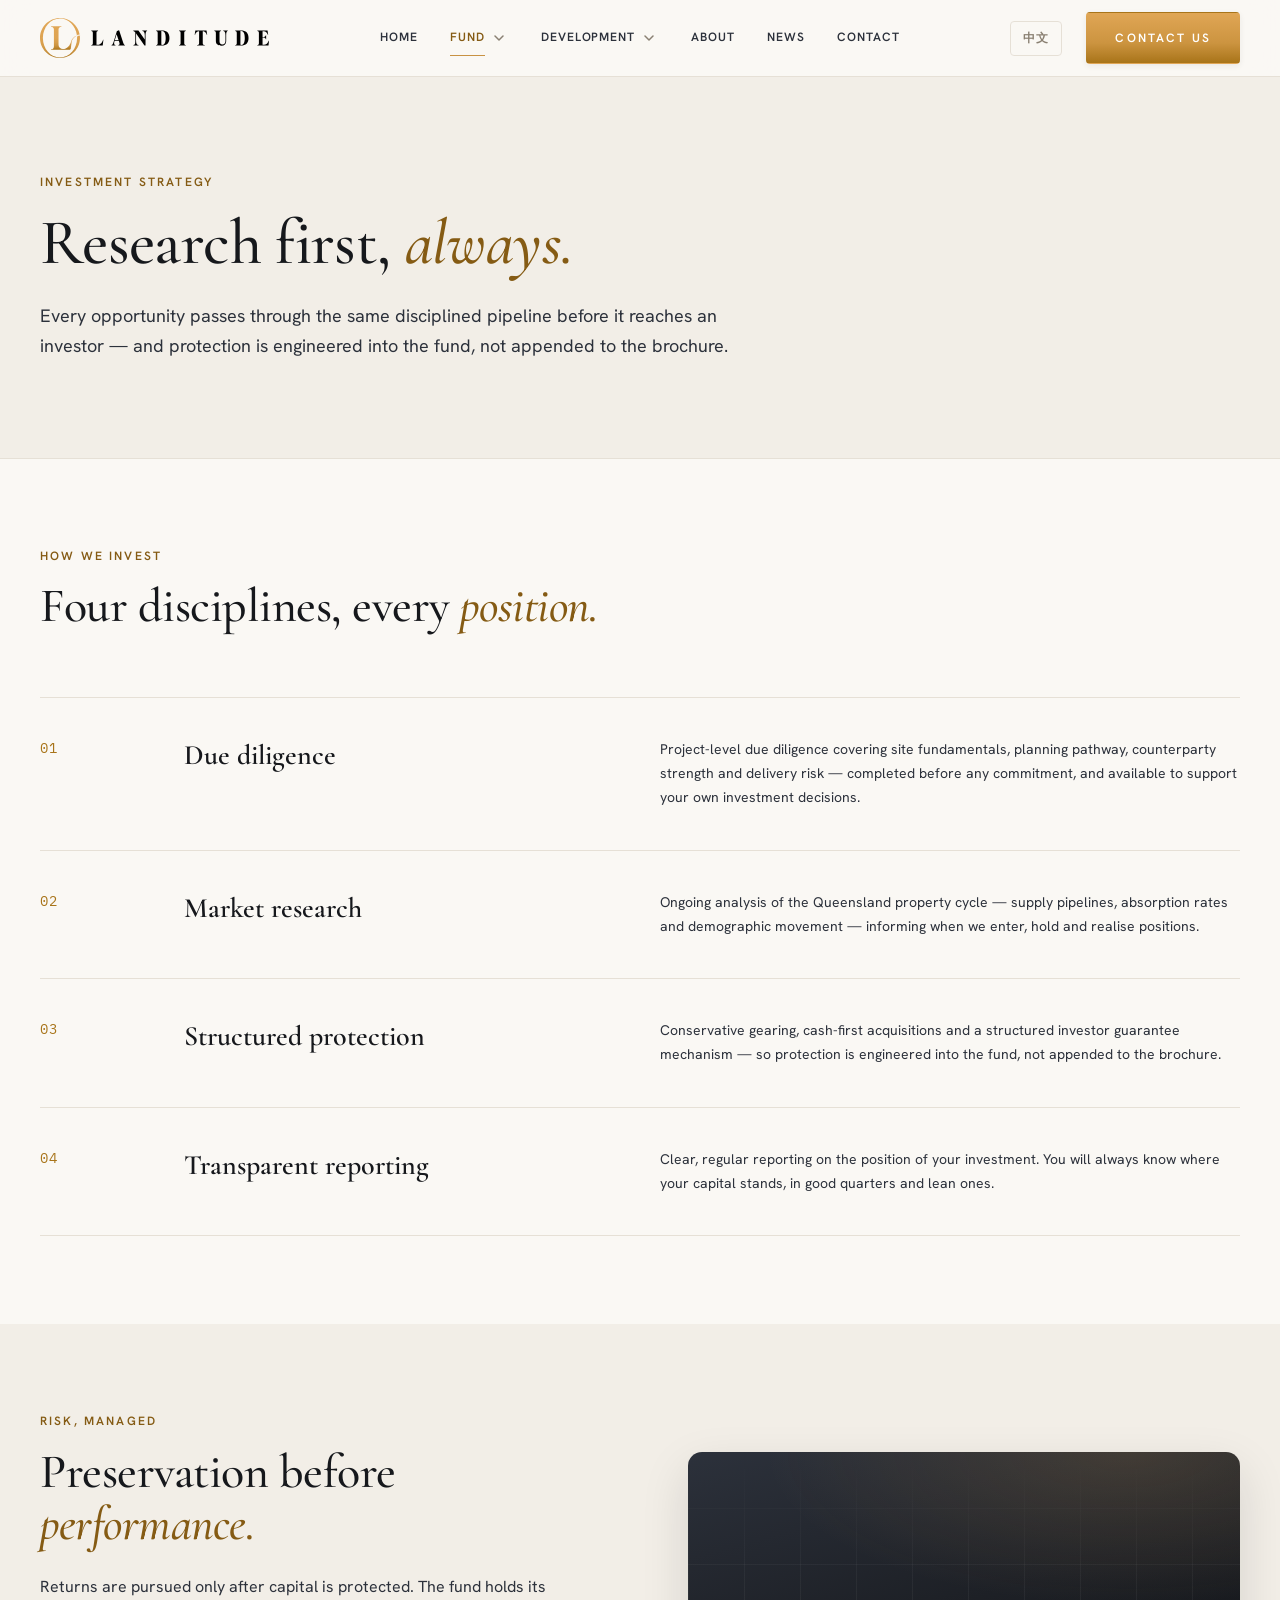
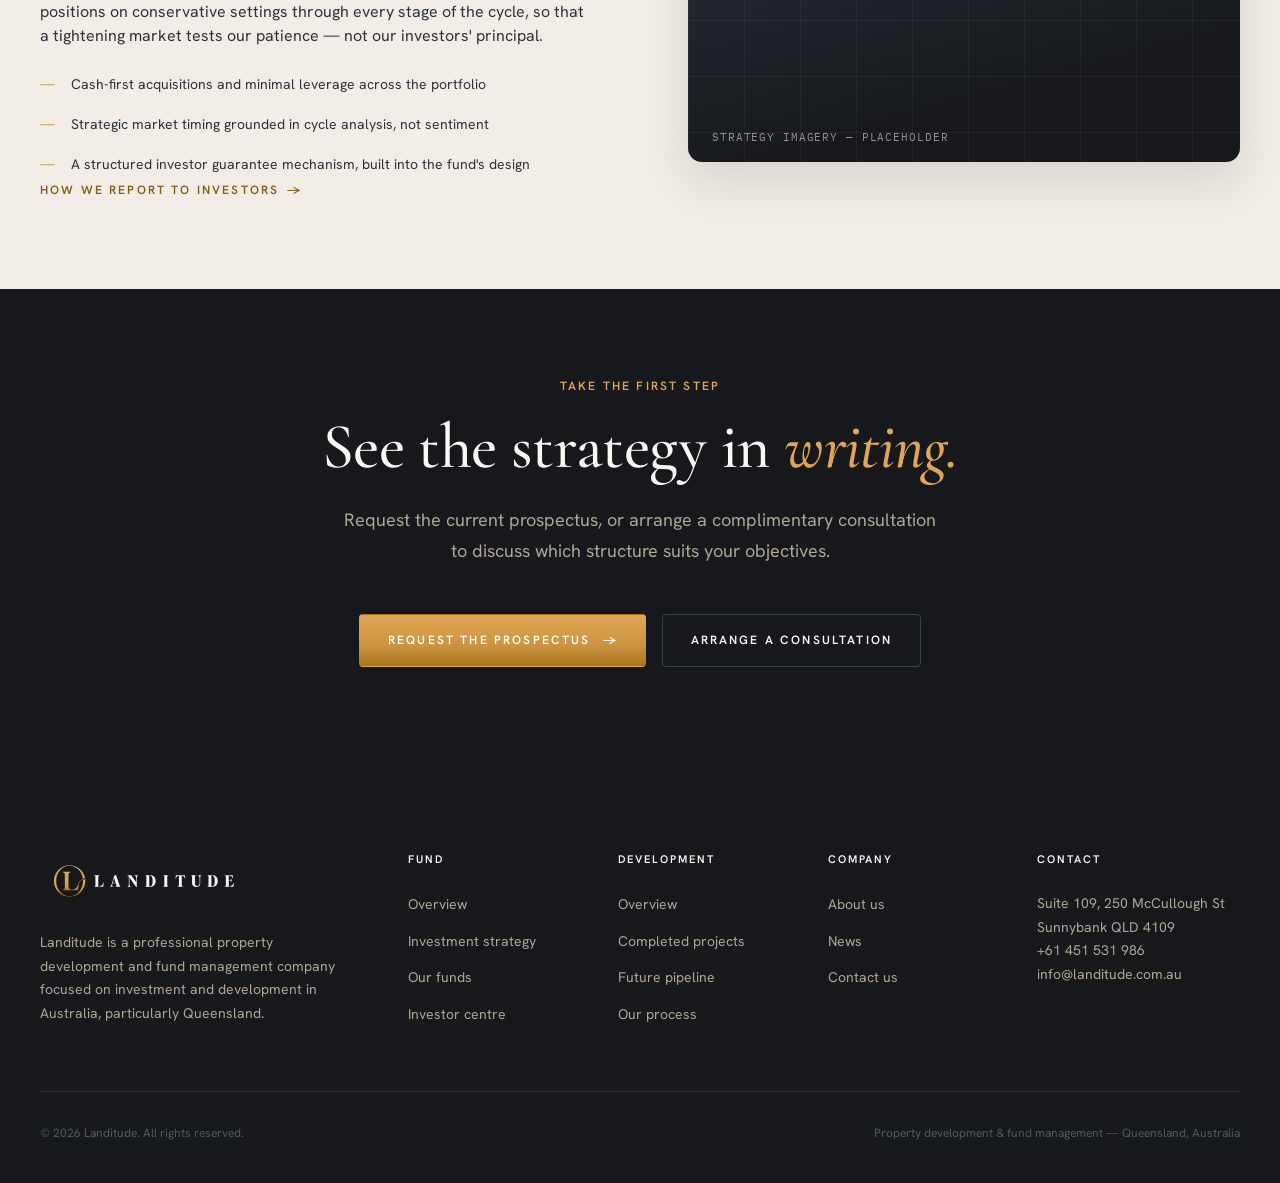
<file: fund/strategy.html>
<!DOCTYPE html>
<html lang="en-AU">
<head>
  <meta charset="UTF-8">
  <meta name="viewport" content="width=device-width, initial-scale=1.0">
  <title>Investment Strategy — Landitude Fund</title>
  <meta name="description" content="How Landitude Fund invests — due diligence, market research, structured protection and transparent reporting, applied to every position.">
  <link rel="icon" type="image/svg+xml" href="/assets/logos/landitude-icon.svg">
  <link rel="icon" type="image/png" href="/assets/favicon.png">
  <link rel="stylesheet" href="/css/styles.css">
</head>
<body>

  <header class="site-header">
    <div class="container site-header__inner">
      <a class="site-header__logo" href="/index.html" aria-label="Landitude — home">
        <img src="/assets/logos/landitude-landscape-colour.svg" alt="Landitude — Fund &amp; Development">
      </a>
      <nav class="site-nav" id="site-nav" aria-label="Primary">
        <a href="/index.html">Home</a>
        <div class="site-nav__group">
          <div class="site-nav__top">
            <a href="/fund/index.html" class="is-active">Fund</a>
            <button class="site-nav__caret" type="button" aria-expanded="false" aria-label="Toggle Fund menu">
              <svg viewBox="0 0 10 6" width="10" height="6" aria-hidden="true" focusable="false"><path d="M1 1l4 4 4-4" fill="none" stroke="currentColor" stroke-width="1.5" stroke-linecap="round" stroke-linejoin="round"/></svg>
            </button>
          </div>
          <div class="site-nav__submenu">
            <a href="/fund/index.html">Overview</a>
            <a href="/fund/strategy.html" class="is-active">Investment strategy</a>
            <a href="/fund/funds.html">Our funds</a>
            <a href="/fund/investors.html">Investor centre</a>
          </div>
        </div>
        <div class="site-nav__group">
          <div class="site-nav__top">
            <a href="/development/index.html">Development</a>
            <button class="site-nav__caret" type="button" aria-expanded="false" aria-label="Toggle Development menu">
              <svg viewBox="0 0 10 6" width="10" height="6" aria-hidden="true" focusable="false"><path d="M1 1l4 4 4-4" fill="none" stroke="currentColor" stroke-width="1.5" stroke-linecap="round" stroke-linejoin="round"/></svg>
            </button>
          </div>
          <div class="site-nav__submenu">
            <a href="/development/index.html">Overview</a>
            <a href="/development/projects.html">Completed projects</a>
            <a href="/development/pipeline.html">Future pipeline</a>
            <a href="/development/process.html">Our process</a>
          </div>
        </div>
        <a href="/about.html">About</a>
        <a href="/news.html">News</a>
        <a href="/contact.html">Contact</a>
      </nav>
      <div class="site-header__actions">
        <button class="lang-toggle" type="button" title="切换到中文 (coming soon)">中文</button>
        <a class="btn btn--gold" href="/contact.html">Contact us</a>
        <button class="nav-toggle" type="button" aria-controls="site-nav" aria-expanded="false" aria-label="Toggle navigation">
          <span></span><span></span><span></span>
        </button>
      </div>
    </div>
  </header>

  <main>

    <!-- Page hero -->
    <section class="page-hero">
      <div class="container">
        <span class="eyebrow">Investment strategy</span>
        <h1 class="display display--xl">Research first, <em>always.</em></h1>
        <p class="lede">Every opportunity passes through the same disciplined pipeline before it reaches an investor — and protection is engineered into the fund, not appended to the brochure.</p>
      </div>
    </section>

    <!-- Process -->
    <section class="section">
      <div class="container">
        <div class="section-head">
          <span class="eyebrow">How we invest</span>
          <h2 class="display display--lg">Four disciplines, every <em>position.</em></h2>
        </div>
        <div class="process">
          <div class="process__row reveal">
            <span class="process__num">01</span>
            <h3 class="process__title">Due diligence</h3>
            <p class="process__body">Project-level due diligence covering site fundamentals, planning pathway, counterparty strength and delivery risk — completed before any commitment, and available to support your own investment decisions.</p>
          </div>
          <div class="process__row reveal">
            <span class="process__num">02</span>
            <h3 class="process__title">Market research</h3>
            <p class="process__body">Ongoing analysis of the Queensland property cycle — supply pipelines, absorption rates and demographic movement — informing when we enter, hold and realise positions.</p>
          </div>
          <div class="process__row reveal">
            <span class="process__num">03</span>
            <h3 class="process__title">Structured protection</h3>
            <p class="process__body">Conservative gearing, cash-first acquisitions and a structured investor guarantee mechanism — so protection is engineered into the fund, not appended to the brochure.</p>
          </div>
          <div class="process__row reveal">
            <span class="process__num">04</span>
            <h3 class="process__title">Transparent reporting</h3>
            <p class="process__body">Clear, regular reporting on the position of your investment. You will always know where your capital stands, in good quarters and lean ones.</p>
          </div>
        </div>
      </div>
    </section>

    <!-- Capital preservation -->
    <section class="section section--sand">
      <div class="container">
        <div class="two-up">
          <div class="two-up__content reveal">
            <span class="eyebrow">Risk, managed</span>
            <h2 class="display display--lg">Preservation before <em>performance.</em></h2>
            <p>Returns are pursued only after capital is protected. The fund holds its positions on conservative settings through every stage of the cycle, so that a tightening market tests our patience — not our investors' principal.</p>
            <ul class="feature-list">
              <li>Cash-first acquisitions and minimal leverage across the portfolio</li>
              <li>Strategic market timing grounded in cycle analysis, not sentiment</li>
              <li>A structured investor guarantee mechanism, built into the fund's design</li>
            </ul>
            <a class="link-arrow" href="/fund/investors.html">How we report to investors <span class="arrow">→</span></a>
          </div>
          <div class="two-up__media reveal">
            <figure class="placeholder-panel placeholder-panel--wide">
              <figcaption class="placeholder-panel__label">Strategy imagery — placeholder</figcaption>
            </figure>
          </div>
        </div>
      </div>
    </section>

    <!-- CTA band -->
    <section class="section section--dark cta-band">
      <div class="container container--md">
        <span class="eyebrow">Take the first step</span>
        <h2 class="display display--xl">See the strategy in <em>writing.</em></h2>
        <p class="lede">Request the current prospectus, or arrange a complimentary consultation to discuss which structure suits your objectives.</p>
        <div class="cta-band__actions">
          <a class="btn btn--gold" href="/contact.html">Request the prospectus <span class="arrow">→</span></a>
          <a class="btn btn--ghost" href="/contact.html">Arrange a consultation</a>
        </div>
      </div>
    </section>

  </main>

  <footer class="site-footer">
    <div class="container">
      <div class="site-footer__grid">
        <div class="site-footer__brand">
          <img src="/assets/logos/landitude-landscape-white-colour.svg" alt="Landitude — Fund &amp; Development">
          <p>Landitude is a professional property development and fund management company focused on investment and development in Australia, particularly Queensland.</p>
        </div>
        <div>
          <h4>Fund</h4>
          <ul>
            <li><a href="/fund/index.html">Overview</a></li>
            <li><a href="/fund/strategy.html">Investment strategy</a></li>
            <li><a href="/fund/funds.html">Our funds</a></li>
            <li><a href="/fund/investors.html">Investor centre</a></li>
          </ul>
        </div>
        <div>
          <h4>Development</h4>
          <ul>
            <li><a href="/development/index.html">Overview</a></li>
            <li><a href="/development/projects.html">Completed projects</a></li>
            <li><a href="/development/pipeline.html">Future pipeline</a></li>
            <li><a href="/development/process.html">Our process</a></li>
          </ul>
        </div>
        <div>
          <h4>Company</h4>
          <ul>
            <li><a href="/about.html">About us</a></li>
            <li><a href="/news.html">News</a></li>
            <li><a href="/contact.html">Contact us</a></li>
          </ul>
        </div>
        <div>
          <h4>Contact</h4>
          <address>
            Suite 109, 250 McCullough St<br>
            Sunnybank QLD 4109<br>
            <a href="tel:+61451531986">+61 451 531 986</a><br>
            <a href="mailto:info@landitude.com.au">info@landitude.com.au</a>
          </address>
        </div>
      </div>
      <div class="site-footer__legal">
        <span>© 2026 Landitude. All rights reserved.</span>
        <span>Property development &amp; fund management — Queensland, Australia</span>
      </div>
    </div>
  </footer>

  <script src="/js/main.js"></script>
</body>
</html>
</file>
<file: css/styles.css>
/* ============================================================
   Landitude — Marketing site stylesheet
   Built on the Landitude Design System tokens.
   Warm paper base · ink & sand section bands · precious gold.
   ============================================================ */

/* ---- Webfonts (Google Fonts substitutes per DS) ---- */
@import url('https://fonts.googleapis.com/css2?family=Cormorant+Garamond:ital,wght@0,400;0,500;0,600;0,700;1,400;1,500&family=Hanken+Grotesk:wght@300;400;500;600;700;800&family=IBM+Plex+Mono:wght@400;500;600&display=swap');

/* ============================================================
   Tokens
   ============================================================ */
:root {
  /* Brand: Gold / Bronze (from the logo gradient) */
  --gold-300: #ECC589;
  --gold-400: #E0A655;
  --gold-500: #C89243;
  --gold-600: #A87419;
  --gold-700: #855B14;
  --gradient-gold: linear-gradient(180deg, #E0A655 0%, #CC9440 60%, #A87419 100%);

  /* Ink / Charcoal */
  --ink-900: #16181C;
  --ink-800: #20242C;
  --ink-700: #2C313B;
  --ink-600: #3B414D;
  --ink-500: #515967;

  /* Warm neutrals */
  --neutral-0: #FFFFFF;
  --neutral-50: #FAF8F4;
  --neutral-100: #F2EEE7;
  --neutral-200: #E6E0D6;
  --neutral-300: #D2C9BB;
  --neutral-400: #B0A695;
  --neutral-500: #8A8072;
  --neutral-600: #645C50;
  --neutral-700: #423D35;

  /* Semantic */
  --success-500: #4F7A4D;
  --success-50: #EAF0E8;
  --warning-500: #C89243;
  --warning-50: #F7ECD8;
  --danger-500: #A8442E;
  --danger-50: #F4E3DD;
  --info-500: #3E6B8A;
  --info-50: #E3ECF1;

  /* Aliases */
  --bg-base: var(--neutral-50);
  --bg-sand: var(--neutral-100);
  --surface-card: var(--neutral-0);
  --surface-dark: var(--ink-900);
  --text-strong: var(--ink-900);
  --text-body: var(--ink-700);
  --text-muted: var(--neutral-500);
  --text-on-dark: var(--neutral-50);
  --text-on-dark-muted: var(--neutral-400);
  --text-accent: var(--gold-700);
  --border-subtle: var(--neutral-200);
  --border-strong: var(--neutral-300);
  --border-dark: var(--ink-700);
  --accent: var(--gold-500);
  --accent-hover: var(--gold-600);
  --accent-press: var(--gold-700);
  --accent-tint: var(--warning-50);
  --focus-ring: color-mix(in srgb, var(--gold-500) 55%, transparent);

  /* Type */
  --font-display: 'Cormorant Garamond', 'Hoefler Text', Georgia, serif;
  --font-sans: 'Hanken Grotesk', 'Helvetica Neue', Arial, sans-serif;
  --font-mono: 'IBM Plex Mono', ui-monospace, 'SFMono-Regular', Menlo, monospace;

  --text-2xs: 0.6875rem;
  --text-xs: 0.75rem;
  --text-sm: 0.875rem;
  --text-base: 1rem;
  --text-md: 1.125rem;
  --text-lg: 1.375rem;
  --text-xl: 1.75rem;
  --text-2xl: 2.25rem;
  --text-3xl: 3rem;
  --text-4xl: 4rem;
  --text-5xl: 5.5rem;

  --leading-tight: 1.08;
  --leading-snug: 1.25;
  --leading-normal: 1.55;
  --leading-relaxed: 1.7;

  --tracking-tight: -0.01em;
  --tracking-wide: 0.08em;
  --tracking-wider: 0.18em;
  --tracking-widest: 0.28em;

  /* Spacing (8px rhythm) */
  --space-1: 0.25rem;
  --space-2: 0.5rem;
  --space-3: 0.75rem;
  --space-4: 1rem;
  --space-5: 1.5rem;
  --space-6: 2rem;
  --space-7: 2.5rem;
  --space-8: 3rem;
  --space-9: 4rem;
  --space-10: 6rem;
  --space-11: 8rem;

  /* Radii */
  --radius-xs: 2px;
  --radius-sm: 4px;
  --radius-md: 8px;
  --radius-lg: 14px;
  --radius-xl: 22px;
  --radius-pill: 999px;

  /* Containers */
  --container-sm: 640px;
  --container-md: 880px;
  --container-lg: 1120px;
  --container-xl: 1320px;
  --gutter: 40px;
  --section-pad: 88px;

  /* Elevation */
  --shadow-xs: 0 1px 2px rgba(22, 24, 28, 0.06);
  --shadow-sm: 0 2px 6px rgba(22, 24, 28, 0.07);
  --shadow-md: 0 8px 24px rgba(22, 24, 28, 0.09);
  --shadow-lg: 0 18px 48px rgba(22, 24, 28, 0.13);
  --shadow-xl: 0 32px 80px rgba(22, 24, 28, 0.18);
  --shadow-gold: 0 10px 30px rgba(168, 116, 25, 0.22);
  --shadow-inset: inset 0 0 0 1px var(--border-subtle);

  /* Motion */
  --ease-standard: cubic-bezier(0.4, 0, 0.2, 1);
  --ease-out: cubic-bezier(0.16, 1, 0.3, 1);
  --duration-fast: 140ms;
  --duration-base: 240ms;
  --duration-slow: 420ms;
}

/* ============================================================
   Base
   ============================================================ */
*, *::before, *::after { box-sizing: border-box; }

html { scroll-behavior: smooth; }

body {
  margin: 0;
  background: var(--bg-base);
  color: var(--text-body);
  font-family: var(--font-sans);
  font-size: var(--text-base);
  font-weight: 400;
  line-height: var(--leading-normal);
  -webkit-font-smoothing: antialiased;
  text-rendering: optimizeLegibility;
}

img { max-width: 100%; display: block; }

a { color: inherit; }

h1, h2, h3, h4, p, ul, ol, figure { margin: 0; }

:focus-visible {
  outline: 2px solid var(--focus-ring);
  outline-offset: 2px;
}

::selection { background: var(--gold-300); color: var(--ink-900); }

/* ============================================================
   Layout
   ============================================================ */
.container {
  max-width: var(--container-xl);
  margin-inline: auto;
  padding-inline: var(--gutter);
}
.container--lg { max-width: var(--container-lg); }
.container--md { max-width: var(--container-md); }

.section { padding-block: var(--section-pad); }
.section--sand { background: var(--bg-sand); }
.section--dark {
  background: var(--surface-dark);
  color: var(--text-on-dark);
}

/* ============================================================
   Typography
   ============================================================ */
.eyebrow {
  font-family: var(--font-sans);
  font-size: var(--text-xs);
  font-weight: 600;
  letter-spacing: var(--tracking-wider);
  text-transform: uppercase;
  color: var(--text-accent);
}
.section--dark .eyebrow { color: var(--gold-400); }

.display {
  font-family: var(--font-display);
  font-weight: 500;
  line-height: var(--leading-tight);
  letter-spacing: var(--tracking-tight);
  color: var(--text-strong);
}
.section--dark .display { color: var(--text-on-dark); }
.display em {
  font-style: italic;
  font-weight: 500;
  color: var(--text-accent);
}
.section--dark .display em { color: var(--gold-400); }

.display--hero { font-size: clamp(3rem, 7vw, var(--text-5xl)); }
.display--xl { font-size: clamp(2.5rem, 5vw, var(--text-4xl)); }
.display--lg { font-size: clamp(2rem, 4vw, var(--text-3xl)); }
.display--md { font-size: var(--text-2xl); }
.display--sm { font-size: var(--text-xl); }

.lede {
  font-size: var(--text-md);
  line-height: var(--leading-relaxed);
  color: var(--text-body);
  max-width: 34em;
}
.section--dark .lede { color: var(--text-on-dark-muted); }

.text-muted { color: var(--text-muted); }

.mono-caption {
  font-family: var(--font-mono);
  font-size: var(--text-xs);
  letter-spacing: var(--tracking-wide);
  text-transform: uppercase;
  color: var(--text-muted);
}

/* Section heading block */
.section-head { max-width: 720px; margin-bottom: var(--space-9); }
.section-head .eyebrow { display: block; margin-bottom: var(--space-4); }
.section-head .display { margin-bottom: var(--space-5); }
.section-head--center { margin-inline: auto; text-align: center; }

/* ============================================================
   Buttons
   ============================================================ */
.btn {
  display: inline-flex;
  align-items: center;
  justify-content: center;
  gap: var(--space-3);
  padding: 1rem 1.75rem;
  border-radius: var(--radius-sm);
  border: 1px solid transparent;
  font-family: var(--font-sans);
  font-size: var(--text-xs);
  font-weight: 600;
  letter-spacing: var(--tracking-wider);
  text-transform: uppercase;
  text-decoration: none;
  cursor: pointer;
  white-space: nowrap;
  transition:
    background var(--duration-fast) var(--ease-standard),
    border-color var(--duration-fast) var(--ease-standard),
    color var(--duration-fast) var(--ease-standard),
    transform var(--duration-base) var(--ease-out),
    box-shadow var(--duration-base) var(--ease-out);
}
.btn:hover { transform: translateY(-1px); }
.btn:active { transform: scale(0.98); }

.btn--gold {
  background: var(--gradient-gold);
  color: var(--neutral-0);
  box-shadow: var(--shadow-sm);
}
.btn--gold:hover { box-shadow: var(--shadow-gold); filter: brightness(1.04); }

.btn--dark {
  background: var(--ink-900);
  color: var(--neutral-50);
}
.btn--dark:hover { background: var(--ink-800); }

.btn--ghost {
  background: transparent;
  border-color: var(--border-strong);
  color: var(--text-strong);
}
.btn--ghost:hover { border-color: var(--gold-500); color: var(--text-accent); }

.section--dark .btn--ghost {
  border-color: var(--ink-600);
  color: var(--text-on-dark);
}
.section--dark .btn--ghost:hover { border-color: var(--gold-400); color: var(--gold-300); }

.btn .arrow { font-family: var(--font-sans); letter-spacing: 0; }

/* Text link */
.link-arrow {
  display: inline-flex;
  align-items: center;
  gap: var(--space-2);
  font-size: var(--text-xs);
  font-weight: 600;
  letter-spacing: var(--tracking-wider);
  text-transform: uppercase;
  text-decoration: none;
  color: var(--text-accent);
  transition: gap var(--duration-base) var(--ease-out);
}
.link-arrow:hover { gap: var(--space-3); }

/* ============================================================
   Header
   ============================================================ */
.site-header {
  position: sticky;
  top: 0;
  z-index: 100;
  background: color-mix(in srgb, var(--neutral-50) 88%, transparent);
  backdrop-filter: blur(14px);
  -webkit-backdrop-filter: blur(14px);
  border-bottom: 1px solid var(--border-subtle);
  transition: box-shadow var(--duration-base) var(--ease-standard);
}
.site-header.is-scrolled { box-shadow: var(--shadow-sm); }

.site-header__inner {
  display: flex;
  align-items: center;
  justify-content: space-between;
  gap: var(--space-6);
  height: 76px;
}

.site-header__logo img { height: 40px; width: auto; }

.site-nav {
  display: flex;
  align-items: center;
  gap: var(--space-6);
}
.site-nav a {
  font-size: var(--text-xs);
  font-weight: 600;
  letter-spacing: var(--tracking-wide);
  text-transform: uppercase;
  text-decoration: none;
  color: var(--text-body);
  padding-block: var(--space-2);
  border-bottom: 1px solid transparent;
  transition: color var(--duration-fast) var(--ease-standard),
              border-color var(--duration-fast) var(--ease-standard);
}
.site-nav a:hover { color: var(--text-accent); }
.site-nav a.is-active {
  color: var(--text-accent);
  border-bottom-color: var(--gold-500);
}

/* Nav groups with dropdowns (Fund / Development) */
.site-nav__group {
  position: relative;
  display: flex;
  align-items: center;
  height: 76px;
}
.site-nav__top {
  display: flex;
  align-items: center;
  gap: var(--space-1);
}
.site-nav__caret {
  display: inline-flex;
  align-items: center;
  justify-content: center;
  width: 20px;
  height: 20px;
  padding: 0;
  background: transparent;
  border: none;
  border-radius: var(--radius-xs);
  color: var(--text-muted);
  cursor: pointer;
  transition: color var(--duration-fast) var(--ease-standard);
}
.site-nav__caret svg { transition: transform var(--duration-base) var(--ease-out); }
.site-nav__group:hover .site-nav__caret,
.site-nav__caret[aria-expanded="true"] { color: var(--text-accent); }
.site-nav__group:hover .site-nav__caret svg,
.site-nav__group:focus-within .site-nav__caret svg,
.site-nav__caret[aria-expanded="true"] svg { transform: rotate(180deg); }

.site-nav__submenu {
  position: absolute;
  top: 100%;
  left: 50%;
  min-width: 232px;
  display: flex;
  flex-direction: column;
  padding: var(--space-3) 0;
  background: var(--neutral-50);
  border: 1px solid var(--border-subtle);
  border-top: none;
  border-radius: 0 0 var(--radius-md) var(--radius-md);
  box-shadow: var(--shadow-md);
  opacity: 0;
  visibility: hidden;
  transform: translate(-50%, 8px);
  pointer-events: none;
  transition: opacity var(--duration-base) var(--ease-out),
              transform var(--duration-base) var(--ease-out),
              visibility var(--duration-base) var(--ease-out);
}
.site-nav__group:hover .site-nav__submenu,
.site-nav__group:focus-within .site-nav__submenu,
.site-nav__group.is-open .site-nav__submenu {
  opacity: 1;
  visibility: visible;
  transform: translate(-50%, 0);
  pointer-events: auto;
}
.site-nav__submenu a {
  padding: var(--space-3) var(--space-5);
  border-bottom: none;
  white-space: nowrap;
}
.site-nav__submenu a:hover { background: var(--bg-sand); }
.site-nav__submenu a.is-active {
  color: var(--text-accent);
  border-bottom: none;
  box-shadow: inset 2px 0 0 var(--gold-500);
}

.site-header__actions {
  display: flex;
  align-items: center;
  gap: var(--space-5);
}

.lang-toggle {
  font-family: var(--font-sans);
  font-size: var(--text-xs);
  font-weight: 600;
  letter-spacing: var(--tracking-wide);
  color: var(--text-muted);
  text-decoration: none;
  padding: var(--space-2) var(--space-3);
  border: 1px solid var(--border-subtle);
  border-radius: var(--radius-sm);
  background: transparent;
  cursor: pointer;
  transition: color var(--duration-fast) var(--ease-standard),
              border-color var(--duration-fast) var(--ease-standard);
}
.lang-toggle:hover { color: var(--text-accent); border-color: var(--gold-500); }

/* Mobile nav toggle */
.nav-toggle {
  display: none;
  flex-direction: column;
  justify-content: center;
  gap: 5px;
  width: 40px;
  height: 40px;
  padding: 8px;
  background: transparent;
  border: 1px solid var(--border-subtle);
  border-radius: var(--radius-sm);
  cursor: pointer;
}
.nav-toggle span {
  display: block;
  height: 1.5px;
  background: var(--ink-900);
  transition: transform var(--duration-base) var(--ease-out),
              opacity var(--duration-base) var(--ease-out);
}
.nav-toggle[aria-expanded="true"] span:nth-child(1) { transform: translateY(6.5px) rotate(45deg); }
.nav-toggle[aria-expanded="true"] span:nth-child(2) { opacity: 0; }
.nav-toggle[aria-expanded="true"] span:nth-child(3) { transform: translateY(-6.5px) rotate(-45deg); }

/* ============================================================
   Hero
   ============================================================ */
.hero { overflow: hidden; }
.hero__grid {
  display: grid;
  grid-template-columns: minmax(0, 1.05fr) minmax(0, 0.95fr);
  gap: var(--space-10);
  align-items: center;
  padding-block: var(--space-10);
}
.hero__eyebrow { display: block; margin-bottom: var(--space-5); }
.hero__title { margin-bottom: var(--space-6); }
.hero__lede { margin-bottom: var(--space-8); }
.hero__ctas { display: flex; flex-wrap: wrap; gap: var(--space-4); }

.hero__media { position: relative; }

/* Page hero (inner pages) */
.page-hero {
  background: var(--bg-sand);
  border-bottom: 1px solid var(--border-subtle);
  padding-block: var(--space-10);
}
.page-hero .eyebrow { display: block; margin-bottom: var(--space-4); }
.page-hero__brand {
  display: block;
  height: 80px;
  width: auto;
  margin-bottom: var(--space-5);
}
.page-hero .display { margin-bottom: var(--space-5); max-width: 16em; }
.page-hero .lede { max-width: 40em; }

/* ============================================================
   Homepage pillars — choose Fund or Development
   ============================================================ */
.pillars { padding-block: var(--space-9) var(--space-10); }

.pillars__intro {
  max-width: 760px;
  margin-inline: auto;
  margin-bottom: var(--space-8);
  text-align: center;
}
.pillars__intro .eyebrow { display: block; margin-bottom: var(--space-4); }
.pillars__intro .display { margin-bottom: var(--space-5); }
.pillars__intro .lede { margin-inline: auto; }

.pillars__grid {
  display: grid;
  grid-template-columns: repeat(2, minmax(0, 1fr));
  gap: var(--space-5);
}

.pillar {
  position: relative;
  display: flex;
  flex-direction: column;
  align-items: flex-start;
  gap: var(--space-5);
  min-height: 480px;
  padding: var(--space-8);
  border-radius: var(--radius-lg);
  overflow: hidden;
  text-decoration: none;
  transition: transform var(--duration-base) var(--ease-out),
              box-shadow var(--duration-base) var(--ease-out),
              border-color var(--duration-base) var(--ease-standard);
}
.pillar:hover { transform: translateY(-4px); }
.pillar > * { position: relative; z-index: 1; }

.pillar__caption {
  font-family: var(--font-mono);
  font-size: var(--text-xs);
  letter-spacing: var(--tracking-wide);
  text-transform: uppercase;
}
.pillar__logo { height: 64px; width: auto; }
.pillar .display { margin-top: var(--space-2); }
.pillar p {
  max-width: 30em;
  font-size: var(--text-sm);
  line-height: var(--leading-relaxed);
}
.pillar .feature-list { gap: var(--space-3); }
.pillar .btn { margin-top: auto; }

/* Fund — dark panel */
.pillar--fund {
  background:
    radial-gradient(120% 90% at 80% 0%, rgba(224, 166, 85, 0.18) 0%, transparent 55%),
    linear-gradient(165deg, var(--ink-700) 0%, var(--ink-900) 72%);
  color: var(--text-on-dark-muted);
  box-shadow: var(--shadow-lg);
}
.pillar--fund::after {
  content: "";
  position: absolute;
  inset: 0;
  background-image:
    linear-gradient(rgba(250, 248, 244, 0.05) 1px, transparent 1px),
    linear-gradient(90deg, rgba(250, 248, 244, 0.05) 1px, transparent 1px);
  background-size: 56px 56px;
  mask-image: linear-gradient(180deg, transparent 0%, #000 45%);
  -webkit-mask-image: linear-gradient(180deg, transparent 0%, #000 45%);
  pointer-events: none;
}
.pillar--fund:hover { box-shadow: var(--shadow-xl); }
.pillar--fund .pillar__caption { color: var(--gold-400); }
.pillar--fund .display { color: var(--text-on-dark); }
.pillar--fund .display em { color: var(--gold-400); }

/* Development — light panel */
.pillar--development {
  background:
    radial-gradient(120% 90% at 80% 0%, rgba(224, 166, 85, 0.2) 0%, transparent 55%),
    linear-gradient(165deg, var(--neutral-0) 0%, var(--neutral-100) 80%);
  border: 1px solid var(--border-subtle);
  color: var(--text-body);
  box-shadow: var(--shadow-md);
}
.pillar--development:hover {
  box-shadow: var(--shadow-lg);
  border-color: var(--border-strong);
}
.pillar--development .pillar__caption { color: var(--gold-600); }

/* ============================================================
   Imagery placeholders — architectural panels w/ gold wash
   ============================================================ */
.placeholder-panel {
  position: relative;
  border-radius: var(--radius-lg);
  overflow: hidden;
  background:
    radial-gradient(120% 90% at 80% 0%, rgba(224, 166, 85, 0.16) 0%, transparent 55%),
    linear-gradient(165deg, var(--ink-700) 0%, var(--ink-900) 72%);
  box-shadow: var(--shadow-lg);
}
.placeholder-panel::after {
  content: "";
  position: absolute;
  inset: 0;
  background-image:
    linear-gradient(rgba(250, 248, 244, 0.05) 1px, transparent 1px),
    linear-gradient(90deg, rgba(250, 248, 244, 0.05) 1px, transparent 1px);
  background-size: 56px 56px;
  mask-image: linear-gradient(180deg, transparent 0%, #000 45%);
  -webkit-mask-image: linear-gradient(180deg, transparent 0%, #000 45%);
}
.placeholder-panel--tall { aspect-ratio: 4 / 5; }
.placeholder-panel--wide { aspect-ratio: 16 / 9; }
.placeholder-panel--sand {
  background:
    radial-gradient(120% 90% at 80% 0%, rgba(224, 166, 85, 0.22) 0%, transparent 55%),
    linear-gradient(165deg, var(--neutral-200) 0%, var(--neutral-300) 80%);
  box-shadow: var(--shadow-md);
}
.placeholder-panel__label {
  position: absolute;
  left: var(--space-5);
  bottom: var(--space-4);
  z-index: 1;
  font-family: var(--font-mono);
  font-size: var(--text-2xs);
  letter-spacing: var(--tracking-wide);
  text-transform: uppercase;
  color: rgba(250, 248, 244, 0.55);
}
.placeholder-panel--sand .placeholder-panel__label { color: var(--neutral-600); }

/* ============================================================
   Stat band
   ============================================================ */
.stat-band { padding-block: var(--space-9); }
.stat-band__grid {
  display: grid;
  grid-template-columns: repeat(4, 1fr);
  gap: var(--space-8);
}
.stat {
  border-left: 1px solid var(--ink-700);
  padding-left: var(--space-5);
}
.stat__value {
  font-family: var(--font-display);
  font-size: clamp(2.5rem, 4vw, var(--text-4xl));
  font-weight: 500;
  line-height: var(--leading-tight);
  color: var(--text-on-dark);
}
.stat__value em { font-style: italic; color: var(--gold-400); }
.stat__label {
  margin-top: var(--space-3);
  font-size: var(--text-2xs);
  font-weight: 600;
  letter-spacing: var(--tracking-wider);
  text-transform: uppercase;
  color: var(--text-on-dark-muted);
}

/* Light variant (inner pages) */
.stat-band--light .stat { border-left-color: var(--border-strong); }
.stat-band--light .stat__value { color: var(--text-strong); }
.stat-band--light .stat__value em { color: var(--text-accent); }
.stat-band--light .stat__label { color: var(--text-muted); }

/* ============================================================
   Cards
   ============================================================ */
.card {
  background: var(--surface-card);
  border: 1px solid var(--border-subtle);
  border-radius: var(--radius-lg);
  padding: var(--space-7);
  box-shadow: var(--shadow-xs);
  transition: transform var(--duration-base) var(--ease-out),
              box-shadow var(--duration-base) var(--ease-out),
              border-color var(--duration-base) var(--ease-standard);
}
.card:hover {
  transform: translateY(-4px);
  box-shadow: var(--shadow-md);
  border-color: var(--border-strong);
}

.card__index {
  font-family: var(--font-mono);
  font-size: var(--text-xs);
  letter-spacing: var(--tracking-wide);
  color: var(--gold-600);
  display: block;
  margin-bottom: var(--space-5);
}
.card__title {
  font-family: var(--font-display);
  font-size: var(--text-lg);
  font-weight: 600;
  line-height: var(--leading-snug);
  color: var(--text-strong);
  margin-bottom: var(--space-3);
}
.card__body {
  font-size: var(--text-sm);
  line-height: var(--leading-relaxed);
  color: var(--text-body);
}
.card > .mono-caption { display: block; margin-bottom: var(--space-5); color: var(--gold-600); }
.card > .feature-list { margin-top: var(--space-5); }
.card > .link-arrow { margin-top: var(--space-6); }

/* Media card (news) */
.card--media { padding: 0; overflow: hidden; display: flex; flex-direction: column; }
.card--media .card__media {
  aspect-ratio: 16 / 10;
  border-radius: 0;
  box-shadow: none;
}
.card--media .card__content { padding: var(--space-6); display: flex; flex-direction: column; gap: var(--space-3); flex: 1; }
.card--media .card__title { margin-bottom: 0; }
.card--media .link-arrow { margin-top: auto; padding-top: var(--space-4); }

/* Grids */
.grid-4 { display: grid; grid-template-columns: repeat(4, 1fr); gap: var(--space-5); }
.grid-3 { display: grid; grid-template-columns: repeat(3, 1fr); gap: var(--space-5); }
.grid-2 { display: grid; grid-template-columns: repeat(2, 1fr); gap: var(--space-5); }

/* ============================================================
   Editorial two-up (text + media)
   ============================================================ */
.two-up {
  display: grid;
  grid-template-columns: repeat(2, minmax(0, 1fr));
  gap: var(--space-10);
  align-items: center;
}
.two-up + .two-up { margin-top: var(--space-10); }
.two-up__content .eyebrow { display: block; margin-bottom: var(--space-4); }
.two-up__content .display { margin-bottom: var(--space-5); }
.two-up__content p { margin-bottom: var(--space-5); max-width: 34em; }
.two-up--flip .two-up__media { order: -1; }

/* Feature list inside editorial sections */
.feature-list { list-style: none; padding: 0; display: grid; gap: var(--space-4); }
.feature-list li {
  display: flex;
  gap: var(--space-4);
  align-items: baseline;
  font-size: var(--text-sm);
  line-height: var(--leading-relaxed);
}
.feature-list li::before {
  content: "—";
  color: var(--gold-500);
  flex: none;
}

/* ============================================================
   Numbered process rows
   ============================================================ */
.process { display: grid; gap: 0; }
.process__row {
  display: grid;
  grid-template-columns: 96px minmax(0, 0.85fr) minmax(0, 1.15fr);
  gap: var(--space-8);
  padding-block: var(--space-7);
  border-top: 1px solid var(--border-subtle);
}
.process__row:last-child { border-bottom: 1px solid var(--border-subtle); }
.process__num {
  font-family: var(--font-mono);
  font-size: var(--text-sm);
  letter-spacing: var(--tracking-wide);
  color: var(--gold-600);
}
.process__title {
  font-family: var(--font-display);
  font-size: var(--text-xl);
  font-weight: 600;
  line-height: var(--leading-snug);
  color: var(--text-strong);
}
.process__body {
  font-size: var(--text-sm);
  line-height: var(--leading-relaxed);
  max-width: 44em;
}

/* ============================================================
   Values strip
   ============================================================ */
.values-strip {
  display: grid;
  grid-template-columns: repeat(4, 1fr);
  border-top: 1px solid var(--border-subtle);
  border-left: 1px solid var(--border-subtle);
}
.values-strip__item {
  border-right: 1px solid var(--border-subtle);
  border-bottom: 1px solid var(--border-subtle);
  padding: var(--space-7) var(--space-6);
  background: var(--surface-card);
}
.values-strip__item .mono-caption { display: block; margin-bottom: var(--space-4); color: var(--gold-600); }
.values-strip__item h3 {
  font-family: var(--font-display);
  font-size: var(--text-lg);
  font-weight: 600;
  color: var(--text-strong);
  margin-bottom: var(--space-3);
}
.values-strip__item p { font-size: var(--text-sm); line-height: var(--leading-relaxed); }

/* ============================================================
   CTA band
   ============================================================ */
.cta-band { text-align: center; }
.cta-band .eyebrow { display: block; margin-bottom: var(--space-4); }
.cta-band .display { margin-bottom: var(--space-5); margin-inline: auto; max-width: 14em; }
.cta-band .lede { margin-inline: auto; margin-bottom: var(--space-8); }
.cta-band__actions { display: flex; justify-content: center; flex-wrap: wrap; gap: var(--space-4); }

/* ============================================================
   Forms
   ============================================================ */
.form-grid { display: grid; grid-template-columns: 1fr 1fr; gap: var(--space-5); }
.form-grid .form-field--full { grid-column: 1 / -1; }

.form-field { display: flex; flex-direction: column; gap: var(--space-2); }
.form-field label {
  font-size: var(--text-2xs);
  font-weight: 600;
  letter-spacing: var(--tracking-wider);
  text-transform: uppercase;
  color: var(--text-strong);
}
.form-field input,
.form-field textarea {
  font-family: var(--font-sans);
  font-size: var(--text-sm);
  color: var(--text-strong);
  background: var(--surface-card);
  border: 1px solid var(--border-strong);
  border-radius: var(--radius-sm);
  padding: 0.875rem 1rem;
  transition: border-color var(--duration-fast) var(--ease-standard),
              box-shadow var(--duration-fast) var(--ease-standard);
}
.form-field input::placeholder,
.form-field textarea::placeholder { color: var(--text-muted); }
.form-field input:focus,
.form-field textarea:focus {
  outline: none;
  border-color: var(--gold-500);
  box-shadow: 0 0 0 3px var(--focus-ring);
}
.form-field textarea { resize: vertical; min-height: 140px; }

.form-note {
  font-size: var(--text-xs);
  color: var(--text-muted);
  line-height: var(--leading-relaxed);
}

/* Contact details card */
.contact-card {
  background: var(--surface-dark);
  color: var(--text-on-dark);
  border-radius: var(--radius-lg);
  padding: var(--space-8);
  display: flex;
  flex-direction: column;
  gap: var(--space-6);
  box-shadow: var(--shadow-lg);
}
.contact-card .mono-caption { color: var(--gold-400); }
.contact-card dl { margin: 0; display: grid; gap: var(--space-5); }
.contact-card dt {
  font-size: var(--text-2xs);
  font-weight: 600;
  letter-spacing: var(--tracking-wider);
  text-transform: uppercase;
  color: var(--text-on-dark-muted);
  margin-bottom: var(--space-1);
}
.contact-card dd {
  margin: 0;
  font-size: var(--text-md);
  color: var(--text-on-dark);
}
.contact-card dd a { text-decoration: none; }
.contact-card dd a:hover { color: var(--gold-300); }

/* ============================================================
   Footer
   ============================================================ */
.site-footer {
  background: var(--surface-dark);
  color: var(--text-on-dark-muted);
  padding-block: var(--space-10) var(--space-7);
}
.site-footer__grid {
  display: grid;
  grid-template-columns: minmax(0, 1.5fr) repeat(3, minmax(0, 0.72fr)) minmax(0, 1fr);
  gap: var(--space-9);
  padding-bottom: var(--space-9);
  border-bottom: 1px solid var(--ink-700);
}
.site-footer__brand img { height: 56px; width: auto; margin-bottom: var(--space-5); }
.site-footer__brand p {
  font-size: var(--text-sm);
  line-height: var(--leading-relaxed);
  max-width: 30em;
}
.site-footer h4 {
  font-size: var(--text-2xs);
  font-weight: 600;
  letter-spacing: var(--tracking-wider);
  text-transform: uppercase;
  color: var(--neutral-50);
  margin-bottom: var(--space-5);
}
.site-footer ul { list-style: none; padding: 0; display: grid; gap: var(--space-3); }
.site-footer ul a {
  font-size: var(--text-sm);
  text-decoration: none;
  color: var(--text-on-dark-muted);
  transition: color var(--duration-fast) var(--ease-standard);
}
.site-footer ul a:hover { color: var(--gold-300); }
.site-footer address {
  font-style: normal;
  font-size: var(--text-sm);
  line-height: var(--leading-relaxed);
}
.site-footer address a { color: inherit; text-decoration: none; }
.site-footer address a:hover { color: var(--gold-300); }

.site-footer__legal {
  display: flex;
  flex-wrap: wrap;
  justify-content: space-between;
  gap: var(--space-4);
  padding-top: var(--space-6);
  font-size: var(--text-xs);
  color: var(--ink-500);
}

/* ============================================================
   Reveal on scroll
   ============================================================ */
.reveal {
  opacity: 0;
  transform: translateY(16px);
  transition: opacity var(--duration-slow) var(--ease-out),
              transform var(--duration-slow) var(--ease-out);
}
.reveal.is-visible { opacity: 1; transform: none; }

@media (prefers-reduced-motion: reduce) {
  .reveal { opacity: 1; transform: none; transition: none; }
  html { scroll-behavior: auto; }
}

/* ============================================================
   Responsive
   ============================================================ */
@media (max-width: 1120px) {
  :root { --section-pad: 72px; --gutter: 32px; }

  .site-header__logo img { height: 32px; }

  .hero__grid { gap: var(--space-8); }
  .grid-4 { grid-template-columns: repeat(2, 1fr); }
  .values-strip { grid-template-columns: repeat(2, 1fr); }
  .stat-band__grid { grid-template-columns: repeat(2, 1fr); gap: var(--space-6); }
  .site-footer__grid { grid-template-columns: 1fr 1fr; }
}

@media (max-width: 860px) {
  :root { --section-pad: 64px; --gutter: 24px; }

  .site-nav {
    position: absolute;
    top: 76px;
    left: 0;
    right: 0;
    flex-direction: column;
    align-items: stretch;
    gap: 0;
    background: var(--neutral-50);
    border-bottom: 1px solid var(--border-subtle);
    box-shadow: var(--shadow-md);
    padding: var(--space-4) var(--gutter) var(--space-6);
    display: none;
  }
  .site-nav.is-open { display: flex; }
  .site-nav a { padding-block: var(--space-4); border-bottom: 1px solid var(--border-subtle); }
  .site-nav a.is-active { border-bottom-color: var(--gold-500); }

  /* Dropdowns become accordions inside the mobile panel */
  .site-nav__group {
    position: static;
    display: block;
    height: auto;
  }
  .site-nav__top {
    justify-content: space-between;
    gap: var(--space-4);
    border-bottom: 1px solid var(--border-subtle);
  }
  .site-nav__top a { flex: 1; border-bottom: none; }
  .site-nav__caret { width: 44px; height: 44px; }
  .site-nav__submenu {
    position: static;
    display: none;
    min-width: 0;
    padding: var(--space-2) 0 var(--space-3) var(--space-5);
    background: transparent;
    border: none;
    border-radius: 0;
    box-shadow: none;
    opacity: 1;
    visibility: visible;
    transform: none;
    pointer-events: auto;
    transition: none;
  }
  .site-nav__group:hover .site-nav__submenu,
  .site-nav__group:focus-within .site-nav__submenu,
  .site-nav__group.is-open .site-nav__submenu { transform: none; }
  .site-nav__group.is-open .site-nav__submenu { display: flex; }
  .site-nav__group.is-open .site-nav__top { border-bottom-color: transparent; }
  .site-nav__submenu a { padding: var(--space-3) 0; border-bottom: none; white-space: normal; }
  .site-nav__submenu a:hover { background: transparent; }
  .site-nav__submenu a.is-active { box-shadow: none; color: var(--text-accent); }

  .nav-toggle { display: flex; }
  .site-header__actions .btn { display: none; }

  .hero__grid { grid-template-columns: 1fr; padding-block: var(--space-8); }
  .hero__media { max-width: 560px; }

  .pillars { padding-block: var(--space-8); }
  .pillars__grid { grid-template-columns: 1fr; }
  .pillar { min-height: 0; padding: var(--space-7); }
  .pillar__logo { height: 52px; }

  .two-up { grid-template-columns: 1fr; gap: var(--space-7); }
  .two-up--flip .two-up__media { order: 0; }

  .grid-3, .grid-2 { grid-template-columns: 1fr; }
  .form-grid { grid-template-columns: 1fr; }

  .process__row { grid-template-columns: 56px 1fr; }
  .process__body { grid-column: 2; }
}

@media (max-width: 480px) {
  :root { --section-pad: 56px; --gutter: 20px; }

  .grid-4, .values-strip, .stat-band__grid, .site-footer__grid { grid-template-columns: 1fr; }
  .page-hero__brand { height: 60px; }
  .hero__ctas .btn { width: 100%; }
  .cta-band__actions .btn { width: 100%; }
  .site-header__logo img { height: 32px; }
}
</file>
